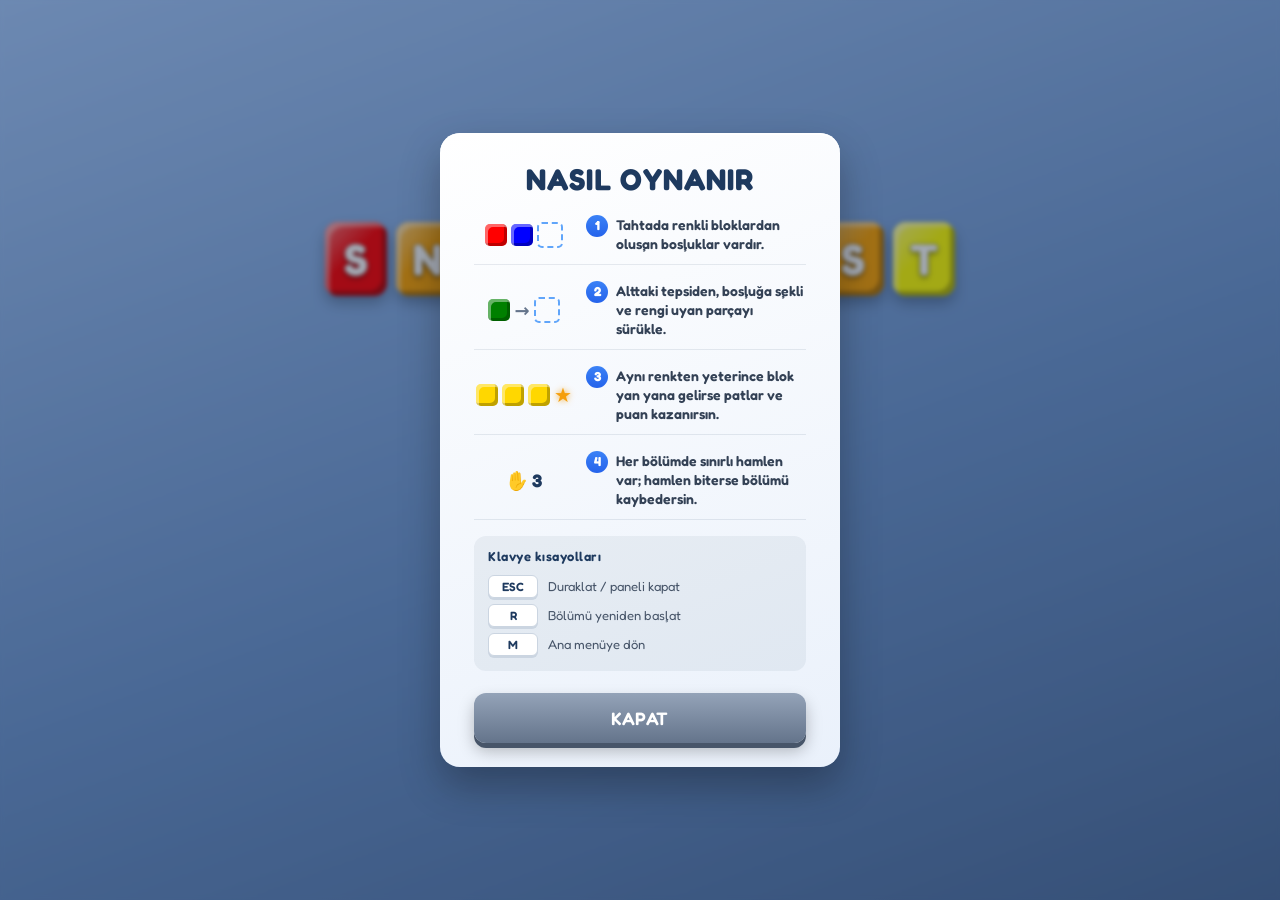
<file: index.html>
<!doctype html>
<html lang="en">
  <head>
    <meta charset="UTF-8" />
    <link rel="icon" type="image/svg+xml" href="data:image/svg+xml,%3Csvg%20xmlns='http://www.w3.org/2000/svg'%20viewBox='0%200%2032%2032'%3E%3Cdefs%3E%3ClinearGradient%20id='b'%20x1='0'%20y1='0'%20x2='0'%20y2='1'%3E%3Cstop%20offset='0'%20stop-color='%235a9bf6'/%3E%3Cstop%20offset='1'%20stop-color='%232563eb'/%3E%3C/linearGradient%3E%3C/defs%3E%3Crect%20x='2'%20y='2'%20width='28'%20height='28'%20rx='8'%20fill='url(%23b)'/%3E%3Crect%20x='4'%20y='4'%20width='24'%20height='11'%20rx='5'%20fill='%23ffffff'%20opacity='0.18'/%3E%3Ctext%20x='16'%20y='22'%20font-family='Arial,Helvetica,sans-serif'%20font-size='14'%20font-weight='bold'%20fill='%23ffffff'%20text-anchor='middle'%3ESB%3C/text%3E%3C/svg%3E" />
    <link rel="preconnect" href="https://fonts.googleapis.com" />
    <link rel="preconnect" href="https://fonts.gstatic.com" crossorigin />
    <link href="https://fonts.googleapis.com/css2?family=Fredoka:wght@400;500;600;700&display=swap" rel="stylesheet" />
    <style>
/* Oyun fontu — tek yerden yonet. Degistirmek icin sadece burayi degistir. */
:root {
  --oyun-font: "Fredoka", system-ui, sans-serif;

  /* ---- OLCEK (responsive) — hersey buradan turer ---- */
  --kare-ara: 3px;                 /* kareler arasi bosluk */
  --tahta-pad: 14px;               /* tahta ic dolgusu */
  /* Kare boyutu: masaustunde 40px'te durur; dar/kisa ekranda kuculur.
     Tahta genisligi ~%92 ekran; yatayda yukseklige (52vh) gore de sinirlanir. */
  --kare-boyut: min(
    40px,
    calc((92vw - 2 * var(--tahta-pad) - 7 * var(--kare-ara)) / 8),
    calc((52vh - 2 * var(--tahta-pad) - 7 * var(--kare-ara)) / 8)
  );
  /* Tahtanin ic genisligi (8 kare + 7 bosluk) — cubuklar bununla eslesir */
  --tahta-ic: calc(8 * var(--kare-boyut) + 7 * var(--kare-ara));

  /* Tepsideki parca mini-kareleri: masaustunde tahtayla ayni (40px);
     dar ekranda kuculur ki 3 slot tepsiye sigsin (tasmaz). */
  --tepsi-kare: min(40px, 5.8vw);
}

body {
  display: flex;
  flex-direction: column;
  justify-content: center;
  align-items: center;
  gap: 24px;
  min-height: 100vh;
  min-height: 100dvh;
  margin: 0;
  font-family: var(--oyun-font);
  background: var(--sayfa-bg, #6f9fd8);
  transition: background 0.6s ease;
  /* Dokunmatik: cift-dokunus zoom yok, sayfa kaymasi/asilma yok */
  touch-action: manipulation;
  overscroll-behavior: none;
  -webkit-tap-highlight-color: transparent;
}

.tahta {
  display: grid;
  grid-template-columns: repeat(8, var(--kare-boyut));
  gap: var(--kare-ara);
  padding: var(--tahta-pad);
  border-radius: 18px;
  background: var(--tahta-bg, #456891);
  box-shadow:
    inset 0 3px 10px rgba(0, 0, 0, 0.4),
    inset 0 -1px 2px rgba(255, 255, 255, 0.1);
  transition: background 0.6s ease;
  touch-action: none;   /* surukleme sirasinda sayfa kaymasin */
}

.kare {
  position: relative;
  height: var(--kare-boyut);
  background: #dddddd;
  color: #dddddd;
  border-radius: 7px;
  transition: transform 0.15s, box-shadow 0.15s;
}

.kare::after {
  content: "";
  position: absolute;
  inset: 0;
  border-radius: 7px;
  background: linear-gradient(135deg, rgba(255, 255, 255, 0.45), rgba(255, 255, 255, 0) 45%);
  box-shadow:
    inset 4px 4px 0 rgba(255, 255, 255, 0.4),
    inset -4px -4px 0 rgba(0, 0, 0, 0.28);
  pointer-events: none;
}

.kare[data-durum="bos"]::after,
.kare[data-durum="temiz"]::after {
  display: none;
}

.kare:hover {
  transform: scale(1.04);
  box-shadow: 0 0 16px 3px currentColor;
}

.kare[data-durum="temiz"]:hover {
  transform: none;
  box-shadow: none;
}

.kare[data-durum="bos"]:hover {
  transform: none;
  box-shadow: inset 0 0 0 2px #60a5fa;
}

.patla {
  animation: patla 0.9s ease forwards;
  z-index: 2;
}

@keyframes patla {
  0% {
    transform: scale(1);
    box-shadow: 0 0 0px 0px currentColor;
  }
  25% {
    transform: scale(1.12);
    box-shadow: 0 0 22px 6px currentColor;
  }
  60% {
    transform: scale(1.12);
    box-shadow: 0 0 26px 8px currentColor;
  }
  100% {
    transform: scale(0);
    opacity: 0;
    box-shadow: 0 0 30px 10px currentColor;
  }
}

.tepsi {
  display: flex;
  flex-wrap: wrap;
  gap: 14px 18px;
  align-items: center;
  justify-content: center;
  min-height: calc(4 * var(--tepsi-kare) + 3 * var(--kare-ara) + 8px);
  width: min(640px, 94vw);
  max-width: 94vw;
  box-sizing: border-box;
  padding: 14px 20px;
  background: #5b83b5;
  border-radius: 14px;
  box-shadow:
    inset 0 2px 5px rgba(0, 0, 0, 0.2),
    0 3px 8px rgba(0, 0, 0, 0.12);
  touch-action: none;
}

.yuva {
  flex: none;
  display: flex;
  align-items: center;
  justify-content: center;
}

.parca {
  display: grid;
  cursor: grab;
  touch-action: none;
  user-select: none;
}

.parca.suruklerken {
  position: fixed;
  z-index: 999;
  pointer-events: none;
  cursor: grabbing;
  filter: drop-shadow(0 6px 10px rgba(0, 0, 0, 0.35));
}

.parca.yapisti {
  filter: drop-shadow(0 0 12px rgba(255, 255, 255, 0.95)) drop-shadow(0 4px 8px rgba(0, 0, 0, 0.3));
  transition: left 0.08s ease-out, top 0.08s ease-out;
}

.kare.hedefte {
  outline: 3px solid rgba(255, 255, 255, 0.95);
  outline-offset: -2px;
  animation: hedefNabiz 0.7s ease-in-out infinite alternate;
}

@keyframes hedefNabiz {
  from { outline-color: rgba(255, 255, 255, 0.45); }
  to   { outline-color: rgba(255, 255, 255, 1); }
}

.mini {
  position: relative;
  border-radius: 6px;
}

.mini::after {
  content: "";
  position: absolute;
  inset: 0;
  border-radius: 6px;
  background: linear-gradient(135deg, rgba(255, 255, 255, 0.45), rgba(255, 255, 255, 0) 45%);
  box-shadow:
    inset 4px 4px 0 rgba(255, 255, 255, 0.4),
    inset -4px -4px 0 rgba(0, 0, 0, 0.28);
  pointer-events: none;
}

.reset {
  width: 48px;
  height: 48px;
  font-size: 22px;
  border: none;
  border-radius: 50%;
  background: #9ca3af;
  color: white;
  cursor: pointer;
  display: flex;
  align-items: center;
  justify-content: center;
}

.reset:hover {
  background: #6b7280;
}

.dugme-satir {
  display: flex;
  gap: 14px;
  align-items: center;
  justify-content: center;
}

.skor {
  font-family: var(--oyun-font);
  font-size: 48px;
  font-weight: 700;
  color: #ffffff;
  letter-spacing: 2px;
  text-shadow:
    0 0 18px rgba(255, 255, 255, 0.55),
    0 3px 0 rgba(0, 0, 0, 0.25),
    0 6px 14px rgba(0, 0, 0, 0.4);
}

.skor.artti {
  animation: skorZipla 0.4s ease;
}

@keyframes skorZipla {
  0%   { transform: scale(1); }
  45%  { transform: scale(1.35); }
  100% { transform: scale(1); }
}

.puan-pop {
  position: fixed;
  z-index: 1000;
  pointer-events: none;
  font-family: var(--oyun-font);
  font-size: 38px;
  font-weight: 700;
  letter-spacing: 0.5px;
  -webkit-text-stroke: 2px rgba(0, 0, 0, 0.9);
  paint-order: stroke fill;
  text-shadow:
    0 0 8px rgba(0, 0, 0, 0.5),
    0 0 18px currentColor;
  animation: puanCik 2.2s ease-out forwards;
}

@keyframes puanCik {
  0% {
    opacity: 0;
    transform: translate(-50%, -50%) scale(0.6);
  }
  12% {
    opacity: 1;
    transform: translate(-50%, -60%) scale(1.15);
  }
  22% {
    opacity: 1;
    transform: translate(-50%, -65%) scale(1);
  }
  70% {
    opacity: 1;
    transform: translate(-50%, -95%) scale(1);
  }
  100% {
    opacity: 0;
    transform: translate(-50%, -150%) scale(0.95);
  }
}

.kaplama {
  position: fixed;
  inset: 0;
  z-index: 2000;
  display: flex;
  align-items: center;
  justify-content: center;
  background: rgba(15, 30, 55, 0);
  backdrop-filter: blur(0px);
  opacity: 0;
  pointer-events: none;
  transition: opacity 0.35s ease, background 0.35s ease, backdrop-filter 0.35s ease;
}

.kaplama.acik {
  opacity: 1;
  pointer-events: auto;
  background: rgba(15, 30, 55, 0.38);
  backdrop-filter: blur(2px);
}

.panel {
  font-family: var(--oyun-font);
  width: min(340px, 92vw);
  box-sizing: border-box;
  padding: 28px 34px 24px;
  border-radius: 20px;
  background: linear-gradient(160deg, #ffffff, #eaf1fb);
  box-shadow:
    0 18px 40px rgba(0, 0, 0, 0.3),
    inset 0 2px 0 rgba(255, 255, 255, 0.9);
  transform: scale(0.75) translateY(20px);
  opacity: 0;
  transition: transform 0.4s cubic-bezier(0.2, 1.3, 0.4, 1), opacity 0.3s ease;
  text-align: center;
}

.kaplama.acik .panel {
  transform: scale(1) translateY(0);
  opacity: 1;
}

.panel-baslik {
  font-size: 30px;
  font-weight: 700;
  color: #1e3a5f;
  letter-spacing: 1px;
  margin-bottom: 4px;
}

.panel-alt {
  font-size: 15px;
  font-weight: 600;
  color: #64748b;
  margin-bottom: 20px;
}

.zorluk-rozet {
  display: inline-block;
  padding: 2px 9px;
  margin-left: 5px;
  border-radius: 999px;
  background: rgba(37, 99, 235, 0.14);
  color: #2563eb;
  font-size: 12px;
  font-weight: 600;
  letter-spacing: 0.5px;
  vertical-align: middle;
}

.panel.kayip .zorluk-rozet {
  background: rgba(220, 38, 38, 0.14);
  color: #dc2626;
}

.stat-satir {
  display: flex;
  justify-content: space-between;
  align-items: center;
  gap: 30px;
  padding: 10px 4px;
  border-bottom: 1px solid rgba(30, 58, 95, 0.1);
  font-size: 16px;
  color: #334155;
}

.stat-satir span:last-child {
  font-weight: 700;
  color: #1e3a5f;
}

.stat-satir.toplam {
  border-bottom: none;
  font-size: 20px;
  padding-top: 14px;
}

.stat-satir.toplam span:last-child {
  font-size: 26px;
  color: #2563eb;
}

.devam-btn {
  margin-top: 22px;
  width: 100%;
  padding: 14px 0;
  font-family: inherit;
  font-size: 18px;
  font-weight: 600;
  letter-spacing: 0.5px;
  color: #ffffff;
  border: none;
  border-radius: 12px;
  background: linear-gradient(180deg, #3b82f6, #2563eb);
  box-shadow: 0 5px 0 #1d4ed8, 0 8px 16px rgba(0, 0, 0, 0.25);
  cursor: pointer;
  transition: transform 0.12s ease, box-shadow 0.12s ease;
}

.devam-btn:hover {
  background: linear-gradient(180deg, #4c8ef7, #2f6fe0);
}

.devam-btn:active {
  transform: translateY(4px);
  box-shadow: 0 1px 0 #1d4ed8, 0 3px 8px rgba(0, 0, 0, 0.25);
}
.ust-bar {
  order: -1;
  position: relative;
  display: flex;
  align-items: center;
  justify-content: center;
  width: min(640px, 94vw);
  max-width: 94vw;
  font-family: var(--oyun-font);
}
.hamle {
  position: absolute;
  right: 0;
  top: -6px;
  display: flex;
  align-items: baseline;
  gap: 6px;
  padding: 5px 12px;
  border-radius: 10px;
  background: rgba(255, 255, 255, 0.8);
  box-shadow: 0 2px 6px rgba(0, 0, 0, 0.15);
}

.hamle-etiket {
  font-size: 11px;
  font-weight: 600;
  letter-spacing: 0.5px;
  color: #64748b;
}
.hamle-sayi {
  font-size: 22px;
  font-weight: 700;
  color: #1e3a5f;
  line-height: 1;
}
.hamle.az .hamle-sayi {
  color: #dc2626;
}

.hamle.azaldi {
  animation: hamleSars 0.3s ease;
}
@keyframes hamleSars {
  0%   { transform: translateX(0) scale(1); }
  30%  { transform: translateX(-3px) scale(1.08); }
  60%  { transform: translateX(3px) scale(1.08); }
  100% { transform: translateX(0) scale(1); }
}

.bolum-gosterge {
  position: absolute;
  left: 0;
  top: -6px;
  display: flex;
  align-items: baseline;
  gap: 6px;
  padding: 5px 12px;
  border-radius: 10px;
  background: rgba(255, 255, 255, 0.8);
  box-shadow: 0 2px 6px rgba(0, 0, 0, 0.15);
}
.bolum-etiket {
  font-size: 11px;
  font-weight: 600;
  letter-spacing: 0.5px;
  color: #64748b;
}
.bolum-sayi {
  font-size: 22px;
  font-weight: 700;
  color: #1e3a5f;
  line-height: 1;
}
.bolum-gosterge.zipla {
  animation: bolumZipla 0.3s ease;
}
@keyframes bolumZipla {
  0%   { transform: scale(1); }
  40%  { transform: scale(1.12); }
  100% { transform: scale(1); }
}
.combo-cubuk {
  flex: none;
  width: var(--tahta-ic);
  height: 8px;
  margin-bottom: -16px;
  border-radius: 999px;
  overflow: hidden;
  background: rgba(15, 30, 55, 0.18);
  box-shadow: inset 0 1px 2px rgba(0, 0, 0, 0.25);
  opacity: 0;
  transition: opacity 0.3s ease, box-shadow 0.2s ease;
}

.combo-cubuk.acik {
  opacity: 1;
  box-shadow:
    inset 0 1px 2px rgba(0, 0, 0, 0.25),
    0 0 calc(var(--parlak, 0) * 5px) rgba(255, 255, 255, 0.9);
}

.combo-dolgu {
  width: 100%;
  height: 100%;
  border-radius: 999px;
  background: #22c55e;
  transform: scaleX(0);
  transform-origin: left center;
  filter: brightness(calc(1 + var(--parlak, 0) * 0.09));
}

.combo-dolgu.akiyor {
  animation: comboAkis 2s linear forwards;
}

@keyframes comboAkis {
  0%   { transform: scaleX(1); background: #22c55e; }
  50%  { background: #facc15; }
  100% { transform: scaleX(0); background: #ef4444; }
}

.combo-yazi {
  position: fixed;
  left: 50%;
  top: 42%;
  z-index: 1500;
  pointer-events: none;
  font-family: var(--oyun-font);
  font-weight: 700;
  letter-spacing: 2px;
  white-space: nowrap;
  paint-order: stroke fill;
  animation: comboCik 1.5s cubic-bezier(0.2, 1.2, 0.4, 1) forwards;
}

@keyframes comboCik {
  0% {
    opacity: 0;
    transform: translate(-50%, -50%) scale(0.3) rotate(-14deg);
  }
  18% {
    opacity: 1;
    transform: translate(-50%, -50%) scale(1.3) rotate(7deg);
  }
  32% {
    opacity: 1;
    transform: translate(-50%, -52%) scale(0.96) rotate(-4deg);
  }
  46% {
    opacity: 1;
    transform: translate(-50%, -55%) scale(1.08) rotate(2deg);
  }
  62% {
    opacity: 1;
    transform: translate(-50%, -62%) scale(1) rotate(0deg);
  }
  100% {
    opacity: 0;
    transform: translate(-50%, -115%) scale(0.9) rotate(0deg);
  }
}

.panel.kayip .panel-baslik {
  color: #b91c1c;
}

.panel.kayip .devam-btn {
  background: linear-gradient(180deg, #ef4444, #dc2626);
  box-shadow: 0 5px 0 #991b1b, 0 8px 16px rgba(0, 0, 0, 0.25);
}

.panel.kayip .devam-btn:hover {
  background: linear-gradient(180deg, #f15b5b, #e03434);
}

.panel.kayip .devam-btn:active {
  box-shadow: 0 1px 0 #991b1b, 0 3px 8px rgba(0, 0, 0, 0.25);
}

.giris {
  position: fixed;
  inset: 0;
  z-index: 3000;
  display: flex;
  flex-direction: column;
  align-items: center;
  justify-content: center;
  gap: 34px;
  background: linear-gradient(160deg, #a7cbfd 0%, #6f97cf 55%, #4f6f9e 100%);
  transition: opacity 0.55s ease, visibility 0.55s ease;
}

.giris.kapali {
  opacity: 0;
  visibility: hidden;
  pointer-events: none;
}

.giris-baslik {
  display: flex;
  gap: 9px;
  max-width: 96vw;
  flex-wrap: wrap;
  justify-content: center;
}

.giris-harf {
  position: relative;
  width: 62px;
  height: 74px;
  border-radius: 13px;
  font-family: var(--oyun-font);
  font-size: 44px;
  font-weight: 700;
  color: #ffffff;
  display: flex;
  align-items: center;
  justify-content: center;
  -webkit-text-stroke: 2px rgba(0, 0, 0, 0.4);
  paint-order: stroke fill;
  text-shadow: 0 3px 5px rgba(0, 0, 0, 0.35);
  box-shadow: 0 7px 14px rgba(0, 0, 0, 0.28);
  animation: harfZipla 0.55s cubic-bezier(0.2, 1.3, 0.4, 1) backwards;
}

.giris-harf::after {
  content: "";
  position: absolute;
  inset: 0;
  border-radius: 13px;
  background: linear-gradient(135deg, rgba(255, 255, 255, 0.45), rgba(255, 255, 255, 0) 45%);
  box-shadow:
    inset 5px 5px 0 rgba(255, 255, 255, 0.4),
    inset -5px -5px 0 rgba(0, 0, 0, 0.28);
  pointer-events: none;
}

@keyframes harfZipla {
  0% {
    opacity: 0;
    transform: translateY(-44px) scale(0.55) rotate(-8deg);
  }
  60% {
    opacity: 1;
    transform: translateY(7px) scale(1.06) rotate(3deg);
  }
  100% {
    opacity: 1;
    transform: translateY(0) scale(1) rotate(0deg);
  }
}

.giris-btn {
  width: auto;
  min-width: 240px;
  padding: 16px 46px;
  margin-top: 4px;
  font-size: 20px;
}

.giris {
  gap: 22px;
}

.giris-menu {
  display: flex;
  flex-direction: column;
  gap: 10px;
  align-items: center;
}

.mini-btn {
  margin-top: 0;
  width: auto;
  min-width: 240px;
  padding: 11px 30px;
  font-size: 15px;
  background: rgba(255, 255, 255, 0.16);
  box-shadow: 0 3px 0 rgba(0, 0, 0, 0.18), 0 5px 12px rgba(0, 0, 0, 0.18);
}

.mini-btn:hover {
  background: rgba(255, 255, 255, 0.28);
}

.mini-btn:active {
  transform: translateY(3px);
  box-shadow: 0 1px 0 rgba(0, 0, 0, 0.18), 0 2px 6px rgba(0, 0, 0, 0.18);
}

.giris-bolum {
  margin-top: -4px;
  font-family: var(--oyun-font);
  font-size: 13px;
  font-weight: 600;
  letter-spacing: 1px;
  color: #ffffff;
  opacity: 0.65;
  text-shadow: 0 1px 2px rgba(0, 0, 0, 0.25);
}

.giris-skor {
  font-family: var(--oyun-font);
  font-size: 14px;
  font-weight: 600;
  letter-spacing: 1.5px;
  color: #ffffff;
  opacity: 0.9;
  text-shadow: 0 1px 3px rgba(0, 0, 0, 0.3);
}

/* ====================================================================
   MODAL PANELLER (ayarlar / nasil oynanir / istatistik / duraklat)
   ==================================================================== */
.kaplama.modal-ust {
  z-index: 3500;
}

.modal-panel {
  max-height: 88vh;
  overflow-y: auto;
  width: min(400px, 92vw);
}

/* Ayarlar */
.ayar-liste {
  display: flex;
  flex-direction: column;
  gap: 4px;
  margin-top: 6px;
  text-align: left;
}

.ayar-satir {
  display: flex;
  justify-content: space-between;
  align-items: center;
  gap: 16px;
  padding: 11px 2px;
  border-bottom: 1px solid rgba(30, 58, 95, 0.1);
  font-size: 15px;
  font-weight: 600;
  color: #334155;
}

.secim-grup {
  display: flex;
  gap: 5px;
  flex-shrink: 0;
}

.secim-grup button {
  font-family: inherit;
  font-size: 13px;
  font-weight: 600;
  padding: 6px 11px;
  border: none;
  border-radius: 8px;
  background: rgba(30, 58, 95, 0.1);
  color: #475569;
  cursor: pointer;
  transition: background 0.15s, color 0.15s;
}

.secim-grup button:hover {
  background: rgba(30, 58, 95, 0.18);
}

.secim-grup button.secili {
  background: linear-gradient(180deg, #3b82f6, #2563eb);
  color: #ffffff;
}

.toggle-btn {
  font-family: inherit;
  font-size: 13px;
  font-weight: 600;
  min-width: 74px;
  padding: 7px 12px;
  border: none;
  border-radius: 999px;
  background: #cbd5e1;
  color: #475569;
  cursor: pointer;
  flex-shrink: 0;
  transition: background 0.15s, color 0.15s;
}

.toggle-btn.acik {
  background: linear-gradient(180deg, #22c55e, #16a34a);
  color: #ffffff;
}

.ses-kontrol {
  display: flex;
  align-items: center;
  gap: 10px;
  flex-shrink: 0;
}

.ses-kontrol input[type="range"] {
  width: 110px;
  accent-color: #2563eb;
  cursor: pointer;
}

.ses-deger {
  min-width: 30px;
  text-align: right;
  font-weight: 700;
  color: #1e3a5f;
}

.tehlike-btn {
  background: linear-gradient(180deg, #ef4444, #dc2626);
  box-shadow: 0 5px 0 #991b1b, 0 8px 16px rgba(0, 0, 0, 0.25);
}

.tehlike-btn:hover {
  background: linear-gradient(180deg, #f15b5b, #e03434);
}

.tehlike-btn:active {
  box-shadow: 0 1px 0 #991b1b, 0 3px 8px rgba(0, 0, 0, 0.25);
}

.tehlike-btn.onayli {
  animation: onayNabiz 0.7s ease-in-out infinite alternate;
}

@keyframes onayNabiz {
  from { filter: brightness(1); }
  to   { filter: brightness(1.25); }
}

.kapat-btn {
  background: linear-gradient(180deg, #94a3b8, #64748b);
  box-shadow: 0 5px 0 #475569, 0 8px 16px rgba(0, 0, 0, 0.25);
}

.kapat-btn:hover {
  background: linear-gradient(180deg, #a3b0c0, #74829a);
}

.kapat-btn:active {
  box-shadow: 0 1px 0 #475569, 0 3px 8px rgba(0, 0, 0, 0.25);
}

.devam-btn.ikincil {
  background: rgba(37, 99, 235, 0.12);
  color: #1e3a5f;
  box-shadow: none;
  margin-top: 12px;
}

.devam-btn.ikincil:hover {
  background: rgba(37, 99, 235, 0.2);
}

.devam-btn.ikincil:active {
  transform: translateY(2px);
  box-shadow: none;
}

/* Nasil oynanir */
.nasil-adimlar {
  display: flex;
  flex-direction: column;
  gap: 6px;
  margin-top: 8px;
  text-align: left;
}

.nasil-adim {
  display: flex;
  align-items: center;
  gap: 14px;
  padding: 10px 2px;
  border-bottom: 1px solid rgba(30, 58, 95, 0.1);
}

.nasil-gorsel {
  display: flex;
  align-items: center;
  gap: 4px;
  flex-shrink: 0;
  width: 96px;
  justify-content: center;
}

.nb {
  width: 22px;
  height: 22px;
  border-radius: 5px;
  box-shadow:
    inset 3px 3px 0 rgba(255, 255, 255, 0.4),
    inset -3px -3px 0 rgba(0, 0, 0, 0.25);
}

.nb.bos {
  background: transparent;
  box-shadow: none;
  border: 2px dashed #60a5fa;
}

.nasil-ok {
  font-size: 18px;
  font-weight: 700;
  color: #64748b;
}

.nasil-patla {
  font-size: 20px;
  color: #f59e0b;
  text-shadow: 0 0 6px rgba(245, 158, 11, 0.8);
}

.nasil-hamle {
  font-size: 18px;
  font-weight: 700;
  color: #1e3a5f;
}

.nasil-metin {
  display: flex;
  align-items: baseline;
  gap: 8px;
  font-size: 14px;
  font-weight: 600;
  color: #334155;
  line-height: 1.35;
}

.nasil-no {
  flex-shrink: 0;
  width: 22px;
  height: 22px;
  border-radius: 50%;
  background: linear-gradient(180deg, #3b82f6, #2563eb);
  color: #fff;
  font-size: 13px;
  font-weight: 700;
  display: inline-flex;
  align-items: center;
  justify-content: center;
}

.kisayol-kutu {
  margin-top: 16px;
  padding: 12px 14px;
  border-radius: 12px;
  background: rgba(30, 58, 95, 0.06);
  text-align: left;
}

.kisayol-baslik {
  font-size: 13px;
  font-weight: 600;
  color: #1e3a5f;
  margin-bottom: 8px;
  letter-spacing: 0.5px;
}

.kisayol-satir {
  display: flex;
  align-items: center;
  gap: 10px;
  font-size: 13px;
  color: #475569;
  padding: 3px 0;
}

.kisayol-satir kbd {
  flex-shrink: 0;
  min-width: 34px;
  text-align: center;
  padding: 3px 7px;
  border-radius: 6px;
  background: #ffffff;
  border: 1px solid #cbd5e1;
  box-shadow: 0 2px 0 #cbd5e1;
  font-family: var(--oyun-font);
  font-size: 12px;
  font-weight: 600;
  color: #1e3a5f;
}

/* Yeni rekor efekti */
.rekor-pop {
  position: fixed;
  left: 50%;
  top: 30%;
  z-index: 1600;
  pointer-events: none;
  font-family: var(--oyun-font);
  font-size: 46px;
  font-weight: 700;
  letter-spacing: 1px;
  white-space: nowrap;
  color: #fde047;
  -webkit-text-stroke: 2px rgba(120, 53, 15, 0.9);
  paint-order: stroke fill;
  text-shadow: 0 0 10px #fbbf24, 0 0 22px #f59e0b, 0 4px 10px rgba(0, 0, 0, 0.45);
  animation: rekorCik 1.8s cubic-bezier(0.2, 1.2, 0.4, 1) forwards;
}

@keyframes rekorCik {
  0%   { opacity: 0; transform: translate(-50%, -50%) scale(0.4) rotate(-10deg); }
  16%  { opacity: 1; transform: translate(-50%, -50%) scale(1.25) rotate(5deg); }
  30%  { opacity: 1; transform: translate(-50%, -52%) scale(1) rotate(0deg); }
  70%  { opacity: 1; transform: translate(-50%, -60%) scale(1.02); }
  100% { opacity: 0; transform: translate(-50%, -110%) scale(0.95); }
}

/* Ekran sarsintisi */
body.sarsil {
  animation: ekranSars 0.28s ease;
}

@keyframes ekranSars {
  0%, 100% { transform: translate(0, 0); }
  20%  { transform: translate(-4px, 2px); }
  40%  { transform: translate(4px, -3px); }
  60%  { transform: translate(-3px, 2px); }
  80%  { transform: translate(3px, -1px); }
}

/* ====================================================================
   RENK KORLUGU SEMBOLLERI
   ==================================================================== */
body.renk-korlugu .kare[data-durum="dolu"]::before {
  content: attr(data-sembol);
  position: absolute;
  inset: 0;
  display: flex;
  align-items: center;
  justify-content: center;
  font-size: 22px;
  line-height: 1;
  color: rgba(255, 255, 255, 0.95);
  text-shadow: 0 1px 2px rgba(0, 0, 0, 0.8);
  z-index: 3;
  pointer-events: none;
}

body.renk-korlugu .mini::before {
  content: attr(data-sembol);
  position: absolute;
  inset: 0;
  display: flex;
  align-items: center;
  justify-content: center;
  font-size: 16px;
  line-height: 1;
  color: rgba(255, 255, 255, 0.95);
  text-shadow: 0 1px 1px rgba(0, 0, 0, 0.75);
  z-index: 3;
  pointer-events: none;
}

/* ====================================================================
   MOD SISTEMI
   ==================================================================== */

/* Menu: MODLAR butonu (vurgulu) + seri gostergesi */
.modlar-ac-btn {
  background: linear-gradient(180deg, #8b5cf6, #7c3aed);
  box-shadow: 0 3px 0 #6d28d9, 0 5px 12px rgba(0, 0, 0, 0.2);
  color: #fff;
}
.modlar-ac-btn:hover { background: linear-gradient(180deg, #9b6cf9, #8b3ef0); }
.modlar-ac-btn:active { box-shadow: 0 1px 0 #6d28d9, 0 2px 6px rgba(0, 0, 0, 0.2); }

.giris-seri {
  font-family: var(--oyun-font);
  font-size: 13px;
  font-weight: 600;
  color: #fff;
  opacity: 0.85;
  text-shadow: 0 1px 2px rgba(0, 0, 0, 0.25);
}

/* Mod secme ekrani */
.modlar-ekran {
  position: fixed;
  inset: 0;
  z-index: 3200;
  display: flex;
  flex-direction: column;
  align-items: center;
  justify-content: center;
  gap: 26px;
  background: linear-gradient(160deg, #a7cbfd 0%, #6f97cf 55%, #4f6f9e 100%);
  transition: opacity 0.4s ease, visibility 0.4s ease;
}
.modlar-ekran.kapali { opacity: 0; visibility: hidden; pointer-events: none; }

.modlar-baslik {
  font-family: var(--oyun-font);
  font-size: 38px;
  font-weight: 700;
  color: #fff;
  letter-spacing: 2px;
  text-shadow: 0 3px 6px rgba(0, 0, 0, 0.35);
}

.mod-izgara {
  display: flex;
  flex-wrap: wrap;
  gap: 18px;
  max-width: min(360px, 92vw);
  justify-content: center;
}

.mod-kart {
  position: relative;
  width: clamp(120px, 40vw, 150px);
  aspect-ratio: 1;
  border-radius: 20px;
  background: linear-gradient(160deg, var(--tema, #3b82f6), var(--tema2, #2563eb));
  box-shadow:
    inset 4px 4px 0 rgba(255, 255, 255, 0.28),
    inset -5px -5px 0 rgba(0, 0, 0, 0.28),
    0 8px 18px rgba(0, 0, 0, 0.3);
  display: flex;
  flex-direction: column;
  align-items: center;
  justify-content: center;
  gap: 6px;
  cursor: pointer;
  color: #fff;
  transition: transform 0.15s ease, box-shadow 0.15s ease;
}
.mod-kart::after {
  content: "";
  position: absolute;
  inset: 0;
  border-radius: 20px;
  background: linear-gradient(135deg, rgba(255, 255, 255, 0.4), rgba(255, 255, 255, 0) 45%);
  pointer-events: none;
}
.mod-kart.tema-klasik   { --tema: #3b82f6; --tema2: #2563eb; }
.mod-kart.tema-ters     { --tema: #a855f7; --tema2: #7c3aed; }
.mod-kart.tema-speedrun { --tema: #f97316; --tema2: #ea580c; }
.mod-kart.tema-gunluk   { --tema: #22c55e; --tema2: #16a34a; }

.mod-kart:hover {
  transform: scale(1.06);
  box-shadow:
    inset 4px 4px 0 rgba(255, 255, 255, 0.28),
    inset -5px -5px 0 rgba(0, 0, 0, 0.28),
    0 0 22px 4px var(--tema),
    0 10px 22px rgba(0, 0, 0, 0.35);
}
.mod-kart.basildi { animation: kartBasil 0.2s ease; }
@keyframes kartBasil {
  0%   { transform: scale(1.06); }
  40%  { transform: scale(0.93); }
  100% { transform: scale(1.06); }
}

.mod-kart-gorsel {
  position: relative;
  z-index: 1;
  height: 56px;
  display: flex;
  align-items: center;
  justify-content: center;
}
.kv-sembol { font-size: 46px; filter: drop-shadow(0 2px 3px rgba(0, 0, 0, 0.4)); }
.kv-grid {
  display: grid;
  grid-template-columns: repeat(3, 15px);
  grid-auto-rows: 15px;
  gap: 3px;
}
.kv-grid i {
  border-radius: 4px;
  box-shadow:
    inset 2px 2px 0 rgba(255, 255, 255, 0.4),
    inset -2px -2px 0 rgba(0, 0, 0, 0.28);
}
.kv-grid i.bos {
  background: rgba(0, 0, 0, 0.2);
  box-shadow: inset 0 0 0 1px rgba(255, 255, 255, 0.22);
}
.mod-kart-ad {
  position: relative;
  z-index: 1;
  font-size: 16px;
  font-weight: 700;
  letter-spacing: 0.5px;
  text-shadow: 0 1px 2px rgba(0, 0, 0, 0.4);
}
.mod-kart-ac {
  position: relative;
  z-index: 1;
  font-size: 10px;
  font-weight: 600;
  opacity: 0.92;
  text-align: center;
  padding: 0 10px;
  line-height: 1.3;
}
.mod-kart .mod-kilit { display: none; }
.mod-kart.kilitli { filter: grayscale(0.7) brightness(0.72); cursor: default; }
.mod-kart.kilitli:hover {
  transform: none;
  box-shadow:
    inset 4px 4px 0 rgba(255, 255, 255, 0.28),
    inset -5px -5px 0 rgba(0, 0, 0, 0.28),
    0 8px 18px rgba(0, 0, 0, 0.3);
}
.mod-kart.kilitli .mod-kilit {
  display: block;
  position: absolute;
  z-index: 2;
  font-size: 40px;
  top: 50%;
  left: 50%;
  transform: translate(-50%, -50%);
  filter: drop-shadow(0 2px 3px rgba(0, 0, 0, 0.5));
}

.geri-btn { min-width: 160px; }

/* Speedrun: sure gostergesi ve cubugu */
.sure-gosterge {
  position: absolute;
  right: 0;
  top: -6px;
  display: flex;
  align-items: baseline;
  gap: 6px;
  padding: 5px 12px;
  border-radius: 10px;
  background: rgba(255, 255, 255, 0.8);
  box-shadow: 0 2px 6px rgba(0, 0, 0, 0.15);
}
.sure-etiket { font-size: 11px; font-weight: 600; letter-spacing: 0.5px; color: #64748b; }
.sure-deger {
  font-size: 22px;
  font-weight: 700;
  color: #1e3a5f;
  line-height: 1;
  min-width: 46px;
  text-align: right;
}
.sure-gosterge.uyari .sure-deger { color: #dc2626; }
.sure-gosterge.uyari { animation: sureNabiz 0.8s ease-in-out infinite; }
@keyframes sureNabiz {
  0%, 100% { transform: scale(1); }
  50%      { transform: scale(1.09); }
}

.sure-cubuk {
  flex: none;
  width: var(--tahta-ic);
  height: 6px;
  margin-bottom: -14px;
  border-radius: 999px;
  overflow: hidden;
  background: rgba(15, 30, 55, 0.18);
  box-shadow: inset 0 1px 2px rgba(0, 0, 0, 0.25);
}
.sure-dolgu {
  height: 100%;
  width: 100%;
  border-radius: 999px;
  background: linear-gradient(90deg, #22c55e, #4ade80);
  transition: width 0.12s linear;
}
.sure-cubuk.uyari .sure-dolgu { background: linear-gradient(90deg, #ef4444, #f87171); }

/* Gunluk: seri gostergesi */
.seri-gosterge {
  position: absolute;
  left: 0;
  top: -6px;
  display: flex;
  align-items: center;
  gap: 5px;
  padding: 5px 12px;
  border-radius: 10px;
  background: rgba(255, 255, 255, 0.8);
  box-shadow: 0 2px 6px rgba(0, 0, 0, 0.15);
}
.seri-alev { font-size: 18px; }
.seri-sayi { font-size: 22px; font-weight: 700; color: #ea580c; line-height: 1; }

/* Sonuc ekrani (seri / geri sayim) */
.son-ust { text-align: center; }
.seri-buyuk { display: flex; align-items: center; justify-content: center; gap: 8px; margin: 4px 0 2px; }
.seri-buyuk .seri-alev { font-size: 40px; }
.seri-sayi-b { font-size: 48px; font-weight: 700; color: #ea580c; text-shadow: 0 2px 4px rgba(0, 0, 0, 0.2); }
.seri-etiket { font-size: 14px; font-weight: 700; color: #16a34a; letter-spacing: 0.5px; margin-bottom: 8px; }
.son-geri { font-size: 13px; font-weight: 600; color: #64748b; margin-top: 12px; }

.seri-kutlama {
  color: #f97316;
  -webkit-text-stroke: 2px rgba(120, 53, 15, 0.85);
  text-shadow: 0 0 10px #fb923c, 0 0 22px #f97316, 0 4px 10px rgba(0, 0, 0, 0.4);
}

/* Ters mod: sabit tepsi slotlari (3 adet, boyut degismez) */
.ters-slot {
  flex: none;
  /* 4 kareye kadar parca sigar; tepsi olcegiyle birlikte kuculur */
  width: calc(4 * var(--tepsi-kare) + 3 * var(--kare-ara) + 6px);
  height: calc(4 * var(--tepsi-kare) + 3 * var(--kare-ara) + 6px);
  display: flex;
  align-items: center;
  justify-content: center;
}

/* Ters mod: bos tahta ve yerlestirme onizlemesi */
body.mod-ters .kare[data-durum="temiz"] { background: rgba(255, 255, 255, 0.06) !important; }
body.mod-ters .kare.onizleme {
  box-shadow: inset 0 0 0 3px var(--onz, #fff);
  background: rgba(255, 255, 255, 0.16) !important;
}
body.mod-ters .kare.onizleme-hata {
  box-shadow: inset 0 0 0 3px #ef4444;
  background: rgba(239, 68, 68, 0.22) !important;
}
/* Tamamlanacak satir/sutun vurgusu (temizlenecegini goster) */
body.mod-ters .kare.cizgi-vurgu {
  box-shadow: 0 0 12px 2px rgba(253, 224, 71, 0.9), inset 0 0 0 2px rgba(253, 224, 71, 0.85);
  z-index: 2;
}

/* ====================================================================
   RESPONSIVE / MOBIL
   ==================================================================== */
body {
  overflow-x: hidden;
}

/* Dokunmatik hedefler: parmakla rahat basma */
.parca,
.mini,
.mod-kart {
  -webkit-user-select: none;
  user-select: none;
}

@media (max-width: 560px) {
  :root {
    --kare-ara: 2px;
    --tahta-pad: 8px;
    /* Tepsi parcalari mobilde tahta ve ekranla birlikte olceklenir. */
    --tepsi-kare: min(28px, 6.4vw, var(--kare-boyut));
  }

  body {
    width: 100%;
    min-height: 100svh;
    box-sizing: border-box;
    justify-content: flex-start;
    gap: clamp(6px, 1.3dvh, 10px);
    padding:
      max(6px, env(safe-area-inset-top))
      max(6px, env(safe-area-inset-right))
      max(6px, env(safe-area-inset-bottom))
      max(6px, env(safe-area-inset-left));
    overflow-y: auto;
  }

  /* Ust bar: skor + gostergeler kucuk ekranda kuculur */
  .skor { font-size: clamp(24px, 8vw, 40px); letter-spacing: 1px; }
  .hamle-sayi, .bolum-sayi, .sure-deger { font-size: 18px; }
  .seri-sayi { font-size: 18px; }
  .hamle, .bolum-gosterge, .sure-gosterge, .seri-gosterge { padding: 4px 8px; }
  .hamle-etiket, .bolum-etiket, .sure-etiket { font-size: 10px; }

  .ust-bar,
  .tepsi {
    width: min(100%, 640px);
    max-width: 100%;
  }

  /* Bos alan varsa oyun dikeyde ortalanir; tasma varsa ustten baslar ve
     tum kontroller kaydirilarak erisilebilir kalir. */
  .ust-bar { margin-top: auto; }
  .dugme-satir { margin-bottom: auto; }

  .tepsi {
    flex-wrap: nowrap;
    justify-content: flex-start;
    align-items: center;
    gap: 8px 10px;
    padding: 9px 10px;
    min-height: calc(4 * var(--tepsi-kare) + 3 * var(--kare-ara) + 18px);
    overflow-x: auto;
    overflow-y: hidden;
    overscroll-behavior-inline: contain;
    scroll-behavior: smooth;
    scrollbar-width: none;
    touch-action: pan-x;
    -webkit-overflow-scrolling: touch;
  }

  .tepsi::-webkit-scrollbar { display: none; }
  .tepsi .yuva { flex: 0 0 auto; }

  .reset {
    width: 44px;
    height: 44px;
    font-size: 20px;
  }

  .dugme-satir { gap: 12px; }

  /* Puan/combo yazilari kucuk ekranda tasmasin */
  .puan-pop { font-size: 28px; }

  /* Paneller */
  .panel { padding: 22px 20px 18px; }
  .modal-panel { padding: 20px 16px; }
  .panel-baslik { font-size: 24px; }
  .ayar-satir { font-size: 14px; gap: 10px; }
  .ses-kontrol input[type="range"] { width: 84px; }

  /* Dokunmatik buton yuksekligi (>= 44px) */
  .devam-btn, .mini-btn { min-height: 46px; }
  .secim-grup button, .toggle-btn { min-height: 40px; }

  /* Giris ekrani */
  .giris { gap: 16px; }
  .giris-baslik { gap: 5px; }
  .giris-harf { width: 40px; height: 50px; font-size: 30px; border-radius: 10px; }
  .giris-btn { min-width: 200px; }
  .mini-btn { min-width: 200px; }

  /* Modlar ekrani */
  .modlar-ekran { gap: 18px; }
  .modlar-baslik { font-size: 30px; }
}

/* Cok dar ekran: menu butonlari daralsin */
@media (max-width: 360px) {
  .giris-btn, .mini-btn, .modlar-ac-btn { min-width: 170px; }
  .giris-harf { width: 36px; height: 45px; font-size: 27px; }
  .tepsi { gap: 6px 8px; padding-inline: 8px; }
}

/* Yatay (landscape) telefon: dikeyde sikismasin, tahta yukseklige gore olceklenir */
@media (orientation: landscape) and (max-height: 520px) {
  html { overflow: hidden; }

  :root {
    --kare-ara: 2px;
    --tahta-pad: 7px;
    --kare-boyut: min(
      32px,
      calc((58dvh - 2 * var(--tahta-pad) - 7 * var(--kare-ara)) / 8),
      calc((48vw - 2 * var(--tahta-pad) - 7 * var(--kare-ara)) / 8)
    );
    --tahta-ic: calc(8 * var(--kare-boyut) + 7 * var(--kare-ara));
    --tepsi-kare: min(17px, 3.5dvh, var(--kare-boyut));
  }

  body {
    justify-content: flex-start;
    gap: 4px;
    height: 100dvh;
    min-height: 0;
    box-sizing: border-box;
    padding:
      max(3px, env(safe-area-inset-top))
      max(6px, env(safe-area-inset-right))
      max(3px, env(safe-area-inset-bottom))
      max(6px, env(safe-area-inset-left));
    overflow-y: hidden;
  }

  .ust-bar,
  .tepsi {
    width: min(76vw, 640px);
    max-width: 76vw;
  }

  .tepsi {
    min-height: 0;
    height: calc(4 * var(--tepsi-kare) + 3 * var(--kare-ara) + 10px);
    padding: 5px 8px;
    gap: 4px 8px;
  }

  .reset {
    width: 38px;
    height: 38px;
    font-size: 18px;
  }

  .dugme-satir { gap: 9px; }
  .skor { font-size: clamp(22px, 6vh, 40px); }
  .hamle, .bolum-gosterge, .sure-gosterge, .seri-gosterge {
    top: -3px;
    padding: 3px 8px;
  }
  .hamle-sayi, .bolum-sayi, .sure-deger, .seri-sayi { font-size: 16px; }
  .hamle-etiket, .bolum-etiket, .sure-etiket { font-size: 9px; }
  .combo-cubuk, .sure-cubuk { margin-bottom: -2px; }
  .giris { gap: 10px; }
  .giris-baslik { gap: 4px; }
  .giris-harf { width: 34px; height: 42px; font-size: 26px; }
  .giris-menu {
    display: grid;
    grid-template-columns: repeat(2, minmax(150px, 1fr));
    gap: 7px 10px;
  }
  .giris-btn, .mini-btn {
    min-width: 0;
    width: min(220px, 34vw);
    min-height: 38px;
    padding-block: 7px;
  }
  .giris-bolum, .giris-skor { margin: 0; }
  .modlar-ekran { gap: 12px; }
  .modlar-baslik { font-size: 26px; }
  .mod-izgara {
    flex-wrap: nowrap;
    max-width: 94vw;
    gap: 10px;
  }
  .mod-kart { width: min(22vw, 112px); }
}

    </style>
    <meta name="viewport" content="width=device-width, initial-scale=1.0, maximum-scale=1.0, user-scalable=no, viewport-fit=cover" />
    <title>SnapBurst</title>
  </head>
  <body>
    <div class="tahta">
      <div class="kare"></div>
      <div class="kare"></div>
      <div class="kare"></div>
      <div class="kare"></div>
      <div class="kare"></div>
      <div class="kare"></div>
      <div class="kare"></div>
      <div class="kare"></div>
      <div class="kare"></div>
      <div class="kare"></div>
      <div class="kare"></div>
      <div class="kare"></div>
      <div class="kare"></div>
      <div class="kare"></div>
      <div class="kare"></div>
      <div class="kare"></div>
      <div class="kare"></div>
      <div class="kare"></div>
      <div class="kare"></div>
      <div class="kare"></div>
      <div class="kare"></div>
      <div class="kare"></div>
      <div class="kare"></div>
      <div class="kare"></div>
      <div class="kare"></div>
      <div class="kare"></div>
      <div class="kare"></div>
      <div class="kare"></div>
      <div class="kare"></div>
      <div class="kare"></div>
      <div class="kare"></div>
      <div class="kare"></div>
      <div class="kare"></div>
      <div class="kare"></div>
      <div class="kare"></div>
      <div class="kare"></div>
      <div class="kare"></div>
      <div class="kare"></div>
      <div class="kare"></div>
      <div class="kare"></div>
      <div class="kare"></div>
      <div class="kare"></div>
      <div class="kare"></div>
      <div class="kare"></div>
      <div class="kare"></div>
      <div class="kare"></div>
      <div class="kare"></div>
      <div class="kare"></div>
      <div class="kare"></div>
      <div class="kare"></div>
      <div class="kare"></div>
      <div class="kare"></div>
      <div class="kare"></div>
      <div class="kare"></div>
      <div class="kare"></div>
      <div class="kare"></div>
      <div class="kare"></div>
      <div class="kare"></div>
      <div class="kare"></div>
      <div class="kare"></div>
      <div class="kare"></div>
      <div class="kare"></div>
      <div class="kare"></div>
      <div class="kare"></div>
    </div>
    <script>
const kareler = document.querySelectorAll(".kare");
const kareDizi = Array.from(kareler);
const renkler = ["red", "orange", "yellow", "green", "blue", "purple"];

const puanlar = {
  red: 2000,
  purple: 1200,
  blue: 800,
  green: 600,
  orange: 400,
  yellow: 200,
};

const HAMLE_BONUS = 1000;
const MINI = 40;
const MINI_ARA = 3;
const MIKNATIS_MESAFE = 42;

// ======================================================================
//  VARSAYILAN AYARLAR  —  buradan kolayca degistirilebilir
// ======================================================================
const VARSAYILAN = {
  dil: "tr",              // tr | en | es
  ses: 70,                // 0-100
  sesAcik: true,
  animHiz: "normal",      // yavas | normal | hizli
  sarsinti: true,
  renkKorlugu: false,
  bolum: 1,            // Klasik: kalinan bolum
  enYuksek: 0,         // Klasik: en yuksek skor
  nasilGosterildi: false,
  tersEnYuksek: 0,     // Ters mod: en yuksek skor
  speedEnBolum: 0,     // Speedrun: ulasilan en yuksek bolum
  gunluk: { seri: 0, enUzunSeri: 0, toplam: 0, sonTarih: null },  // Gunluk mod
  ist: {
    tamamlananBolum: 0,
    toplamBlok: 0,
    toplamPuan: 0,
    enYuksekCombo: 1,
    oyunSayisi: 0,
  },
};

// Animasyon temel sureleri (Normal). Hiz carpani bunlari olcekler.
const PATLA_SURE = 900;   // patlama animasyonu (ms)
const ADIM_SURE = 70;     // patlama dalga gecikmesi (ms)
const POP_SURE = 2200;    // puan yazisi ekranda kalma (ms)

// Renk korlugu sembolleri
const renkSembol = {
  red: "●",     // daire
  blue: "▲",    // ucgen
  green: "■",   // kare
  yellow: "★",  // yildiz
  purple: "✚",  // arti
  orange: "◆",  // baklava
};

// ======================================================================
//  DILLER  —  yeni dil eklemek icin buraya yeni bir blok ekle
// ======================================================================
const DILLER = {
  tr: {
    basla: "BAŞLA", ayarlar: "AYARLAR", nasilOynanir: "NASIL OYNANIR", istatistikler: "İSTATİSTİKLER",
    bolumKelime: "Bölüm", enYuksekSkor: "En yüksek", bolumEtiket: "BÖLÜM", hamleEtiket: "HAMLE",
    ipuc_yenile: "Yeniden başlat", ipuc_anamenu: "Ana menü", ipuc_ayarlar: "Ayarlar",
    bolumTamam: "BÖLÜM TAMAM", basarisiz: "BAŞARISIZ", sonrakiBolum: "SONRAKİ BÖLÜM", tekrarDene: "TEKRAR DENE",
    hamlenBitti: "hamlen bitti",
    st_blok: "Patlattığın blok", st_bonus: "Kalan hamle bonusu", st_bolumPuan: "Bölüm puanı",
    st_toplam: "Toplam puan", st_enYuksek: "En yüksek skor",
    zor_kolay: "Kolay", zor_orta: "Orta", zor_zor: "Zor", zor_cokzor: "Çok Zor",
    ayarlarBaslik: "AYARLAR", ayar_dil: "Dil", ayar_ses: "Ses seviyesi", ayar_sesAcik: "Ses",
    ayar_anim: "Animasyon hızı", anim_yavas: "Yavaş", anim_normal: "Normal", anim_hizli: "Hızlı",
    ayar_sarsinti: "Ekran sarsıntısı", ayar_renkKor: "Renk körlüğü modu", ayar_sifirla: "İlerlemeyi sıfırla",
    sifirlaOnay: "Emin misin? (tekrar bas)", kapat: "KAPAT", acikDurum: "Açık", kapaliDurum: "Kapalı",
    nasilBaslik: "NASIL OYNANIR",
    nasil1: "Tahtada renkli bloklardan oluşan boşluklar vardır.",
    nasil2: "Alttaki tepsiden, boşluğa şekli ve rengi uyan parçayı sürükle.",
    nasil3: "Aynı renkten yeterince blok yan yana gelirse patlar ve puan kazanırsın.",
    nasil4: "Her bölümde sınırlı hamlen var; hamlen biterse bölümü kaybedersin.",
    kisayollar: "Klavye kısayolları", ks_esc: "Duraklat / paneli kapat",
    ks_r: "Bölümü yeniden başlat", ks_m: "Ana menüye dön", ileri: "İleri", geri: "Geri",
    istBaslik: "İSTATİSTİKLER", ist_bolum: "Tamamlanan bölüm", ist_blok: "Toplam patlatılan blok",
    ist_puan: "Toplam kazanılan puan", ist_combo: "En yüksek combo", ist_oyun: "Oynanan oyun sayısı",
    duraklatildi: "DURAKLATILDI", devamEt: "DEVAM ET", anaMenu: "ANA MENÜ",
    yeniRekor: "YENİ REKOR!",
    modlar: "MODLAR", geriBtn: "GERİ",
    mod_klasik: "KLASİK", mod_klasik_ac: "Bölüm bölüm ilerle",
    mod_ters: "TERS MOD", mod_ters_ac: "Tahta boş, sen doldur",
    mod_speedrun: "SPEEDRUN", mod_speedrun_ac: "Süreye karşı yarış",
    mod_gunluk: "GÜNLÜK", mod_gunluk_ac: "Her gün yeni bulmaca",
    oyunBitti: "OYUN BİTTİ", sr_sure: "SÜRE",
    st_devreden: "Devreden süre", sr_toplamSure: "Toplam süre",
    sr_ulasilanBolum: "Ulaşılan bölüm", sr_enIyiBolum: "En iyi bölüm",
    gunluk_seri: "Seri", gunluk_enUzun: "En uzun seri", gunluk_toplam: "Tamamlanan bulmaca",
    gunluk_tarih: "Tarih", gunluk_hamleKullanilan: "Kullanılan hamle",
    gunluk_yarin: "Yarınki bulmacaya", gunluk_bugunBitti: "BUGÜNLÜK TAMAM",
    gunluk_seriArtti: "SERİ SÜRÜYOR!", gunluk_seriBasladi: "SERİ BAŞLADI!",
    gunluk_seriKirildi: "Yeni bir seri başlıyor", tekrar: "TEKRAR", menuSeri: "Seri",
    ters_cizgi: "Temizlenen çizgi",
  },
  en: {
    basla: "START", ayarlar: "SETTINGS", nasilOynanir: "HOW TO PLAY", istatistikler: "STATISTICS",
    bolumKelime: "Level", enYuksekSkor: "Best", bolumEtiket: "LEVEL", hamleEtiket: "MOVES",
    ipuc_yenile: "Restart", ipuc_anamenu: "Main menu", ipuc_ayarlar: "Settings",
    bolumTamam: "LEVEL COMPLETE", basarisiz: "FAILED", sonrakiBolum: "NEXT LEVEL", tekrarDene: "TRY AGAIN",
    hamlenBitti: "out of moves",
    st_blok: "Blocks cleared", st_bonus: "Move bonus", st_bolumPuan: "Level score",
    st_toplam: "Total score", st_enYuksek: "Best score",
    zor_kolay: "Easy", zor_orta: "Medium", zor_zor: "Hard", zor_cokzor: "Very Hard",
    ayarlarBaslik: "SETTINGS", ayar_dil: "Language", ayar_ses: "Volume", ayar_sesAcik: "Sound",
    ayar_anim: "Animation speed", anim_yavas: "Slow", anim_normal: "Normal", anim_hizli: "Fast",
    ayar_sarsinti: "Screen shake", ayar_renkKor: "Colorblind mode", ayar_sifirla: "Reset progress",
    sifirlaOnay: "Are you sure? (tap again)", kapat: "CLOSE", acikDurum: "On", kapaliDurum: "Off",
    nasilBaslik: "HOW TO PLAY",
    nasil1: "The board has gaps made of colored blocks.",
    nasil2: "Drag the piece whose shape and color fit the gap from the tray below.",
    nasil3: "When enough same-color blocks line up, they burst and you score.",
    nasil4: "Each level has limited moves; run out and you lose the level.",
    kisayollar: "Keyboard shortcuts", ks_esc: "Pause / close panel",
    ks_r: "Restart level", ks_m: "Back to main menu", ileri: "Next", geri: "Back",
    istBaslik: "STATISTICS", ist_bolum: "Levels completed", ist_blok: "Total blocks cleared",
    ist_puan: "Total score earned", ist_combo: "Best combo", ist_oyun: "Games played",
    duraklatildi: "PAUSED", devamEt: "RESUME", anaMenu: "MAIN MENU",
    yeniRekor: "NEW RECORD!",
    modlar: "MODES", geriBtn: "BACK",
    mod_klasik: "CLASSIC", mod_klasik_ac: "Progress level by level",
    mod_ters: "REVERSE", mod_ters_ac: "Empty board, you fill it",
    mod_speedrun: "SPEEDRUN", mod_speedrun_ac: "Race against time",
    mod_gunluk: "DAILY", mod_gunluk_ac: "A new puzzle every day",
    oyunBitti: "GAME OVER", sr_sure: "TIME",
    st_devreden: "Carried time", sr_toplamSure: "Total time",
    sr_ulasilanBolum: "Level reached", sr_enIyiBolum: "Best level",
    gunluk_seri: "Streak", gunluk_enUzun: "Longest streak", gunluk_toplam: "Puzzles solved",
    gunluk_tarih: "Date", gunluk_hamleKullanilan: "Moves used",
    gunluk_yarin: "Next puzzle in", gunluk_bugunBitti: "DONE FOR TODAY",
    gunluk_seriArtti: "STREAK GOES ON!", gunluk_seriBasladi: "STREAK STARTED!",
    gunluk_seriKirildi: "A new streak begins", tekrar: "RETRY", menuSeri: "Streak",
    ters_cizgi: "Lines cleared",
  },
  es: {
    basla: "EMPEZAR", ayarlar: "AJUSTES", nasilOynanir: "CÓMO JUGAR", istatistikler: "ESTADÍSTICAS",
    bolumKelime: "Nivel", enYuksekSkor: "Mejor", bolumEtiket: "NIVEL", hamleEtiket: "JUGADAS",
    ipuc_yenile: "Reiniciar", ipuc_anamenu: "Menú principal", ipuc_ayarlar: "Ajustes",
    bolumTamam: "NIVEL COMPLETADO", basarisiz: "FALLASTE", sonrakiBolum: "SIGUIENTE NIVEL", tekrarDene: "REINTENTAR",
    hamlenBitti: "sin movimientos",
    st_blok: "Bloques reventados", st_bonus: "Bono de movimientos", st_bolumPuan: "Puntos del nivel",
    st_toplam: "Puntos totales", st_enYuksek: "Mejor puntuación",
    zor_kolay: "Fácil", zor_orta: "Medio", zor_zor: "Difícil", zor_cokzor: "Muy Difícil",
    ayarlarBaslik: "AJUSTES", ayar_dil: "Idioma", ayar_ses: "Volumen", ayar_sesAcik: "Sonido",
    ayar_anim: "Velocidad de animación", anim_yavas: "Lento", anim_normal: "Normal", anim_hizli: "Rápido",
    ayar_sarsinti: "Vibración de pantalla", ayar_renkKor: "Modo daltónico", ayar_sifirla: "Reiniciar progreso",
    sifirlaOnay: "¿Seguro? (pulsa otra vez)", kapat: "CERRAR", acikDurum: "Sí", kapaliDurum: "No",
    nasilBaslik: "CÓMO JUGAR",
    nasil1: "El tablero tiene huecos formados por bloques de colores.",
    nasil2: "Arrastra desde la bandeja la pieza cuya forma y color encajen en el hueco.",
    nasil3: "Cuando bastantes bloques del mismo color se juntan, estallan y ganas puntos.",
    nasil4: "Cada nivel tiene movimientos limitados; si se acaban, pierdes el nivel.",
    kisayollar: "Atajos de teclado", ks_esc: "Pausar / cerrar panel",
    ks_r: "Reiniciar nivel", ks_m: "Volver al menú", ileri: "Siguiente", geri: "Atrás",
    istBaslik: "ESTADÍSTICAS", ist_bolum: "Niveles completados", ist_blok: "Bloques reventados",
    ist_puan: "Puntos totales ganados", ist_combo: "Mejor combo", ist_oyun: "Partidas jugadas",
    duraklatildi: "EN PAUSA", devamEt: "CONTINUAR", anaMenu: "MENÚ PRINCIPAL",
    yeniRekor: "¡NUEVO RÉCORD!",
    modlar: "MODOS", geriBtn: "ATRÁS",
    mod_klasik: "CLÁSICO", mod_klasik_ac: "Avanza nivel a nivel",
    mod_ters: "MODO INVERSO", mod_ters_ac: "Tablero vacío, tú lo llenas",
    mod_speedrun: "SPEEDRUN", mod_speedrun_ac: "Corre contra el tiempo",
    mod_gunluk: "DIARIO", mod_gunluk_ac: "Un puzzle nuevo cada día",
    oyunBitti: "FIN DEL JUEGO", sr_sure: "TIEMPO",
    st_devreden: "Tiempo acumulado", sr_toplamSure: "Tiempo total",
    sr_ulasilanBolum: "Nivel alcanzado", sr_enIyiBolum: "Mejor nivel",
    gunluk_seri: "Racha", gunluk_enUzun: "Mejor racha", gunluk_toplam: "Puzzles resueltos",
    gunluk_tarih: "Fecha", gunluk_hamleKullanilan: "Jugadas usadas",
    gunluk_yarin: "Próximo puzzle en", gunluk_bugunBitti: "HECHO POR HOY",
    gunluk_seriArtti: "¡RACHA CONTINÚA!", gunluk_seriBasladi: "¡RACHA INICIADA!",
    gunluk_seriKirildi: "Empieza una nueva racha", tekrar: "REINTENTAR", menuSeri: "Racha",
    ters_cizgi: "Líneas eliminadas",
  },
};

const KAYIT_ANAHTAR = "snapburst_v2";
const yereller = { tr: "tr-TR", en: "en-US", es: "es-ES" };

function derinKopya(o) {
  return JSON.parse(JSON.stringify(o));
}

function birlestir(temel, gelen) {
  const sonuc = derinKopya(temel);
  if (gelen && typeof gelen === "object") {
    Object.keys(gelen).forEach(function (k) {
      if (!(k in sonuc)) return;
      const t = sonuc[k], g = gelen[k];
      // Ic ice sade nesneleri (ist, gunluk) alan alan birlestir
      if (t && typeof t === "object" && !Array.isArray(t) &&
          g && typeof g === "object" && !Array.isArray(g)) {
        Object.assign(sonuc[k], g);
      } else {
        sonuc[k] = g;
      }
    });
  }
  return sonuc;
}

function veriYukle() {
  try {
    const ham = localStorage.getItem(KAYIT_ANAHTAR);
    if (!ham) return derinKopya(VARSAYILAN);
    return birlestir(VARSAYILAN, JSON.parse(ham));
  } catch (e) {
    return derinKopya(VARSAYILAN);
  }
}

function veriKaydet() {
  try {
    localStorage.setItem(KAYIT_ANAHTAR, JSON.stringify(veri));
  } catch (e) {}
}

let veri = veriYukle();

function metin(anahtar) {
  const d = DILLER[veri.dil] || DILLER.tr;
  if (d[anahtar] != null) return d[anahtar];
  if (DILLER.tr[anahtar] != null) return DILLER.tr[anahtar];
  return anahtar;
}

function sayiBicim(n) {
  return Number(n).toLocaleString(yereller[veri.dil] || "tr-TR");
}

// ======================================================================
//  SES SISTEMI  —  Web Audio API ile sentezlenir (ses dosyasi kullanmaz)
//  --------------------------------------------------------------------
//  Ince ayar: her sesin frekans / sure / seviye degerlerini buradan
//  degistirebilirsin. seviye 0-1 arasi; genel seviye "anaSeviye" ve
//  ayarlar menusundeki ses seviyesi ile carpilir.
// ======================================================================
const SES_AYAR = {
  anaSeviye: 0.5,   // tum seslerin ust sinir carpani (veri.ses ile carpilir)
  filtreHz: 3600,   // yumusaklik icin alcak-gecirgen suzgec kesimi (Hz)

  // Parca bosluga oturunca: kisa, tok, yumusak tik/pop
  koy:    { frekans: 340, bitis: 185, sure: 0.11, seviye: 0.60, dalga: "triangle" },
  // Yanlis yere birakinca: cok kisa, alcak, nazik "olmadi"
  olmadi: { frekans: 200, bitis: 150, sure: 0.13, seviye: 0.42, dalga: "sine" },
  // Blok patlayinca: yumusak dolgun "puf"; combo ile perdesi yukselir
  patla:  { frekans: 190, sure: 0.26, seviye: 0.50, perdeAdim: 55, pufHz: 640, pufAdim: 90 },
  // Combo x2+: patlamanin ustune binen kisa parlak ding; combo ile tizlesir
  combo:  { frekans: 880, sure: 0.20, seviye: 0.34, perdeAdim: 120 },
  // Butona basinca: cok kisa, notr tik
  tik:    { frekans: 420, sure: 0.045, seviye: 0.30, dalga: "sine" },
  // Bolum tamamlaninca: kisa, nese li, yukselen jingle
  kazan:  { notalar: [523, 659, 784, 1046], notaSure: 0.13, aralik: 0.09, seviye: 0.42, dalga: "triangle" },
  // Yeni bolume gecerken: kisa, "ileri" hissi veren yukselen gecis
  bolum:  { frekans: 300, bitis: 660, sure: 0.26, seviye: 0.40, dalga: "sine" },
  // Bolum kaybedilince: alcalan, kisa, yumusak
  kayip:  { notalar: [392, 311, 233], notaSure: 0.16, aralik: 0.10, seviye: 0.40, dalga: "sine" },
};

let sesCtx = null;
let sesFiltre = null;
let sesSeviyesi = veri.sesAcik ? veri.ses : 0;

function sesSeviyesiGuncelle() {
  sesSeviyesi = veri.sesAcik ? veri.ses : 0;
}

function sesBaglamHazir() {
  if (sesCtx) return true;
  const AC = window.AudioContext || window.webkitAudioContext;
  if (!AC) return false;
  sesCtx = new AC();
  sesFiltre = sesCtx.createBiquadFilter();
  sesFiltre.type = "lowpass";
  sesFiltre.frequency.value = SES_AYAR.filtreHz;
  sesFiltre.Q.value = 0.4;
  sesFiltre.connect(sesCtx.destination);
  return true;
}

// Ilk kullanici etkilesiminde audio context uyandirilir (tarayici kurali).
function sesUyandir() {
  if (!sesBaglamHazir()) return;
  if (sesCtx.state === "suspended") sesCtx.resume();
}
document.addEventListener("pointerdown", sesUyandir);
document.addEventListener("keydown", sesUyandir);

// Yumusak zarfli tek ton (tiklama/pop onlemek icin ustel rampa).
function sesNota(baslaT, frekans, sure, tepe, dalga, kayFrekans) {
  const osc = sesCtx.createOscillator();
  const g = sesCtx.createGain();
  osc.type = dalga || "sine";
  osc.frequency.setValueAtTime(frekans, baslaT);
  if (kayFrekans) osc.frequency.exponentialRampToValueAtTime(Math.max(1, kayFrekans), baslaT + sure);
  const zirve = Math.max(0.0002, tepe);
  g.gain.setValueAtTime(0.0001, baslaT);
  g.gain.exponentialRampToValueAtTime(zirve, baslaT + Math.min(0.012, sure * 0.3));
  g.gain.exponentialRampToValueAtTime(0.0001, baslaT + sure);
  osc.connect(g);
  g.connect(sesFiltre);
  osc.start(baslaT);
  osc.stop(baslaT + sure + 0.03);
}

// Yumusak "puf": kisa, alcak-gecirgen suzulmus, sonumlenen gurultu.
function sesPuf(baslaT, sure, tepe, kesimHz) {
  const n = Math.max(1, Math.floor(sesCtx.sampleRate * sure));
  const buf = sesCtx.createBuffer(1, n, sesCtx.sampleRate);
  const d = buf.getChannelData(0);
  for (let i = 0; i < n; i++) d[i] = (Math.random() * 2 - 1) * (1 - i / n);
  const src = sesCtx.createBufferSource();
  src.buffer = buf;
  const lp = sesCtx.createBiquadFilter();
  lp.type = "lowpass";
  lp.frequency.value = kesimHz;
  lp.Q.value = 0.5;
  const g = sesCtx.createGain();
  g.gain.setValueAtTime(0.0001, baslaT);
  g.gain.exponentialRampToValueAtTime(Math.max(0.0002, tepe), baslaT + 0.01);
  g.gain.exponentialRampToValueAtTime(0.0001, baslaT + sure);
  src.connect(lp);
  lp.connect(g);
  g.connect(sesFiltre);
  src.start(baslaT);
  src.stop(baslaT + sure + 0.02);
}

// Tek cagri noktasi. carpan = combo carpani (perde icin, varsayilan 1).
function sesCal(isim, carpan) {
  if (!veri.sesAcik || veri.ses <= 0) return;
  if (!sesBaglamHazir()) return;
  if (sesCtx.state === "suspended") sesCtx.resume();

  const A = SES_AYAR;
  const g0 = (veri.ses / 100) * A.anaSeviye;   // genel seviye carpani
  const t = sesCtx.currentTime + 0.001;
  const k = carpan || 1;

  if (isim === "koy") {
    sesNota(t, A.koy.frekans, A.koy.sure, g0 * A.koy.seviye, A.koy.dalga, A.koy.bitis);
  } else if (isim === "olmadi") {
    sesNota(t, A.olmadi.frekans, A.olmadi.sure, g0 * A.olmadi.seviye, A.olmadi.dalga, A.olmadi.bitis);
  } else if (isim === "patla") {
    const f = A.patla.frekans + (k - 1) * A.patla.perdeAdim;
    sesNota(t, f, A.patla.sure, g0 * A.patla.seviye, "sine", f * 0.6);
    sesPuf(t, A.patla.sure * 0.7, g0 * A.patla.seviye * 0.5, A.patla.pufHz + (k - 1) * A.patla.pufAdim);
  } else if (isim === "combo") {
    const f = A.combo.frekans + (k - 2) * A.combo.perdeAdim;
    sesNota(t, f, A.combo.sure, g0 * A.combo.seviye, "sine");
    sesNota(t + 0.04, f * 1.5, A.combo.sure * 0.8, g0 * A.combo.seviye * 0.7, "sine");
  } else if (isim === "tik") {
    sesNota(t, A.tik.frekans, A.tik.sure, g0 * A.tik.seviye, A.tik.dalga);
  } else if (isim === "kazan") {
    A.kazan.notalar.forEach(function (f, i) {
      sesNota(t + i * A.kazan.aralik, f, A.kazan.notaSure, g0 * A.kazan.seviye, A.kazan.dalga);
    });
  } else if (isim === "bolum") {
    sesNota(t, A.bolum.frekans, A.bolum.sure, g0 * A.bolum.seviye, A.bolum.dalga, A.bolum.bitis);
  } else if (isim === "kayip") {
    A.kayip.notalar.forEach(function (f, i) {
      sesNota(t + i * A.kayip.aralik, f, A.kayip.notaSure, g0 * A.kayip.seviye, A.kayip.dalga);
    });
  }
}

function animCarpan() {
  if (veri.animHiz === "hizli") return 0.5;
  if (veri.animHiz === "yavas") return 1.5;
  return 1;
}

const bolumRenkleri = [
  { sayfa: "#6f9fd8", tahta: "#456891" },
  { sayfa: "#8a76b8", tahta: "#5b4c80" },
  { sayfa: "#5fa3a0", tahta: "#3c6f6c" },
  { sayfa: "#7480c4", tahta: "#4c5588" },
  { sayfa: "#b07487", tahta: "#7d4859" },
  { sayfa: "#6faa78", tahta: "#487a51" },
];

function arkaPlanGuncelle() {
  const secim = bolumRenkleri[(bolum - 1) % bolumRenkleri.length];
  document.documentElement.style.setProperty("--sayfa-bg", secim.sayfa);
  document.documentElement.style.setProperty("--tahta-bg", secim.tahta);
}

// ======================================================================
//  ZORLUK AYARLARI  —  dengeyi buradan elle ayarlayabilirsin
//  Kademe tablolarinda: bolum <= "bolum" olan İLK satir secilir.
// ======================================================================
const ZORLUK = {
  // 1) Kullanilan renk sayisi
  renk: [
    { bolum: 2, deger: 3 },          // bolum 1-2
    { bolum: 5, deger: 4 },          // bolum 3-5
    { bolum: 9, deger: 5 },          // bolum 6-9
    { bolum: Infinity, deger: 6 },   // bolum 10+
  ],

  // 2) Bosluk sayisi: bolum 1'de "baslangic", her bolum "artis", "max"ta durur
  bosluk: { baslangic: 4, artis: 1, max: 14 },

  // 4) Fazladan hamle hakki
  ekstraHamle: [
    { bolum: 3, deger: 3 },          // bolum 1-3
    { bolum: 7, deger: 2 },          // bolum 4-7
    { bolum: Infinity, deger: 1 },   // bolum 8+
  ],

  // 5) Patlama esigi (kac ayni renk yan yana gelince patlar)
  esik: [
    { bolum: 4, deger: 3 },          // bolum 1-4
    { bolum: 11, deger: 4 },         // bolum 5-11
    { bolum: Infinity, deger: 5 },   // bolum 12+
  ],

  // 6) Combo penceresi (ms)
  comboSure: [
    { bolum: 4, deger: 2500 },       // bolum 1-4
    { bolum: 9, deger: 2000 },       // bolum 5-9
    { bolum: Infinity, deger: 1500 },// bolum 10+
  ],

  // 7) Puan carpani = puanTaban + bolum * puanEgim
  puanTaban: 1,
  puanEgim: 0.1,

  // 3) Sekil havuzu bu bolumlerden İTİBAREN genisler
  sekilOrtaBolum: 4,   // 4 kareli basit sekiller (I, kare) girer
  sekilZorBolum: 8,    // T / karmasik 4 kareli sekiller girer

  // EK) Panel zorluk etiketi (dil anahtari)
  etiket: [
    { bolum: 3, ad: "zor_kolay" },     // bolum 1-3
    { bolum: 7, ad: "zor_orta" },      // bolum 4-7
    { bolum: 11, ad: "zor_zor" },      // bolum 8-11
    { bolum: Infinity, ad: "zor_cokzor" }, // bolum 12+
  ],
};

// ======================================================================
//  MOD AYARLARI  —  her modun ince ayari buradan yapilir
// ======================================================================
const MOD_AYAR = {
  ters: {
    // Block Blast mantigi: renk/combo sisteminden bagimsiz, satir/sutun temizleme
    tepsiParca: 3,      // tepsideki sabit slot / parca sayisi
    tahtaBoyut: 8,      // NxN tahta
    blokPuan: 10,       // yerlestirilen her blok icin puan
    cizgiPuan: 800,     // temizlenen her cizgi (satir/sutun) icin puan
    renkSayisi: 6,      // gorsel renk cesitliligi (puana etkisi YOK)
    zorlukBolum: 5,     // sekil havuzu icin referans bolum
  },
  speedrun: {
    tabanSure: 6,       // her bolume taban saniye
    boslukCarpani: 1.6, // her bosluk basina eklenen saniye
    cimriEgim: 0.04,    // ilerledikce sure cimrilesir (bolum basina)
    enAzCimri: 0.5,     // cimrilik carpani bu degerin altina inmez
    enAzSure: 6,        // bir bolum en az bu kadar saniye alir
    uyariEsik: 10,      // altinda kirmizi + nabiz
  },
  gunluk: {
    zorlukBolum: 6,     // gunluk bulmacanin sabit zorluk seviyesi
  },
};

let mod = "klasik";     // "klasik" | "ters" | "speedrun" | "gunluk"

// Tohumlu rastgelelik (sadece gunluk modda kullanilir; aksi halde Math.random)
let rastgeleUretici = null;
function rastgele() {
  return rastgeleUretici ? rastgeleUretici() : Math.random();
}
function mulberry32(a) {
  return function () {
    a |= 0; a = (a + 0x6D2B79F5) | 0;
    let t = Math.imul(a ^ (a >>> 15), 1 | a);
    t = (t + Math.imul(t ^ (t >>> 7), 61 | t)) ^ t;
    return ((t ^ (t >>> 14)) >>> 0) / 4294967296;
  };
}
function tarihAnahtar(d) {
  return d.getFullYear() + "-" + (d.getMonth() + 1) + "-" + d.getDate();
}
function dunAnahtar() {
  const d = new Date();
  d.setDate(d.getDate() - 1);
  return tarihAnahtar(d);
}
function tarihTohum(d) {
  return d.getFullYear() * 10000 + (d.getMonth() + 1) * 100 + d.getDate();
}

// Kademeli sekil havuzlari
const sekilBasit = [                 // 2-3 kareli: duz cizgi ve basit L
  [[0,0],[0,1]],
  [[0,0],[1,0]],
  [[0,0],[0,1],[0,2]],
  [[0,0],[1,0],[2,0]],
  [[0,0],[0,1],[1,0]],
  [[0,0],[0,1],[1,1]],
  [[0,0],[1,0],[1,1]],
  [[0,1],[1,0],[1,1]],
];
const sekilOrta = [                  // 4 kareli duzenli: uzun cizgiler ve kare
  [[0,0],[0,1],[0,2],[0,3]],
  [[0,0],[1,0],[2,0],[3,0]],
  [[0,0],[0,1],[1,0],[1,1]],
];
const sekilZor = [                   // 4 kareli karmasik: T ve duzensiz formlar
  [[0,0],[0,1],[0,2],[1,1]],
  [[0,0],[1,0],[1,1],[1,2]],
  [[0,0],[0,1],[0,2],[1,0]],
  [[0,0],[1,0],[2,0],[2,1]],
];

function kademeSec(bolum, tablo) {
  for (const satir of tablo) {
    if (bolum <= satir.bolum) return satir;
  }
  return tablo[tablo.length - 1];
}

function bolumAyarlari(bolum) {
  let sekiller = sekilBasit.slice();
  if (bolum >= ZORLUK.sekilOrtaBolum) sekiller = sekiller.concat(sekilOrta);
  if (bolum >= ZORLUK.sekilZorBolum) sekiller = sekiller.concat(sekilZor);

  return {
    renkSayisi: kademeSec(bolum, ZORLUK.renk).deger,
    bosluk: Math.min(
      ZORLUK.bosluk.baslangic + (bolum - 1) * ZORLUK.bosluk.artis,
      ZORLUK.bosluk.max
    ),
    ekstraHamle: kademeSec(bolum, ZORLUK.ekstraHamle).deger,
    esik: kademeSec(bolum, ZORLUK.esik).deger,
    comboSure: kademeSec(bolum, ZORLUK.comboSure).deger,
    puanCarpani: ZORLUK.puanTaban + bolum * ZORLUK.puanEgim,
    sekiller: sekiller,
    zorluk: kademeSec(bolum, ZORLUK.etiket).ad,
  };
}

const ustBar = document.createElement("div");
ustBar.className = "ust-bar";
document.body.appendChild(ustBar);

const bolumKutu = document.createElement("div");
bolumKutu.className = "bolum-gosterge";
bolumKutu.innerHTML =
  '<div class="bolum-etiket" data-i18n="bolumEtiket">BÖLÜM</div>' +
  '<div class="bolum-sayi" id="bolumSayi">1</div>';
ustBar.appendChild(bolumKutu);

const bolumSayi = bolumKutu.querySelector("#bolumSayi");

const skorKutu = document.createElement("div");
skorKutu.className = "skor";
skorKutu.textContent = "0";
ustBar.appendChild(skorKutu);

const hamleKutu = document.createElement("div");
hamleKutu.className = "hamle";
hamleKutu.innerHTML =
  '<div class="hamle-etiket" data-i18n="hamleEtiket">HAMLE</div>' +
  '<div class="hamle-sayi" id="hamleSayi">0</div>';
ustBar.appendChild(hamleKutu);

const hamleSayi = hamleKutu.querySelector("#hamleSayi");

const tahta = document.querySelector(".tahta");

const comboCubuk = document.createElement("div");
comboCubuk.className = "combo-cubuk";
comboCubuk.innerHTML = '<div class="combo-dolgu" id="comboDolgu"></div>';
document.body.insertBefore(comboCubuk, tahta);

const comboDolgu = comboCubuk.querySelector("#comboDolgu");

const tepsi = document.createElement("div");
tepsi.className = "tepsi";
document.body.appendChild(tepsi);

const resetBtn = document.createElement("button");
resetBtn.className = "reset";
resetBtn.textContent = "\u21BB";
document.body.appendChild(resetBtn);

const kaplama = document.createElement("div");
kaplama.className = "kaplama";
kaplama.innerHTML =
  '<div class="panel" id="panel">' +
    '<div class="panel-baslik" id="panelBaslik">B\u00d6L\u00dcM TAMAM</div>' +
    '<div class="panel-alt" id="panelAlt"></div>' +
    '<div class="stat-satir"><span data-i18n="st_blok">Patlatt\u0131\u011f\u0131n blok</span><span id="statBlok">0</span></div>' +
    '<div class="stat-satir" id="statBonusSatir"><span data-i18n="st_bonus">Kalan hamle bonusu</span><span id="statBonus">0</span></div>' +
    '<div class="stat-satir"><span data-i18n="st_bolumPuan">B\u00f6l\u00fcm puan\u0131</span><span id="statBolum">0</span></div>' +
    '<div class="stat-satir" id="statEnYuksekSatir"><span data-i18n="st_enYuksek">En y\u00fcksek skor</span><span id="statEnYuksek">0</span></div>' +
    '<div class="stat-satir" id="statDevredenSatir" style="display:none"><span data-i18n="st_devreden">Devreden s\u00fcre</span><span id="statDevreden">0</span></div>' +
    '<div class="stat-satir toplam"><span data-i18n="st_toplam">Toplam puan</span><span id="statToplam">0</span></div>' +
    '<button class="devam-btn" id="devamBtn">SONRAK\u0130 B\u00d6L\u00dcM</button>' +
  '</div>';
document.body.appendChild(kaplama);

const panel = kaplama.querySelector("#panel");
const panelBaslik = kaplama.querySelector("#panelBaslik");
const panelAlt = kaplama.querySelector("#panelAlt");
const statBlok = kaplama.querySelector("#statBlok");
const statBonusSatir = kaplama.querySelector("#statBonusSatir");
const statBonus = kaplama.querySelector("#statBonus");
const statBolum = kaplama.querySelector("#statBolum");
const statEnYuksek = kaplama.querySelector("#statEnYuksek");
const statEnYuksekSatir = kaplama.querySelector("#statEnYuksekSatir");
const statDevredenSatir = kaplama.querySelector("#statDevredenSatir");
const statDevreden = kaplama.querySelector("#statDevreden");
const statToplam = kaplama.querySelector("#statToplam");
const devamBtn = kaplama.querySelector("#devamBtn");

function bolumKaydet() {
  veri.bolum = bolum;
  veriKaydet();
}

let skor = 0;
let bolum = veri.bolum;
let bolumPuan = 0;
let bolumBlok = 0;
let aktifAyar = bolumAyarlari(bolum);
let hamle = 0;
let baslangicHamle = 0;     // bolum basi hamle (kullanilan hamle hesabi icin)
let kayipMi = false;
let bitisBekliyor = false;
let comboCarpan = 1;
let comboZaman = null;
let suruklenen = null;
let ofsetX = 0;
let ofsetY = 0;
let miknatisAdaylar = [];
let miknatisHedef = null;

// Bosluk kimligi, eski modlardaki hedef renk ve kurulum rezervasyonlari
// DOM dataset'ine yazilmaz. Klasik mod yerlesim sirasinda bunlarin hicbirini
// kullanmaz; uygunlugu tahtanin o anki geometrisi ve komsu renklerinden bulur.
const boslukKimligi = new WeakMap();
const boslukHedefRengi = new WeakMap();
const hucreRezervasyonu = new WeakMap();

// Panel yonetimi ve duraklatma durumu
let acikPanel = null;       // "ayarlar" | "nasil" | "ist" | "duraklat" | null
let duraklatildiMi = false;
let oturumRekoru = veri.enYuksek;   // bu oturum baslarken kayitli rekor
let rekorEfektiCikti = false;

function oyunKilitli() {
  return duraklatildiMi || acikPanel !== null;
}

function menudeMi() {
  return !giris.classList.contains("kapali");
}

function oyunSonuMu() {
  return kaplama.classList.contains("acik") ||
    (typeof sonKaplama !== "undefined" && sonKaplama && sonKaplama.classList.contains("acik"));
}

function imzaCikar(koordinatlar) {
  let minR = Infinity;
  let minC = Infinity;
  koordinatlar.forEach(function (k) {
    if (k[0] < minR) minR = k[0];
    if (k[1] < minC) minC = k[1];
  });
  return koordinatlar
    .map(function (k) { return (k[0] - minR) + "," + (k[1] - minC); })
    .sort()
    .join("|");
}

function hamleGuncelle() {
  hamleSayi.textContent = String(hamle);
  if (hamle <= 2) {
    hamleKutu.classList.add("az");
  } else {
    hamleKutu.classList.remove("az");
  }
  hamleKutu.classList.remove("azaldi");
  void hamleKutu.offsetWidth;
  hamleKutu.classList.add("azaldi");
}

function bolumGoster(zipla) {
  bolumSayi.textContent = String(bolum);
  if (zipla) {
    bolumKutu.classList.remove("zipla");
    void bolumKutu.offsetWidth;
    bolumKutu.classList.add("zipla");
  }
}

function skorEkle(miktar) {
  skor += miktar;
  bolumPuan += miktar;
  if (miktar > 0) veri.ist.toplamPuan += miktar;
  skorKutu.textContent = sayiBicim(skor);
  skorKutu.classList.remove("artti");
  void skorKutu.offsetWidth;
  skorKutu.classList.add("artti");
  enYuksekYaz();
}

function enYuksekOku() {
  return veri.enYuksek;
}

function rekorEfekt() {
  // Oturum basindaki rekoru asinca bir kez "YENI REKOR" efekti
  if (oturumRekoru > 0 && !rekorEfektiCikti) {
    rekorEfektiCikti = true;
    yeniRekorEfekti();
  }
}

function enYuksekYaz() {
  // Skor rekoru sadece Klasik ve Ters modda tutulur (ayri kayitlar)
  if (mod === "klasik") {
    if (skor > veri.enYuksek) { veri.enYuksek = skor; veriKaydet(); rekorEfekt(); }
  } else if (mod === "ters") {
    if (skor > veri.tersEnYuksek) { veri.tersEnYuksek = skor; veriKaydet(); rekorEfekt(); }
  }
}

function puanPop(hucreler, miktar, renk) {
  let x = 0;
  let y = 0;
  hucreler.forEach(function (h) {
    const kutu = kareDizi[h].getBoundingClientRect();
    x += kutu.left + kutu.width / 2;
    y += kutu.top + kutu.height / 2;
  });
  x = x / hucreler.length;
  y = y / hucreler.length;

  const sure = POP_SURE * animCarpan();
  const pop = document.createElement("div");
  pop.className = "puan-pop";
  pop.textContent = "+" + sayiBicim(miktar);
  pop.style.left = x + "px";
  pop.style.top = y + "px";
  pop.style.color = renk;
  pop.style.animationDuration = sure + "ms";
  document.body.appendChild(pop);

  setTimeout(function () {
    pop.remove();
  }, sure);
}

function yeniRekorEfekti() {
  const el = document.createElement("div");
  el.className = "rekor-pop";
  el.textContent = metin("yeniRekor");
  document.body.appendChild(el);
  setTimeout(function () {
    el.remove();
  }, 1800);
}

function sarsIt() {
  if (!veri.sarsinti) return;
  document.body.classList.remove("sarsil");
  void document.body.offsetWidth;
  document.body.classList.add("sarsil");
}

function comboRenk(carpan) {
  if (carpan === 2) return "#3b82f6";
  if (carpan === 3) return "#a855f7";
  if (carpan === 4) return "#f97316";
  if (carpan === 5) return "#ef4444";
  return "#fbbf24";
}

function comboYaziGoster(carpan) {
  const renk = comboRenk(carpan);
  const guc = Math.min(carpan, 7);

  const yazi = document.createElement("div");
  yazi.className = "combo-yazi";
  yazi.textContent = "COMBO x" + carpan;
  yazi.style.color = renk;
  yazi.style.fontSize = Math.min(18 + guc * 6, 60) + "px";
  yazi.style.letterSpacing = (0.5 + guc * 0.25) + "px";
  yazi.style.setProperty("-webkit-text-stroke", Math.min(1 + guc * 0.25, 3) + "px rgba(0, 0, 0, 0.85)");
  yazi.style.textShadow =
    "0 0 " + (3 + guc * 3) + "px " + renk + ", " +
    "0 0 " + (8 + guc * 6) + "px " + renk + ", " +
    "0 3px 8px rgba(0, 0, 0, 0.45)";
  document.body.appendChild(yazi);

  setTimeout(function () {
    yazi.remove();
  }, 1500);
}

function comboCubukBaslat() {
  comboCubuk.style.setProperty("--parlak", String(comboCarpan - 1));
  comboCubuk.classList.add("acik");
  comboDolgu.classList.remove("akiyor");
  void comboDolgu.offsetWidth;
  comboDolgu.style.animationDuration = aktifAyar.comboSure + "ms";
  comboDolgu.classList.add("akiyor");
}

function comboSifirla() {
  if (comboZaman) clearTimeout(comboZaman);
  comboZaman = null;
  comboCarpan = 1;
  comboCubuk.classList.remove("acik");
  comboDolgu.classList.remove("akiyor");
}

function comboArttir() {
  if (comboZaman) {
    clearTimeout(comboZaman);
    comboCarpan++;
  } else {
    comboCarpan = 1;
  }

  comboZaman = setTimeout(comboSifirla, aktifAyar.comboSure);
  comboCubukBaslat();
  if (comboCarpan >= 2) {
    comboYaziGoster(comboCarpan);
    sarsIt();
  }

  if (comboCarpan > veri.ist.enYuksekCombo) veri.ist.enYuksekCombo = comboCarpan;

  return comboCarpan;
}

function komsular(index) {
  const satir = Math.floor(index / 8);
  const sutun = index % 8;
  const liste = [];
  if (satir > 0) liste.push(index - 8);
  if (satir < 7) liste.push(index + 8);
  if (sutun > 0) liste.push(index - 1);
  if (sutun < 7) liste.push(index + 1);
  return liste;
}

function sekilHucreleri(sekil, satir, sutun) {
  const hucreler = [];
  for (const kayma of sekil) {
    const r = satir + kayma[0];
    const c = sutun + kayma[1];
    if (r < 0 || r > 7 || c < 0 || c > 7) return null;
    hucreler.push(r * 8 + c);
  }
  return hucreler;
}

function ayniHucreler(a, b) {
  if (!a || !b || a.length !== b.length) return false;
  const siraliA = a.slice().sort(function (x, y) { return x - y; });
  const siraliB = b.slice().sort(function (x, y) { return x - y; });
  return siraliA.every(function (h, i) { return h === siraliB[i]; });
}

function boslukBilesenleri() {
  const gorulen = new Set();
  const bilesenler = [];

  kareDizi.forEach(function (kare, baslangic) {
    if (kare.dataset.durum !== "bos" || gorulen.has(baslangic)) return;

    const hucreler = [];
    const yigin = [baslangic];
    gorulen.add(baslangic);

    while (yigin.length > 0) {
      const h = yigin.pop();
      hucreler.push(h);
      komsular(h).forEach(function (komsu) {
        if (gorulen.has(komsu)) return;
        if (kareDizi[komsu].dataset.durum !== "bos") return;
        gorulen.add(komsu);
        yigin.push(komsu);
      });
    }

    bilesenler.push(hucreler);
  });

  return bilesenler;
}

function bosluktaKomsuRenkVar(hucreler, renk) {
  const bosluk = new Set(hucreler);
  return hucreler.some(function (h) {
    return komsular(h).some(function (komsu) {
      if (bosluk.has(komsu)) return false;
      const kare = kareDizi[komsu];
      return kare.dataset.durum === "dolu" && kare.dataset.renk === renk;
    });
  });
}

function klasikAdaylariTopla(imza, renk) {
  return boslukBilesenleri().filter(function (hucreler) {
    const koordinatlar = hucreler.map(function (h) {
      return [Math.floor(h / 8), h % 8];
    });
    return imzaCikar(koordinatlar) === imza &&
      bosluktaKomsuRenkVar(hucreler, renk);
  }).map(function (hucreler) {
    let minR = Infinity;
    let minC = Infinity;
    hucreler.forEach(function (h) {
      const r = Math.floor(h / 8);
      const c = h % 8;
      if (r < minR) minR = r;
      if (c < minC) minC = c;
    });
    // Parcanin grid kutusu, sekilde dolu bir kare olmasa bile
    // boslugun sol-ust sinirindan hizalanir.
    const bas = minR * 8 + minC;
    return { bas: bas, hucreler: hucreler };
  });
}

function klasikKurulumCozulebilir(parcalar) {
  const bosluklar = boslukBilesenleri();
  if (parcalar.length === 0 || bosluklar.length !== parcalar.length) return false;

  const eslesmeler = bosluklar.map(function () { return -1; });

  function parcaEsle(parcaIndex, ziyaret) {
    const parca = parcalar[parcaIndex];
    const imza = imzaCikar(parca.sekil);

    for (let boslukIndex = 0; boslukIndex < bosluklar.length; boslukIndex++) {
      if (ziyaret.has(boslukIndex)) continue;
      const hucreler = bosluklar[boslukIndex];
      const koordinatlar = hucreler.map(function (h) {
        return [Math.floor(h / 8), h % 8];
      });
      if (imzaCikar(koordinatlar) !== imza) continue;
      if (!bosluktaKomsuRenkVar(hucreler, parca.renk)) continue;

      ziyaret.add(boslukIndex);
      if (eslesmeler[boslukIndex] === -1 ||
          parcaEsle(eslesmeler[boslukIndex], ziyaret)) {
        eslesmeler[boslukIndex] = parcaIndex;
        return true;
      }
    }
    return false;
  }

  return parcalar.every(function (_, parcaIndex) {
    return parcaEsle(parcaIndex, new Set());
  });
}

function karistir(dizi) {
  const kopya = dizi.slice();
  for (let i = kopya.length - 1; i > 0; i--) {
    const j = Math.floor(rastgele() * (i + 1));
    const gecici = kopya[i];
    kopya[i] = kopya[j];
    kopya[j] = gecici;
  }
  return kopya;
}

function genisletmeAdaylari(hucreler, ihtiyac) {
  const bolge = new Set(hucreler);
  const secilen = [];
  let sinir = hucreler.slice();

  while (secilen.length < ihtiyac && sinir.length > 0) {
    const yeniSinir = [];
    const adaylar = [];

    sinir.forEach(function (h) {
      komsular(h).forEach(function (k) {
        if (bolge.has(k)) return;
        if (kareDizi[k].dataset.durum !== "dolu") return;
        if (hucreRezervasyonu.has(kareDizi[k])) return;
        if (adaylar.indexOf(k) === -1) adaylar.push(k);
      });
    });

    if (adaylar.length === 0) break;

    karistir(adaylar).forEach(function (k) {
      if (secilen.length >= ihtiyac) return;
      bolge.add(k);
      // (karistir rastgele() kullanir -> gunluk modda deterministik)
      secilen.push(k);
      yeniSinir.push(k);
    });

    sinir = yeniSinir;
  }

  if (secilen.length < ihtiyac) return null;

  const dokunanVar = secilen.some(function (k) {
    return komsular(k).some(function (n) { return hucreler.includes(n); });
  });
  if (!dokunanVar) return null;

  return secilen;
}

function korumali(h) {
  if (mod === "klasik") return false;
  const rez = hucreRezervasyonu.get(kareDizi[h]);
  if (!rez) return false;
  return kareDizi.some(function (k) {
    return k.dataset.durum === "bos" && boslukKimligi.get(k) === rez;
  });
}

function yeniOyun() {
  bolumPuan = 0;
  bolumBlok = 0;
  kayipMi = false;
  bitisBekliyor = false;
  comboSifirla();

  if (mod === "ters") { tersYeniOyun(); return; }

  arkaPlanGuncelle();

  // Gunluk mod: tarihe gore tohumlu, herkese ayni tahta
  rastgeleUretici = (mod === "gunluk") ? mulberry32(tarihTohum(new Date())) : null;

  aktifAyar = bolumAyarlari(bolum);
  bolumGoster(false);
  const aktifRenkler = renkler.slice(0, aktifAyar.renkSayisi);
  const sekiller = aktifAyar.sekiller;

  let parcalar = [];
  let eklenen = 0;
  let kurulumGecerli = false;
  let kurulumDenemesi = 0;

  do {
    kurulumDenemesi++;
    kareDizi.forEach(function (kare) {
      const renk = aktifRenkler[Math.floor(rastgele() * aktifRenkler.length)];
      kare.style.background = renk;
      kare.style.color = renk;
      kare.style.boxShadow = "";
      kare.style.transform = "";
      kare.style.opacity = "";
      kare.classList.remove("patla");
      kare.dataset.renk = renk;
      kare.dataset.sembol = renkSembol[renk] || "";
      kare.dataset.durum = "dolu";
      boslukKimligi.delete(kare);
      boslukHedefRengi.delete(kare);
      hucreRezervasyonu.delete(kare);
    });

    tepsi.innerHTML = "";
    parcalar = [];
    eklenen = 0;
    let deneme = 0;

    while (eklenen < aktifAyar.bosluk && deneme < 3000) {
      deneme++;
      const sekil = sekiller[Math.floor(rastgele() * sekiller.length)];
      const satir = Math.floor(rastgele() * 8);
      const sutun = Math.floor(rastgele() * 8);
      const hucreler = sekilHucreleri(sekil, satir, sutun);
      if (!hucreler) continue;

      const uygun = hucreler.every(function (h) {
        if (kareDizi[h].dataset.durum !== "dolu") return false;
        if (hucreRezervasyonu.has(kareDizi[h])) return false;
        return komsular(h).every(function (k) {
          if (hucreler.includes(k)) return true;
          return kareDizi[k].dataset.durum === "dolu" &&
            !hucreRezervasyonu.has(kareDizi[k]);
        });
      });
      if (!uygun) continue;

      let ihtiyac = aktifAyar.esik - hucreler.length;
      if (ihtiyac < 1) ihtiyac = 1;

      const ekstra = genisletmeAdaylari(hucreler, ihtiyac);
      if (!ekstra) continue;

      const renk = aktifRenkler[Math.floor(rastgele() * aktifRenkler.length)];
      const kimlik = String(eklenen);

      ekstra.forEach(function (k) {
        kareDizi[k].style.background = renk;
        kareDizi[k].style.color = renk;
        kareDizi[k].dataset.renk = renk;
        kareDizi[k].dataset.sembol = renkSembol[renk] || "";
        hucreRezervasyonu.set(kareDizi[k], kimlik);
      });

      hucreler.forEach(function (h) {
        kareDizi[h].style.background = "transparent";
        kareDizi[h].style.color = "transparent";
        kareDizi[h].style.boxShadow = "inset 0 0 0 2px #60a5fa";
        kareDizi[h].dataset.durum = "bos";
        kareDizi[h].dataset.sembol = "";
        boslukKimligi.set(kareDizi[h], kimlik);
        boslukHedefRengi.set(kareDizi[h], renk);
        hucreRezervasyonu.set(kareDizi[h], kimlik);
      });

      parcalar.push({ sekil: sekil, renk: renk });
      eklenen++;
    }

    kurulumGecerli = mod !== "klasik" || klasikKurulumCozulebilir(parcalar);
  } while (!kurulumGecerli && kurulumDenemesi < 100);

  if (!kurulumGecerli) {
    setTimeout(yeniOyun, 0);
    return;
  }

  // Klasik modda kurulum metadatasi sadece uretim kontrolu icindir.
  // Oyun baslayinca bosluklar renksiz ve kimliksizdir.
  if (mod === "klasik") {
    kareDizi.forEach(function (kare) {
      boslukKimligi.delete(kare);
      boslukHedefRengi.delete(kare);
      hucreRezervasyonu.delete(kare);
    });
  }

  hamle = eklenen + aktifAyar.ekstraHamle;
  if (hamle < eklenen) hamle = eklenen;   // toplam hamle bosluk sayisinin altina dusmesin
  if (mod === "speedrun") hamle = eklenen + 999;  // speedrun: hamle degil sure sinirlar
  baslangicHamle = hamle;
  hamleGuncelle();

  karistir(parcalar).forEach(function (p) {
    parcaEkle(p.sekil, p.renk);
  });

  rastgeleUretici = null;   // tohumlu uretimi kapat (diger sistemler Math.random)
}

function parcaYap(sekil, renk) {
  let maxR = 0, maxC = 0;
  sekil.forEach(function (kayma) {
    if (kayma[0] > maxR) maxR = kayma[0];
    if (kayma[1] > maxC) maxC = kayma[1];
  });

  const parca = document.createElement("div");
  parca.className = "parca";
  // Tepsi parca olcusu CSS degiskeninden gelir -> ekranla birlikte olceklenir
  parca.style.gap = "var(--kare-ara)";
  parca.style.gridTemplateColumns = "repeat(" + (maxC + 1) + ", var(--tepsi-kare))";
  parca.style.gridTemplateRows = "repeat(" + (maxR + 1) + ", var(--tepsi-kare))";

  for (let r = 0; r <= maxR; r++) {
    for (let c = 0; c <= maxC; c++) {
      const mini = document.createElement("div");
      const buradaVar = sekil.some(function (kayma) {
        return kayma[0] === r && kayma[1] === c;
      });
      if (buradaVar) {
        mini.className = "mini";
        mini.style.background = renk;
        mini.dataset.sembol = renkSembol[renk] || "";
      }
      parca.appendChild(mini);
    }
  }

  parca.dataset.renk = renk;
  parca.dataset.imza = imzaCikar(sekil);
  parca.dataset.sekil = JSON.stringify(sekil);   // serbest yerlestirme icin

  parca.addEventListener("pointerdown", function (olay) {
    if (kayipMi || oyunKilitli()) return;
    olay.preventDefault();
    suruklenen = parca;
    tersSonHedef = null;
    miknatisAdaylar = (mod === "ters") ? [] : adaylariTopla(parca);

    const kutu = parca.getBoundingClientRect();
    ofsetX = olay.clientX - kutu.left;
    ofsetY = olay.clientY - kutu.top;

    parca.style.width = kutu.width + "px";
    parca.style.height = kutu.height + "px";
    parca.style.left = kutu.left + "px";
    parca.style.top = kutu.top + "px";
    parca.classList.add("suruklerken");
  });

  return { parca: parca, maxR: maxR, maxC: maxC };
}

function parcaEkle(sekil, renk) {
  const yapim = parcaYap(sekil, renk);
  const yuva = document.createElement("div");
  yuva.className = "yuva";
  yuva.style.width = "calc(" + (yapim.maxC + 1) + " * var(--tepsi-kare) + " + yapim.maxC + " * var(--kare-ara))";
  yuva.style.height = "calc(" + (yapim.maxR + 1) + " * var(--tepsi-kare) + " + yapim.maxR + " * var(--kare-ara))";
  yuva.appendChild(yapim.parca);
  tepsi.appendChild(yuva);
}

function adaylariTopla(parca) {
  if (mod === "klasik") {
    return klasikAdaylariTopla(parca.dataset.imza, parca.dataset.renk);
  }

  const harita = {};

  kareDizi.forEach(function (k, idx) {
    if (k.dataset.durum !== "bos") return;
    if (boslukHedefRengi.get(k) !== parca.dataset.renk) return;
    const kimlik = boslukKimligi.get(k);
    if (!harita[kimlik]) harita[kimlik] = [];
    harita[kimlik].push(idx);
  });

  const liste = [];

  Object.keys(harita).forEach(function (kimlik) {
    const hucreler = harita[kimlik];
    const koordinatlar = hucreler.map(function (h) {
      return [Math.floor(h / 8), h % 8];
    });
    if (imzaCikar(koordinatlar) !== parca.dataset.imza) return;

    let minR = Infinity;
    let minC = Infinity;
    koordinatlar.forEach(function (k) {
      if (k[0] < minR) minR = k[0];
      if (k[1] < minC) minC = k[1];
    });

    liste.push({ kimlik: kimlik, bas: minR * 8 + minC, hucreler: hucreler });
  });

  return liste;
}

function miknatisBul(x, y) {
  let enIyi = null;
  // Miknatis mesafesi hucre boyutuna gore olceklenir (mobilde de dogru)
  let enYakin = (kareDizi[0].getBoundingClientRect().width || 40) + 4;

  miknatisAdaylar.forEach(function (aday) {
    const kutu = kareDizi[aday.bas].getBoundingClientRect();
    const dx = kutu.left - x;
    const dy = kutu.top - y;
    const uzaklik = Math.sqrt(dx * dx + dy * dy);
    if (uzaklik < enYakin) {
      enYakin = uzaklik;
      enIyi = aday;
    }
  });

  return enIyi;
}

function miknatisIsaretle(aday) {
  if (miknatisHedef === aday) return;

  if (miknatisHedef) {
    miknatisHedef.hucreler.forEach(function (h) {
      kareDizi[h].classList.remove("hedefte");
    });
  }

  miknatisHedef = aday;

  if (miknatisHedef) {
    miknatisHedef.hucreler.forEach(function (h) {
      kareDizi[h].classList.add("hedefte");
    });
  }
}

function miknatisTemizle() {
  miknatisIsaretle(null);
  miknatisAdaylar = [];
}

function boslukYerlestir(aday, parca) {
  const renk = parca.dataset.renk;
  const guncelAday = adaylariTopla(parca).find(function (hedef) {
    return ayniHucreler(hedef.hucreler, aday.hucreler);
  });
  if (!guncelAday) return false;
  const hucreler = guncelAday.hucreler;

  hucreler.forEach(function (h) {
    const k = kareDizi[h];
    k.style.background = renk;
    k.style.color = renk;
    k.style.boxShadow = "";
    k.dataset.renk = renk;
    k.dataset.sembol = renkSembol[renk] || "";
    k.dataset.durum = "dolu";
    boslukKimligi.delete(k);
    boslukHedefRengi.delete(k);
    hucreRezervasyonu.delete(k);
  });

  if (guncelAday.kimlik !== undefined) {
    kareDizi.forEach(function (k) {
      if (hucreRezervasyonu.get(k) === guncelAday.kimlik) {
        hucreRezervasyonu.delete(k);
      }
    });
  }

  parca.remove();
  sesCal("koy");
  patlamaKontrol(hucreler, renk);
  return true;
}

document.addEventListener("pointermove", function (olay) {
  if (!suruklenen) return;

  if (mod === "ters") { tersSurukle(olay); return; }

  const x = olay.clientX - ofsetX;
  const y = olay.clientY - ofsetY;
  if (mod === "klasik") miknatisAdaylar = adaylariTopla(suruklenen);
  const aday = miknatisBul(x, y);

  miknatisIsaretle(aday);

  if (aday) {
    const kutu = kareDizi[aday.bas].getBoundingClientRect();
    suruklenen.style.left = kutu.left + "px";
    suruklenen.style.top = kutu.top + "px";
    suruklenen.classList.add("yapisti");
  } else {
    suruklenen.style.left = x + "px";
    suruklenen.style.top = y + "px";
    suruklenen.classList.remove("yapisti");
  }
});

document.addEventListener("pointerup", function (olay) {
  if (!suruklenen) return;

  const parca = suruklenen;
  const yapisan = miknatisHedef;
  suruklenen = null;
  miknatisTemizle();

  parca.classList.remove("suruklerken");
  parca.classList.remove("yapisti");
  parca.style.left = "";
  parca.style.top = "";
  parca.style.width = "";
  parca.style.height = "";

  if (mod === "ters") { tersBirak(parca); return; }

  let basarili = false;
  const guncelAdaylar = adaylariTopla(parca);

  if (yapisan) {
    const guncelYapisan = guncelAdaylar.find(function (aday) {
      return ayniHucreler(aday.hucreler, yapisan.hucreler);
    });
    if (guncelYapisan) basarili = boslukYerlestir(guncelYapisan, parca);
  } else {
    const hedef = document.elementFromPoint(olay.clientX, olay.clientY);
    if (hedef && hedef.classList.contains("kare")) {
      const hedefIndex = kareDizi.indexOf(hedef);
      const aday = guncelAdaylar.find(function (secenek) {
        return secenek.hucreler.includes(hedefIndex);
      });
      if (aday) basarili = boslukYerlestir(aday, parca);
    }
  }

  hamle--;
  hamleGuncelle();

  if (basarili) {
    bitisKontrol();
  } else {
    sesCal("olmadi");
    if (hamle <= 0 && (mod === "klasik" || mod === "gunluk")) kayipKontrol();
  }
});

function kalanParca() {
  return tepsi.querySelectorAll(".parca").length;
}

function bitisKontrol() {
  if (bitisBekliyor) return;
  if (kalanParca() === 0) {
    bitisBekliyor = true;
    setTimeout(bolumBitti, 1600);
    return;
  }
  if (hamle <= 0) kayipKontrol();
}

function kayipKontrol() {
  if (bitisBekliyor) return;
  if (kalanParca() === 0) return;
  bitisBekliyor = true;
  kayipMi = true;
  setTimeout(bolumKaybedildi, 900);
}

function panelAltYaz(sonEk) {
  panelAlt.innerHTML = metin("bolumKelime") + " " + bolum +
    ' <span class="zorluk-rozet">' + metin(aktifAyar.zorluk) + "</span>" + (sonEk || "");
}

function panelIstYaz() {
  statBonus.textContent = sayiBicim(Math.max(0, hamle) * HAMLE_BONUS);
  statBlok.textContent = sayiBicim(bolumBlok);
  statBolum.textContent = sayiBicim(bolumPuan);
  statEnYuksek.textContent = sayiBicim(veri.enYuksek);
  statToplam.textContent = sayiBicim(skor);
  statEnYuksekSatir.style.display = "";
  statDevredenSatir.style.display = "none";
}

function bolumBitti() {
  comboSifirla();

  if (mod === "gunluk") { gunlukBitti(); return; }
  if (mod === "speedrun") { speedBolumBitti(); return; }

  const kalanHamle = Math.max(0, hamle);
  const bonus = kalanHamle * HAMLE_BONUS;
  skorEkle(bonus);

  veri.ist.tamamlananBolum++;
  veriKaydet();

  panel.classList.remove("kayip");
  panelBaslik.textContent = metin("bolumTamam");
  panelAltYaz("");
  statBonusSatir.style.display = "";
  panelIstYaz();
  devamBtn.textContent = metin("sonrakiBolum");
  kaplama.classList.add("acik");
  sesCal("kazan");
}

function bolumKaybedildi() {
  comboSifirla();
  veriKaydet();
  panel.classList.add("kayip");
  panelBaslik.textContent = metin("basarisiz");
  panelAltYaz(" \u2014 " + metin("hamlenBitti"));
  statBonusSatir.style.display = "none";
  panelIstYaz();
  devamBtn.textContent = metin("tekrarDene");
  kaplama.classList.add("acik");
  sesCal("kayip");
}

devamBtn.addEventListener("click", function () {
  const ilerledi = !kayipMi;
  kaplama.classList.remove("acik");

  if (mod === "speedrun") {
    if (ilerledi) {
      bolum++;
      if (bolum > veri.speedEnBolum) { veri.speedEnBolum = bolum; veriKaydet(); }
      yeniOyun();
      bolumGoster(true);
      sesCal("bolum");
      speedBaslat(speedBolumSure());   // yeni bolum suresi devreden sureye eklenir
    }
    return;
  }

  if (kayipMi) {
    skor -= bolumPuan;
    if (skor < 0) skor = 0;
    skorKutu.textContent = sayiBicim(skor);
  } else {
    bolum++;
    bolumKaydet();
  }
  yeniOyun();
  if (ilerledi) {
    bolumGoster(true);
    sesCal("bolum");
  }
});

function ayniRenkGrubu(baslangic, renk) {
  const grup = new Set();
  const yigin = [baslangic];
  while (yigin.length > 0) {
    const h = yigin.pop();
    if (grup.has(h)) continue;
    if (kareDizi[h].dataset.durum !== "dolu") continue;
    if (kareDizi[h].dataset.renk !== renk) continue;
    grup.add(h);
    komsular(h).forEach(function (k) {
      if (!grup.has(k)) yigin.push(k);
    });
  }
  return grup;
}

function patlat(sirali) {
  const carpan = animCarpan();
  const ADIM = ADIM_SURE * carpan;
  const patlaSure = PATLA_SURE * carpan;
  sirali.forEach(function (h, sira) {
    const kare = kareDizi[h];
    setTimeout(function () {
      kare.style.background = kare.dataset.renk;
      kare.style.animationDuration = patlaSure + "ms";
      kare.classList.add("patla");
      setTimeout(function () {
        kare.classList.remove("patla");
        kare.style.animationDuration = "";
        kare.style.background = "transparent";
        kare.style.color = "transparent";
        kare.style.boxShadow = "";
        kare.style.transform = "";
        kare.style.opacity = "";
        kare.dataset.durum = "temiz";
        kare.dataset.renk = "";
        kare.dataset.sembol = "";
        boslukKimligi.delete(kare);
        boslukHedefRengi.delete(kare);
        hucreRezervasyonu.delete(kare);
      }, patlaSure);
    }, sira * ADIM);
  });
}

function patlamaKontrol(dolanlar, renk) {
  const patlayacak = new Set();

  dolanlar.forEach(function (h) {
    const grup = ayniRenkGrubu(h, renk);
    if (grup.size >= aktifAyar.esik) {
      grup.forEach(function (g) {
        if (!korumali(g)) patlayacak.add(g);
      });
    }
  });

  const patladi = patlayacak.size > 0;   // gercek patlama mi (esik tuttu mu)

  if (patlayacak.size === 0) {
    dolanlar.forEach(function (h) { patlayacak.add(h); });
  }

  const merkez = dolanlar[0];
  const mr = Math.floor(merkez / 8);
  const mc = merkez % 8;

  const sirali = Array.from(patlayacak).sort(function (a, b) {
    const da = Math.abs(Math.floor(a / 8) - mr) + Math.abs((a % 8) - mc);
    const db = Math.abs(Math.floor(b / 8) - mr) + Math.abs((b % 8) - mc);
    return da - db;
  });

  const carpan = comboArttir();
  const kazanilan = Math.round(sirali.length * (puanlar[renk] || 200) * carpan * aktifAyar.puanCarpani);
  bolumBlok += sirali.length;
  veri.ist.toplamBlok += sirali.length;
  puanPop(sirali, kazanilan, renk);
  skorEkle(kazanilan);
  if (patladi) {
    sesCal("patla", carpan);
    if (carpan >= 2) sesCal("combo", carpan);
  }
  patlat(sirali);
}

function bolumuSifirla() {
  sesCal("tik");
  kaplama.classList.remove("acik");
  sonKapat();
  speedDur();
  if (mod === "klasik") {
    skor = 0;
    bolum = 1;
    bolumKaydet();
    oturumRekoru = veri.enYuksek;
    rekorEfektiCikti = false;
    skorKutu.textContent = sayiBicim(0);
    yeniOyun();
  } else {
    // Diger modlar: modu bastan baslat (speedrun sureyi de sifirlar)
    modBaslat(mod);
  }
}

resetBtn.addEventListener("click", bolumuSifirla);

// ======================================================================
//  GIRIS EKRANI
// ======================================================================
const giris = document.createElement("div");
giris.className = "giris";

const girisBaslik = document.createElement("div");
girisBaslik.className = "giris-baslik";

const KELIME = "SNAPBURST";
const harfRenkleri = ["red", "orange", "yellow", "green", "blue", "purple", "red", "orange", "yellow"];
for (let i = 0; i < KELIME.length; i++) {
  const harf = document.createElement("span");
  harf.className = "giris-harf";
  harf.textContent = KELIME[i];
  harf.style.background = harfRenkleri[i % harfRenkleri.length];
  harf.style.animationDelay = (i * 0.07) + "s";
  girisBaslik.appendChild(harf);
}

const basBtn = document.createElement("button");
basBtn.className = "devam-btn giris-btn";
basBtn.dataset.i18n = "basla";
basBtn.textContent = "BAŞLA";

const girisMenu = document.createElement("div");
girisMenu.className = "giris-menu";
const gAyarBtn = document.createElement("button");
gAyarBtn.className = "devam-btn mini-btn";
gAyarBtn.dataset.i18n = "ayarlar";
const gNasilBtn = document.createElement("button");
gNasilBtn.className = "devam-btn mini-btn";
gNasilBtn.dataset.i18n = "nasilOynanir";
const gIstBtn = document.createElement("button");
gIstBtn.className = "devam-btn mini-btn";
gIstBtn.dataset.i18n = "istatistikler";
girisMenu.append(gAyarBtn, gNasilBtn, gIstBtn);

const girisBolum = document.createElement("div");
girisBolum.className = "giris-bolum";

const girisSkor = document.createElement("div");
girisSkor.className = "giris-skor";

function girisBolumGuncelle() {
  girisBolum.textContent = metin("bolumKelime") + " " + bolum;
}

function girisSkorGuncelle() {
  girisSkor.textContent = metin("enYuksekSkor") + ": " + sayiBicim(veri.enYuksek);
}

giris.append(girisBaslik, basBtn, girisMenu, girisBolum, girisSkor);
document.body.appendChild(giris);

// Ana menude bir yere tiklayinca tik sesi (butonlar dahil, tek dinleyici).
giris.addEventListener("pointerdown", function () {
  sesCal("tik");
});

basBtn.addEventListener("click", function () {
  modBaslat("klasik");
});

// ======================================================================
//  UST DUGMELER (yenile / ana menu / ayarlar)
// ======================================================================
const menuBtn = document.createElement("button");
menuBtn.className = "reset";
menuBtn.textContent = "⌂";

const ayarBtn = document.createElement("button");
ayarBtn.className = "reset";
ayarBtn.textContent = "⚙";

const dugmeSatir = document.createElement("div");
dugmeSatir.className = "dugme-satir";
document.body.insertBefore(dugmeSatir, resetBtn);
dugmeSatir.append(resetBtn, menuBtn, ayarBtn);

function anaMenuyeDon() {
  // Ilerleme (bolum, skor, zorluk) korunur; yarim kalan bolum tekrar
  // BASLA'ya basilinca yeniOyun() ile bastan kurulur.
  sesCal("tik");
  comboSifirla();
  speedDur();
  clearTimeout(tersKontrolZaman);
  sonKapat();
  kaplama.classList.remove("acik");
  duraklatildiMi = false;
  panelKapat();
  suruklenen = null;
  miknatisTemizle();
  if (typeof tersOnizlemeTemizle === "function") tersOnizlemeTemizle();
  kayipMi = false;
  bitisBekliyor = false;
  girisSkorGuncelle();
  girisBolumGuncelle();
  girisSeriGuncelle();
  giris.classList.remove("kapali");
}

menuBtn.addEventListener("click", anaMenuyeDon);
ayarBtn.addEventListener("click", function () { ayarlarAc(); });

// ======================================================================
//  ORTAK PANEL ALTYAPISI
// ======================================================================
function modalOlustur(icHTML) {
  const k = document.createElement("div");
  k.className = "kaplama modal-ust";
  k.innerHTML = '<div class="panel modal-panel">' + icHTML + "</div>";
  document.body.appendChild(k);
  return k;
}

// ---- Ayarlar paneli ----
const ayarKaplama = modalOlustur(
  '<div class="panel-baslik" data-i18n="ayarlarBaslik">AYARLAR</div>' +
  '<div class="ayar-liste">' +
    '<div class="ayar-satir"><span data-i18n="ayar_dil">Dil</span>' +
      '<div class="secim-grup" id="dilGrup">' +
        '<button data-deger="tr">Türkçe</button>' +
        '<button data-deger="en">English</button>' +
        '<button data-deger="es">Español</button>' +
      '</div></div>' +
    '<div class="ayar-satir"><span data-i18n="ayar_ses">Ses seviyesi</span>' +
      '<div class="ses-kontrol">' +
        '<button class="toggle-btn" id="sesToggle"></button>' +
        '<input type="range" min="0" max="100" id="sesSlider">' +
        '<span class="ses-deger" id="sesDeger">0</span>' +
      '</div></div>' +
    '<div class="ayar-satir"><span data-i18n="ayar_anim">Animasyon hızı</span>' +
      '<div class="secim-grup" id="animGrup">' +
        '<button data-deger="yavas" data-i18n="anim_yavas">Yavaş</button>' +
        '<button data-deger="normal" data-i18n="anim_normal">Normal</button>' +
        '<button data-deger="hizli" data-i18n="anim_hizli">Hızlı</button>' +
      '</div></div>' +
    '<div class="ayar-satir"><span data-i18n="ayar_sarsinti">Ekran sarsıntısı</span>' +
      '<button class="toggle-btn" id="sarsintiToggle"></button></div>' +
    '<div class="ayar-satir"><span data-i18n="ayar_renkKor">Renk körlüğü modu</span>' +
      '<button class="toggle-btn" id="renkKorToggle"></button></div>' +
  '</div>' +
  '<button class="devam-btn tehlike-btn" id="sifirlaBtn">İlerlemeyi sıfırla</button>' +
  '<button class="devam-btn kapat-btn" id="ayarKapatBtn" data-i18n="kapat">KAPAT</button>'
);

const dilGrup = ayarKaplama.querySelector("#dilGrup");
const animGrup = ayarKaplama.querySelector("#animGrup");
const sesSlider = ayarKaplama.querySelector("#sesSlider");
const sesDeger = ayarKaplama.querySelector("#sesDeger");
const sesToggle = ayarKaplama.querySelector("#sesToggle");
const sarsintiToggle = ayarKaplama.querySelector("#sarsintiToggle");
const renkKorToggle = ayarKaplama.querySelector("#renkKorToggle");
const sifirlaBtn = ayarKaplama.querySelector("#sifirlaBtn");
let sifirlaOnayDurum = false;

function toggleYaz(btn, acik) {
  btn.textContent = metin(acik ? "acikDurum" : "kapaliDurum");
  btn.classList.toggle("acik", acik);
}

function segSec(grup, deger) {
  grup.querySelectorAll("button").forEach(function (b) {
    b.classList.toggle("secili", b.dataset.deger === deger);
  });
}

function sifirlaBtnYaz() {
  sifirlaBtn.textContent = sifirlaOnayDurum ? metin("sifirlaOnay") : metin("ayar_sifirla");
  sifirlaBtn.classList.toggle("onayli", sifirlaOnayDurum);
}

function ayarUIGuncelle() {
  segSec(dilGrup, veri.dil);
  segSec(animGrup, veri.animHiz);
  sesSlider.value = veri.ses;
  sesDeger.textContent = veri.ses;
  toggleYaz(sesToggle, veri.sesAcik);
  toggleYaz(sarsintiToggle, veri.sarsinti);
  toggleYaz(renkKorToggle, veri.renkKorlugu);
  sifirlaOnayDurum = false;
  sifirlaBtnYaz();
}

dilGrup.querySelectorAll("button").forEach(function (b) {
  b.addEventListener("click", function () {
    veri.dil = b.dataset.deger;
    veriKaydet();
    dilUygula();
  });
});
animGrup.querySelectorAll("button").forEach(function (b) {
  b.addEventListener("click", function () {
    veri.animHiz = b.dataset.deger;
    veriKaydet();
    segSec(animGrup, veri.animHiz);
  });
});
sesSlider.addEventListener("input", function () {
  veri.ses = parseInt(sesSlider.value, 10);
  sesDeger.textContent = veri.ses;
  sesSeviyesiGuncelle();
});
sesSlider.addEventListener("change", veriKaydet);
sesToggle.addEventListener("click", function () {
  veri.sesAcik = !veri.sesAcik;
  toggleYaz(sesToggle, veri.sesAcik);
  sesSeviyesiGuncelle();
  veriKaydet();
});
sarsintiToggle.addEventListener("click", function () {
  veri.sarsinti = !veri.sarsinti;
  toggleYaz(sarsintiToggle, veri.sarsinti);
  veriKaydet();
});
renkKorToggle.addEventListener("click", function () {
  veri.renkKorlugu = !veri.renkKorlugu;
  toggleYaz(renkKorToggle, veri.renkKorlugu);
  bodyDurumGuncelle();
  veriKaydet();
});
sifirlaBtn.addEventListener("click", function () {
  if (!sifirlaOnayDurum) {
    sifirlaOnayDurum = true;
    sifirlaBtnYaz();
  } else {
    ilerlemeSifirla();
  }
});
ayarKaplama.querySelector("#ayarKapatBtn").addEventListener("click", panelKapat);

function ilerlemeSifirla() {
  veri.bolum = 1;
  veri.enYuksek = 0;
  veri.ist = derinKopya(VARSAYILAN.ist);
  veriKaydet();
  bolum = 1;
  skor = 0;
  oturumRekoru = 0;
  rekorEfektiCikti = false;
  skorKutu.textContent = sayiBicim(0);
  girisBolumGuncelle();
  girisSkorGuncelle();
  istGuncelle();
  duraklatildiMi = false;
  yeniOyun();
  panelKapat();
}

// ---- Nasil oynanir paneli ----
const nasilKaplama = modalOlustur(
  '<div class="panel-baslik" data-i18n="nasilBaslik">NASIL OYNANIR</div>' +
  '<div class="nasil-adimlar">' +
    '<div class="nasil-adim">' +
      '<div class="nasil-gorsel">' +
        '<span class="nb" style="background:red"></span>' +
        '<span class="nb" style="background:blue"></span>' +
        '<span class="nb bos"></span>' +
      '</div>' +
      '<div class="nasil-metin"><span class="nasil-no">1</span><span data-i18n="nasil1"></span></div>' +
    '</div>' +
    '<div class="nasil-adim">' +
      '<div class="nasil-gorsel">' +
        '<span class="nb" style="background:green"></span>' +
        '<span class="nasil-ok">→</span>' +
        '<span class="nb bos"></span>' +
      '</div>' +
      '<div class="nasil-metin"><span class="nasil-no">2</span><span data-i18n="nasil2"></span></div>' +
    '</div>' +
    '<div class="nasil-adim">' +
      '<div class="nasil-gorsel">' +
        '<span class="nb" style="background:gold"></span>' +
        '<span class="nb" style="background:gold"></span>' +
        '<span class="nb" style="background:gold"></span>' +
        '<span class="nasil-patla">★</span>' +
      '</div>' +
      '<div class="nasil-metin"><span class="nasil-no">3</span><span data-i18n="nasil3"></span></div>' +
    '</div>' +
    '<div class="nasil-adim">' +
      '<div class="nasil-gorsel"><span class="nasil-hamle">✋ 3</span></div>' +
      '<div class="nasil-metin"><span class="nasil-no">4</span><span data-i18n="nasil4"></span></div>' +
    '</div>' +
  '</div>' +
  '<div class="kisayol-kutu">' +
    '<div class="kisayol-baslik" data-i18n="kisayollar">Klavye kısayolları</div>' +
    '<div class="kisayol-satir"><kbd>ESC</kbd><span data-i18n="ks_esc"></span></div>' +
    '<div class="kisayol-satir"><kbd>R</kbd><span data-i18n="ks_r"></span></div>' +
    '<div class="kisayol-satir"><kbd>M</kbd><span data-i18n="ks_m"></span></div>' +
  '</div>' +
  '<button class="devam-btn kapat-btn" id="nasilKapatBtn" data-i18n="kapat">KAPAT</button>'
);
nasilKaplama.querySelector("#nasilKapatBtn").addEventListener("click", panelKapat);

// ---- Istatistik paneli ----
const istKaplama = modalOlustur(
  '<div class="panel-baslik" data-i18n="istBaslik">İSTATİSTİKLER</div>' +
  '<div class="stat-satir"><span data-i18n="ist_bolum"></span><span id="istBolum">0</span></div>' +
  '<div class="stat-satir"><span data-i18n="ist_blok"></span><span id="istBlok">0</span></div>' +
  '<div class="stat-satir"><span data-i18n="ist_puan"></span><span id="istPuan">0</span></div>' +
  '<div class="stat-satir"><span data-i18n="ist_combo"></span><span id="istCombo">0</span></div>' +
  '<div class="stat-satir toplam"><span data-i18n="ist_oyun"></span><span id="istOyun">0</span></div>' +
  '<button class="devam-btn kapat-btn" id="istKapatBtn" data-i18n="kapat">KAPAT</button>'
);
const istBolum = istKaplama.querySelector("#istBolum");
const istBlok = istKaplama.querySelector("#istBlok");
const istPuan = istKaplama.querySelector("#istPuan");
const istCombo = istKaplama.querySelector("#istCombo");
const istOyun = istKaplama.querySelector("#istOyun");
istKaplama.querySelector("#istKapatBtn").addEventListener("click", panelKapat);

function istGuncelle() {
  istBolum.textContent = sayiBicim(veri.ist.tamamlananBolum);
  istBlok.textContent = sayiBicim(veri.ist.toplamBlok);
  istPuan.textContent = sayiBicim(veri.ist.toplamPuan);
  istCombo.textContent = "x" + veri.ist.enYuksekCombo;
  istOyun.textContent = sayiBicim(veri.ist.oyunSayisi);
}

// ---- Duraklat paneli ----
const duraklatKaplama = modalOlustur(
  '<div class="panel-baslik" data-i18n="duraklatildi">DURAKLATILDI</div>' +
  '<button class="devam-btn" id="devamEtBtn" data-i18n="devamEt">DEVAM ET</button>' +
  '<button class="devam-btn ikincil" id="duraklatAyarBtn" data-i18n="ayarlar">AYARLAR</button>' +
  '<button class="devam-btn ikincil" id="duraklatMenuBtn" data-i18n="anaMenu">ANA MENÜ</button>'
);
duraklatKaplama.querySelector("#devamEtBtn").addEventListener("click", devamEt);
duraklatKaplama.querySelector("#duraklatAyarBtn").addEventListener("click", function () { ayarlarAc(); });
duraklatKaplama.querySelector("#duraklatMenuBtn").addEventListener("click", anaMenuyeDon);

// ---- Panel yoneticisi (ayni anda tek panel) ----
const paneller = {
  ayarlar: ayarKaplama,
  nasil: nasilKaplama,
  ist: istKaplama,
  duraklat: duraklatKaplama,
};

function panelAc(ad) {
  Object.keys(paneller).forEach(function (k) {
    paneller[k].classList.toggle("acik", k === ad);
  });
  acikPanel = ad;
}

function panelKapat() {
  Object.keys(paneller).forEach(function (k) {
    paneller[k].classList.remove("acik");
  });
  acikPanel = null;
  // Oyun duraklatilmissa duraklat paneli geri gelsin
  if (duraklatildiMi) {
    paneller.duraklat.classList.add("acik");
    acikPanel = "duraklat";
  }
}

function ayarlarAc() { ayarUIGuncelle(); panelAc("ayarlar"); }
function nasilAc() { panelAc("nasil"); }
function istAc() { istGuncelle(); panelAc("ist"); }
function duraklat() { duraklatildiMi = true; panelAc("duraklat"); }
function devamEt() { duraklatildiMi = false; panelKapat(); }

gAyarBtn.addEventListener("click", ayarlarAc);
gNasilBtn.addEventListener("click", nasilAc);
gIstBtn.addEventListener("click", istAc);

// ======================================================================
//  MOD SISTEMI
// ======================================================================

// ---- Ust bar: mod-bazli gostergeler ----
const sureKutu = document.createElement("div");
sureKutu.className = "sure-gosterge";
sureKutu.innerHTML =
  '<div class="sure-etiket" data-i18n="sr_sure">SÜRE</div>' +
  '<div class="sure-deger" id="sureDeger">0</div>';
ustBar.appendChild(sureKutu);
const sureDeger = sureKutu.querySelector("#sureDeger");

const seriKutu = document.createElement("div");
seriKutu.className = "seri-gosterge";
seriKutu.innerHTML =
  '<span class="seri-alev">🔥</span><span class="seri-sayi" id="seriSayi">0</span>';
ustBar.appendChild(seriKutu);
const seriSayi = seriKutu.querySelector("#seriSayi");

const sureCubuk = document.createElement("div");
sureCubuk.className = "sure-cubuk";
sureCubuk.innerHTML = '<div class="sure-dolgu" id="sureDolgu"></div>';
document.body.insertBefore(sureCubuk, tahta);
const sureDolgu = sureCubuk.querySelector("#sureDolgu");

function seriGosterGuncelle() { seriSayi.textContent = String(veri.gunluk.seri); }

function modArayuzGuncelle() {
  const g = function (el, goster) { el.style.display = goster ? "" : "none"; };
  g(bolumKutu, mod === "klasik" || mod === "speedrun");
  g(hamleKutu, mod === "klasik" || mod === "gunluk");
  g(sureKutu, mod === "speedrun");
  g(sureCubuk, mod === "speedrun");
  g(seriKutu, mod === "gunluk");
  document.body.classList.toggle("mod-ters", mod === "ters");
  if (mod === "gunluk") seriGosterGuncelle();
}

// ---- SPEEDRUN: sure sistemi ----
let speedKalan = 0, speedBarMax = 1, speedGecen = 0, speedSonAn = 0, speedRaf = null;

function speedBolumSure() {
  const A = MOD_AYAR.speedrun;
  const bosluk = aktifAyar.bosluk || 4;
  const cimri = Math.max(A.enAzCimri, 1 - (bolum - 1) * A.cimriEgim);
  return Math.max(A.enAzSure, Math.round((A.tabanSure + bosluk * A.boslukCarpani) * cimri));
}

function speedBaslat(ekle) {
  speedKalan += ekle;          // devreden sure + yeni bolum suresi
  speedBarMax = speedKalan;
  if (!speedRaf) {
    speedSonAn = performance.now();
    speedRaf = requestAnimationFrame(speedDongu);
  }
  speedGosterGuncelle();
}

function speedDur() {
  if (speedRaf) cancelAnimationFrame(speedRaf);
  speedRaf = null;
}

function speedDongu(t) {
  const dt = (t - speedSonAn) / 1000;
  speedSonAn = t;
  const calisiyor = mod === "speedrun" && !duraklatildiMi && acikPanel === null &&
    !oyunSonuMu() && !menudeMi() && !bitisBekliyor;
  if (calisiyor) {
    speedKalan -= dt;
    speedGecen += dt;
    if (speedKalan <= 0) {
      speedKalan = 0;
      speedGosterGuncelle();
      speedDur();
      speedOyunBitti();
      return;
    }
  }
  speedGosterGuncelle();
  speedRaf = requestAnimationFrame(speedDongu);
}

function speedGosterGuncelle() {
  const s = Math.max(0, speedKalan);
  sureDeger.textContent = s < 10 ? s.toFixed(1) : String(Math.ceil(s));
  const oran = speedBarMax > 0 ? Math.max(0, Math.min(1, s / speedBarMax)) : 0;
  sureDolgu.style.width = (oran * 100) + "%";
  const uyari = s <= MOD_AYAR.speedrun.uyariEsik;
  sureKutu.classList.toggle("uyari", uyari);
  sureCubuk.classList.toggle("uyari", uyari);
}

function speedBolumBitti() {
  kayipMi = false;
  panel.classList.remove("kayip");
  panelBaslik.textContent = metin("bolumTamam");
  panelAltYaz("");
  statBonusSatir.style.display = "none";
  statEnYuksekSatir.style.display = "none";
  statDevredenSatir.style.display = "";
  statBlok.textContent = sayiBicim(bolumBlok);
  statBolum.textContent = sayiBicim(bolumPuan);
  statToplam.textContent = sayiBicim(skor);
  statDevreden.textContent = Math.ceil(speedKalan) + " s";
  devamBtn.textContent = metin("sonrakiBolum");
  kaplama.classList.add("acik");
  sesCal("kazan");
}

function speedOyunBitti() {
  bitisBekliyor = true;
  if (bolum > veri.speedEnBolum) { veri.speedEnBolum = bolum; veriKaydet(); }
  sesCal("kayip");
  sonucGoster({
    baslik: metin("oyunBitti"),
    kayip: true,
    satirlar: [
      [metin("sr_ulasilanBolum"), sayiBicim(bolum)],
      [metin("st_toplam"), sayiBicim(skor)],
      [metin("sr_toplamSure"), Math.round(speedGecen) + " s"],
      [metin("sr_enIyiBolum"), sayiBicim(veri.speedEnBolum)],
    ],
    btn1: { metin: metin("tekrar"), aksiyon: function () { sonKapat(); modBaslat("speedrun"); } },
    btn2: { metin: metin("anaMenu"), aksiyon: function () { sonKapat(); anaMenuyeDon(); } },
  });
}

// ---- TERS MOD ----
// ======================================================================
//  TERS MOD  —  Block Blast mantigi (renk/combo sisteminden BAGIMSIZ)
//  * Tahta bos baslar, tepside 3 sabit slot, serbest yerlestirme.
//  * Satir/sutun tamamen dolunca temizlenir (renk onemsiz).
//  * Combo = ayni hamlede temizlenen cizgi sayisi.
// ======================================================================
let tersSonHedef = null;
let tersOnizleme = [];
let tersKontrolZaman = null;
let tersTemizlenenCizgi = 0;

function tersN() { return MOD_AYAR.ters.tahtaBoyut; }

function tersYeniOyun() {
  bolum = 1;
  tersTemizlenenCizgi = 0;
  aktifAyar = {
    sekiller: bolumAyarlari(MOD_AYAR.ters.zorlukBolum).sekiller,
    zorluk: "zor_orta",
    bosluk: 0,
  };
  arkaPlanGuncelle();

  kareDizi.forEach(function (kare) {
    kare.classList.remove("patla");
    kare.style.background = "";
    kare.style.color = "";
    kare.style.boxShadow = "";
    kare.style.transform = "";
    kare.style.opacity = "";
    kare.style.animationDuration = "";
    kare.dataset.renk = "";
    kare.dataset.sembol = "";
    kare.dataset.durum = "temiz";
    boslukKimligi.delete(kare);
    boslukHedefRengi.delete(kare);
    hucreRezervasyonu.delete(kare);
  });

  tepsi.innerHTML = "";
  hamle = 0;
  baslangicHamle = 0;
  tersTepsiDoldur();
}

// Sabit 3 slot; ucu de yerlestirilince yeni parti birlikte gelir.
function tersTepsiDoldur() {
  tepsi.innerHTML = "";
  const havuz = aktifAyar.sekiller;
  for (let i = 0; i < MOD_AYAR.ters.tepsiParca; i++) {
    const slot = document.createElement("div");
    slot.className = "ters-slot";
    const sekil = havuz[Math.floor(Math.random() * havuz.length)];
    const renk = renkler[Math.floor(Math.random() * MOD_AYAR.ters.renkSayisi)];
    slot.appendChild(parcaYap(sekil, renk).parca);
    tepsi.appendChild(slot);
  }
}

function tersHedefBul(px, py) {
  const N = tersN();
  const sekil = JSON.parse(suruklenen.dataset.sekil);
  const c0 = kareDizi[0].getBoundingClientRect();
  // Hucre adimini gercek geometriden al (hucre + bosluk) -> olcekten bagimsiz
  const stride = kareDizi[1].getBoundingClientRect().left - c0.left;
  const col = Math.round((px - c0.left) / stride);
  const row = Math.round((py - c0.top) / stride);
  const hucreler = [];
  let gecerli = true;
  sekil.forEach(function (k) {
    const r = row + k[0], cc = col + k[1];
    if (r < 0 || r >= N || cc < 0 || cc >= N) { gecerli = false; hucreler.push(-1); return; }
    const idx = r * N + cc;
    hucreler.push(idx);
    if (kareDizi[idx].dataset.durum === "dolu") gecerli = false;
  });
  return { hucreler: hucreler, gecerli: gecerli };
}

function tersOnizlemeTemizle() {
  tersOnizleme.forEach(function (k) {
    k.classList.remove("onizleme", "onizleme-hata", "cizgi-vurgu");
    k.style.removeProperty("--onz");
  });
  tersOnizleme = [];
}

// Bu yerlestirme yapilirsa dolacak satir/sutunlarin hucrelerini dondurur.
function tersTamamlananCizgiler(yeni) {
  const N = tersN();
  const dolu = function (idx) {
    return kareDizi[idx].dataset.durum === "dolu" || yeni.indexOf(idx) !== -1;
  };
  const sonuc = new Set();
  for (let r = 0; r < N; r++) {
    let tam = true;
    for (let c = 0; c < N; c++) if (!dolu(r * N + c)) { tam = false; break; }
    if (tam) for (let c = 0; c < N; c++) sonuc.add(r * N + c);
  }
  for (let c = 0; c < N; c++) {
    let tam = true;
    for (let r = 0; r < N; r++) if (!dolu(r * N + c)) { tam = false; break; }
    if (tam) for (let r = 0; r < N; r++) sonuc.add(r * N + c);
  }
  return sonuc;
}

function tersSurukle(olay) {
  const x = olay.clientX - ofsetX;
  const y = olay.clientY - ofsetY;
  suruklenen.style.left = x + "px";
  suruklenen.style.top = y + "px";

  const hedef = tersHedefBul(x, y);
  tersOnizlemeTemizle();

  hedef.hucreler.forEach(function (idx) {
    if (idx < 0) return;
    const k = kareDizi[idx];
    if (hedef.gecerli) {
      k.style.setProperty("--onz", suruklenen.dataset.renk);
      k.classList.add("onizleme");
    } else {
      k.classList.add("onizleme-hata");
    }
    tersOnizleme.push(k);
  });

  // Gecerliyse, bu hamleyle tamamlanacak satir/sutunlari vurgula
  if (hedef.gecerli) {
    const vurgu = tersTamamlananCizgiler(hedef.hucreler);
    vurgu.forEach(function (idx) {
      kareDizi[idx].classList.add("cizgi-vurgu");
      if (tersOnizleme.indexOf(kareDizi[idx]) === -1) tersOnizleme.push(kareDizi[idx]);
    });
  }

  tersSonHedef = hedef.gecerli ? hedef.hucreler : null;
}

function tersBirak(parca) {
  const hedef = tersSonHedef;
  tersOnizlemeTemizle();
  tersSonHedef = null;
  if (hedef) {
    tersYerlestir(parca, hedef);
  } else {
    sesCal("olmadi");   // parca yuvasina geri doner (slot sabit kalir)
  }
}

function tersYerlestir(parca, hucreler) {
  const renk = parca.dataset.renk;
  hucreler.forEach(function (idx) {
    const k = kareDizi[idx];
    k.style.background = renk;
    k.style.color = renk;
    k.style.boxShadow = "";
    k.dataset.renk = renk;
    k.dataset.sembol = renkSembol[renk] || "";
    k.dataset.durum = "dolu";
    boslukKimligi.delete(k);
    boslukHedefRengi.delete(k);
    hucreRezervasyonu.delete(k);
  });
  parca.remove();
  sesCal("koy");

  // 1) Yerlestirilen blok puani (renkten bagimsiz)
  skorEkle(hucreler.length * MOD_AYAR.ters.blokPuan);

  // 2) Satir/sutun temizleme (asil mekanik)
  const temizlenenHucre = tersCizgiTemizle();

  // 3) Ucu de bitince yeni parti birlikte gelir
  if (kalanParca() === 0) tersTepsiDoldur();

  // 4) Animasyon bitince oyun sonu kontrolu
  const c = animCarpan();
  const bekle = temizlenenHucre > 0
    ? (temizlenenHucre * ADIM_SURE + PATLA_SURE + 200) * c
    : 60;
  clearTimeout(tersKontrolZaman);
  tersKontrolZaman = setTimeout(tersDurumKontrol, bekle);
}

// Dolu satir/sutunlari temizler; temizlenen hucre sayisini dondurur.
function tersCizgiTemizle() {
  const N = tersN();
  const temizle = new Set();
  let cizgiSayisi = 0;

  for (let r = 0; r < N; r++) {
    let tam = true;
    for (let c = 0; c < N; c++) if (kareDizi[r * N + c].dataset.durum !== "dolu") { tam = false; break; }
    if (tam) { cizgiSayisi++; for (let c = 0; c < N; c++) temizle.add(r * N + c); }
  }
  for (let c = 0; c < N; c++) {
    let tam = true;
    for (let r = 0; r < N; r++) if (kareDizi[r * N + c].dataset.durum !== "dolu") { tam = false; break; }
    if (tam) { cizgiSayisi++; for (let r = 0; r < N; r++) temizle.add(r * N + c); }
  }

  if (cizgiSayisi === 0) return 0;

  const hucreler = Array.from(temizle).sort(function (a, b) { return a - b; });
  tersTemizlenenCizgi += cizgiSayisi;
  veri.ist.toplamBlok += hucreler.length;

  // Combo = ayni hamledeki cizgi sayisi (zaman penceresi/zincir YOK)
  const kazanilan = MOD_AYAR.ters.cizgiPuan * cizgiSayisi * cizgiSayisi;
  puanPop(hucreler, kazanilan, "#fde047");
  skorEkle(kazanilan);
  if (cizgiSayisi >= 2) {
    comboYaziGoster(cizgiSayisi);
    sarsIt();
  }

  patlat(hucreler);   // mevcut dalga + neon animasyonu
  return hucreler.length;
}

function tersParcaSigarMi(sekil) {
  const N = tersN();
  for (let row = 0; row < N; row++) {
    for (let col = 0; col < N; col++) {
      let ok = true;
      for (let i = 0; i < sekil.length; i++) {
        const r = row + sekil[i][0], cc = col + sekil[i][1];
        if (r < 0 || r >= N || cc < 0 || cc >= N) { ok = false; break; }
        if (kareDizi[r * N + cc].dataset.durum === "dolu") { ok = false; break; }
      }
      if (ok) return true;
    }
  }
  return false;
}

function tersDurumKontrol() {
  if (mod !== "ters") return;
  const parcalar = tepsi.querySelectorAll(".parca");
  if (parcalar.length === 0) { tersTepsiDoldur(); return; }
  let sigar = false;
  parcalar.forEach(function (p) {
    if (sigar) return;
    if (tersParcaSigarMi(JSON.parse(p.dataset.sekil))) sigar = true;
  });
  if (!sigar) tersOyunBitti();
}

function tersOyunBitti() {
  bitisBekliyor = true;
  if (skor > veri.tersEnYuksek) { veri.tersEnYuksek = skor; veriKaydet(); }
  sesCal("kayip");
  sonucGoster({
    baslik: metin("oyunBitti"),
    kayip: true,
    satirlar: [
      [metin("st_toplam"), sayiBicim(skor)],
      [metin("ters_cizgi"), sayiBicim(tersTemizlenenCizgi)],
      [metin("st_enYuksek"), sayiBicim(veri.tersEnYuksek)],
    ],
    btn1: { metin: metin("tekrar"), aksiyon: function () { sonKapat(); modBaslat("ters"); } },
    btn2: { metin: metin("anaMenu"), aksiyon: function () { sonKapat(); anaMenuyeDon(); } },
  });
}

// ---- GUNLUK MOD ----
function gunlukBugunOynandi() {
  return veri.gunluk.sonTarih === tarihAnahtar(new Date());
}

function geceYarisinaKalan() {
  const now = new Date();
  const yarin = new Date(now.getFullYear(), now.getMonth(), now.getDate() + 1, 0, 0, 0, 0);
  return Math.max(0, yarin - now);
}
function sureBicimSaat(ms) {
  const t = Math.floor(ms / 1000);
  const iki = function (n) { return (n < 10 ? "0" : "") + n; };
  return iki(Math.floor(t / 3600)) + ":" + iki(Math.floor(t / 60) % 60) + ":" + iki(t % 60);
}

function gunlukBitti() {
  const oncekiSon = veri.gunluk.sonTarih;
  const bugun = tarihAnahtar(new Date());
  let devam = false, artti = false;
  if (oncekiSon !== bugun) {
    devam = (oncekiSon === dunAnahtar());
    veri.gunluk.seri = devam ? (veri.gunluk.seri + 1) : 1;
    if (veri.gunluk.seri > veri.gunluk.enUzunSeri) veri.gunluk.enUzunSeri = veri.gunluk.seri;
    veri.gunluk.toplam += 1;
    veri.gunluk.sonTarih = bugun;
    veriKaydet();
    artti = true;
  }
  seriGosterGuncelle();
  girisSeriGuncelle();
  sesCal("kazan");
  const kullanilan = Math.max(0, baslangicHamle - Math.max(0, hamle));
  sonucGoster({
    baslik: metin("gunluk_bugunBitti"),
    ust: '<div class="seri-buyuk"><span class="seri-alev">🔥</span><span class="seri-sayi-b">' +
      veri.gunluk.seri + '</span></div>' +
      '<div class="seri-etiket">' + metin(devam ? "gunluk_seriArtti" : "gunluk_seriBasladi") + '</div>',
    satirlar: [
      [metin("gunluk_tarih"), bugun],
      [metin("gunluk_hamleKullanilan"), sayiBicim(kullanilan)],
      [metin("st_toplam"), sayiBicim(skor)],
      [metin("gunluk_seri"), String(veri.gunluk.seri)],
    ],
    btn1: { metin: metin("anaMenu"), aksiyon: function () { sonKapat(); anaMenuyeDon(); } },
  });
  if (artti) setTimeout(seriKutlama, 350);
}

function seriKutlama() {
  const el = document.createElement("div");
  el.className = "rekor-pop seri-kutlama";
  el.textContent = "🔥 " + veri.gunluk.seri;
  document.body.appendChild(el);
  setTimeout(function () { el.remove(); }, 1800);
}

function gunlukKilitEkrani() {
  sonucGoster({
    baslik: metin("gunluk_bugunBitti"),
    ust: '<div class="seri-buyuk"><span class="seri-alev">🔥</span><span class="seri-sayi-b">' +
      veri.gunluk.seri + '</span></div>',
    satirlar: [
      [metin("gunluk_seri"), String(veri.gunluk.seri)],
      [metin("gunluk_enUzun"), String(veri.gunluk.enUzunSeri)],
      [metin("gunluk_toplam"), String(veri.gunluk.toplam)],
    ],
    btn1: { metin: metin("anaMenu"), aksiyon: function () { sonKapat(); anaMenuyeDon(); } },
  });
  sonGeriSayim.style.display = "";
  const guncelle = function () {
    sonGeriSayim.textContent = metin("gunluk_yarin") + ": " + sureBicimSaat(geceYarisinaKalan());
  };
  guncelle();
  clearInterval(geriSayimZaman);
  geriSayimZaman = setInterval(guncelle, 1000);
}

// ---- SONUC PANELI (ters / speedrun / gunluk terminal ekranlari) ----
const sonKaplama = modalOlustur(
  '<div class="panel-baslik" id="sonBaslik"></div>' +
  '<div class="son-ust" id="sonUst"></div>' +
  '<div id="sonSatirlar"></div>' +
  '<div class="son-geri" id="sonGeriSayim"></div>' +
  '<button class="devam-btn" id="sonBtn1"></button>' +
  '<button class="devam-btn ikincil" id="sonBtn2"></button>'
);
const sonPanel = sonKaplama.querySelector(".panel");
const sonBaslik = sonKaplama.querySelector("#sonBaslik");
const sonUst = sonKaplama.querySelector("#sonUst");
const sonSatirlar = sonKaplama.querySelector("#sonSatirlar");
const sonGeriSayim = sonKaplama.querySelector("#sonGeriSayim");
const sonBtn1 = sonKaplama.querySelector("#sonBtn1");
const sonBtn2 = sonKaplama.querySelector("#sonBtn2");
let sonBtn1Aksiyon = null, sonBtn2Aksiyon = null, geriSayimZaman = null;

sonBtn1.addEventListener("click", function () { sesCal("tik"); if (sonBtn1Aksiyon) sonBtn1Aksiyon(); });
sonBtn2.addEventListener("click", function () { sesCal("tik"); if (sonBtn2Aksiyon) sonBtn2Aksiyon(); });

function sonucGoster(o) {
  Object.keys(paneller).forEach(function (k) { paneller[k].classList.remove("acik"); });
  kaplama.classList.remove("acik");

  sonBaslik.textContent = o.baslik || "";
  sonUst.innerHTML = o.ust || "";
  sonUst.style.display = o.ust ? "" : "none";
  sonGeriSayim.style.display = "none";
  clearInterval(geriSayimZaman);

  sonSatirlar.innerHTML = "";
  const satirlar = o.satirlar || [];
  satirlar.forEach(function (s, i) {
    const son = i === satirlar.length - 1;
    sonSatirlar.insertAdjacentHTML("beforeend",
      '<div class="stat-satir' + (son ? " toplam" : "") + '"><span>' + s[0] + "</span><span>" + s[1] + "</span></div>");
  });

  sonPanel.classList.toggle("kayip", !!o.kayip);
  sonBtn1.textContent = o.btn1 ? o.btn1.metin : "";
  sonBtn1.style.display = o.btn1 ? "" : "none";
  sonBtn1Aksiyon = o.btn1 ? o.btn1.aksiyon : null;
  sonBtn2.textContent = o.btn2 ? o.btn2.metin : "";
  sonBtn2.style.display = o.btn2 ? "" : "none";
  sonBtn2Aksiyon = o.btn2 ? o.btn2.aksiyon : null;

  sonKaplama.classList.add("acik");
}

function sonKapat() {
  sonKaplama.classList.remove("acik");
  clearInterval(geriSayimZaman);
}

// ---- MOD SECME EKRANI + KARTLAR ----
const MOD_KARTLAR = [
  { id: "klasik", ad: "mod_klasik", ac: "mod_klasik_ac", tema: "klasik",
    gorsel: '<span class="kv-grid"><i style="background:red"></i><i style="background:blue"></i><i style="background:green"></i><i style="background:orange"></i><i style="background:purple"></i><i style="background:gold"></i></span>' },
  { id: "ters", ad: "mod_ters", ac: "mod_ters_ac", tema: "ters",
    gorsel: '<span class="kv-grid"><i class="bos"></i><i style="background:purple"></i><i class="bos"></i><i class="bos"></i><i class="bos"></i><i style="background:blue"></i></span>' },
  { id: "speedrun", ad: "mod_speedrun", ac: "mod_speedrun_ac", tema: "speedrun",
    gorsel: '<span class="kv-sembol">⏱</span>' },
  { id: "gunluk", ad: "mod_gunluk", ac: "mod_gunluk_ac", tema: "gunluk",
    gorsel: '<span class="kv-sembol">🗓️</span>' },
];

const modlarEkran = document.createElement("div");
modlarEkran.className = "modlar-ekran kapali";
modlarEkran.innerHTML =
  '<div class="modlar-baslik" data-i18n="modlar">MODLAR</div>' +
  '<div class="mod-izgara" id="modIzgara"></div>' +
  '<button class="devam-btn mini-btn geri-btn" id="modlarGeri" data-i18n="geriBtn">GERİ</button>';
document.body.appendChild(modlarEkran);

const modIzgara = modlarEkran.querySelector("#modIzgara");
MOD_KARTLAR.forEach(function (m) {
  const kart = document.createElement("div");
  kart.className = "mod-kart tema-" + m.tema;
  kart.dataset.mod = m.id;
  kart.innerHTML =
    '<div class="mod-kart-gorsel">' + m.gorsel + "</div>" +
    '<div class="mod-kart-ad" data-i18n="' + m.ad + '"></div>' +
    '<div class="mod-kart-ac" data-i18n="' + m.ac + '"></div>' +
    '<div class="mod-kilit">🔒</div>';
  kart.addEventListener("click", function () {
    if (kart.classList.contains("kilitli")) return;
    sesCal("tik");
    kart.classList.remove("basildi");
    void kart.offsetWidth;
    kart.classList.add("basildi");
    setTimeout(function () { modBaslat(m.id); }, 130);
  });
  modIzgara.appendChild(kart);
});

modlarEkran.querySelector("#modlarGeri").addEventListener("click", function () {
  sesCal("tik");
  modlarEkran.classList.add("kapali");
});

function modlarAcikMi() { return !modlarEkran.classList.contains("kapali"); }
function modlarAc() { modlarEkran.classList.remove("kapali"); }

// ---- MENU: MODLAR butonu + seri gostergesi ----
const gModlarBtn = document.createElement("button");
gModlarBtn.className = "devam-btn mini-btn modlar-ac-btn";
gModlarBtn.dataset.i18n = "modlar";
giris.insertBefore(gModlarBtn, girisMenu);
gModlarBtn.addEventListener("click", modlarAc);

const girisSeri = document.createElement("div");
girisSeri.className = "giris-seri";
giris.appendChild(girisSeri);
function girisSeriGuncelle() {
  if (veri.gunluk.seri > 0) {
    girisSeri.style.display = "";
    girisSeri.innerHTML = "🔥 " + metin("menuSeri") + ": " + veri.gunluk.seri;
  } else {
    girisSeri.style.display = "none";
  }
}

// ---- MOD BASLATMA ----
function modBaslat(m) {
  mod = m;
  modlarEkran.classList.add("kapali");

  if (m === "gunluk" && gunlukBugunOynandi()) {
    giris.classList.add("kapali");
    modArayuzGuncelle();
    gunlukKilitEkrani();
    return;
  }

  veri.ist.oyunSayisi++;
  rekorEfektiCikti = false;

  if (m === "klasik") { bolum = veri.bolum; skor = 0; oturumRekoru = veri.enYuksek; }
  else if (m === "ters") { bolum = 1; skor = 0; oturumRekoru = veri.tersEnYuksek; }
  else if (m === "speedrun") { bolum = 1; skor = 0; oturumRekoru = 0; speedKalan = 0; speedGecen = 0; }
  else if (m === "gunluk") { bolum = MOD_AYAR.gunluk.zorlukBolum; skor = 0; oturumRekoru = 0; }

  if (m === "speedrun" && bolum > veri.speedEnBolum) veri.speedEnBolum = bolum;
  veriKaydet();

  skorKutu.textContent = sayiBicim(0);
  giris.classList.add("kapali");
  modArayuzGuncelle();
  yeniOyun();

  if (m === "speedrun") { speedGecen = 0; speedBaslat(speedBolumSure()); }
}

// ======================================================================
//  DIL VE GORUNUM UYGULAMA
// ======================================================================
function dilUygula() {
  document.querySelectorAll("[data-i18n]").forEach(function (el) {
    el.textContent = metin(el.dataset.i18n);
  });
  document.documentElement.lang = veri.dil;
  resetBtn.title = metin("ipuc_yenile");
  menuBtn.title = metin("ipuc_anamenu");
  ayarBtn.title = metin("ipuc_ayarlar");
  girisBolumGuncelle();
  girisSkorGuncelle();
  girisSeriGuncelle();
  ayarUIGuncelle();
  istGuncelle();
}

function bodyDurumGuncelle() {
  document.body.classList.toggle("renk-korlugu", veri.renkKorlugu);
}

// ======================================================================
//  KLAVYE KISAYOLLARI
// ======================================================================
document.addEventListener("keydown", function (olay) {
  if (olay.key === "Escape") {
    if (modlarAcikMi()) { modlarEkran.classList.add("kapali"); }
    else if (acikPanel === "duraklat") devamEt();
    else if (acikPanel) panelKapat();
    else if (!menudeMi() && !oyunSonuMu()) duraklat();
    return;
  }
  if (acikPanel || menudeMi() || oyunSonuMu() || modlarAcikMi()) return;
  const k = olay.key.toLowerCase();
  if (k === "r") bolumuSifirla();
  else if (k === "m") anaMenuyeDon();
});

// ======================================================================
//  BASLANGIC
// ======================================================================
dilUygula();
bodyDurumGuncelle();
sesSeviyesiGuncelle();
modArayuzGuncelle();
girisSeriGuncelle();

if (!veri.nasilGosterildi) {
  veri.nasilGosterildi = true;
  veriKaydet();
  nasilAc();
}

    </script>
    <!-- Cloudflare Web Analytics --><script type='module' src='https://static.cloudflareinsights.com/beacon.min.js' data-cf-beacon='{"token": "2bb57c0820da4fd7945579183638f5bf"}'></script><!-- End Cloudflare Web Analytics -->
  </body>
</html>
</file>
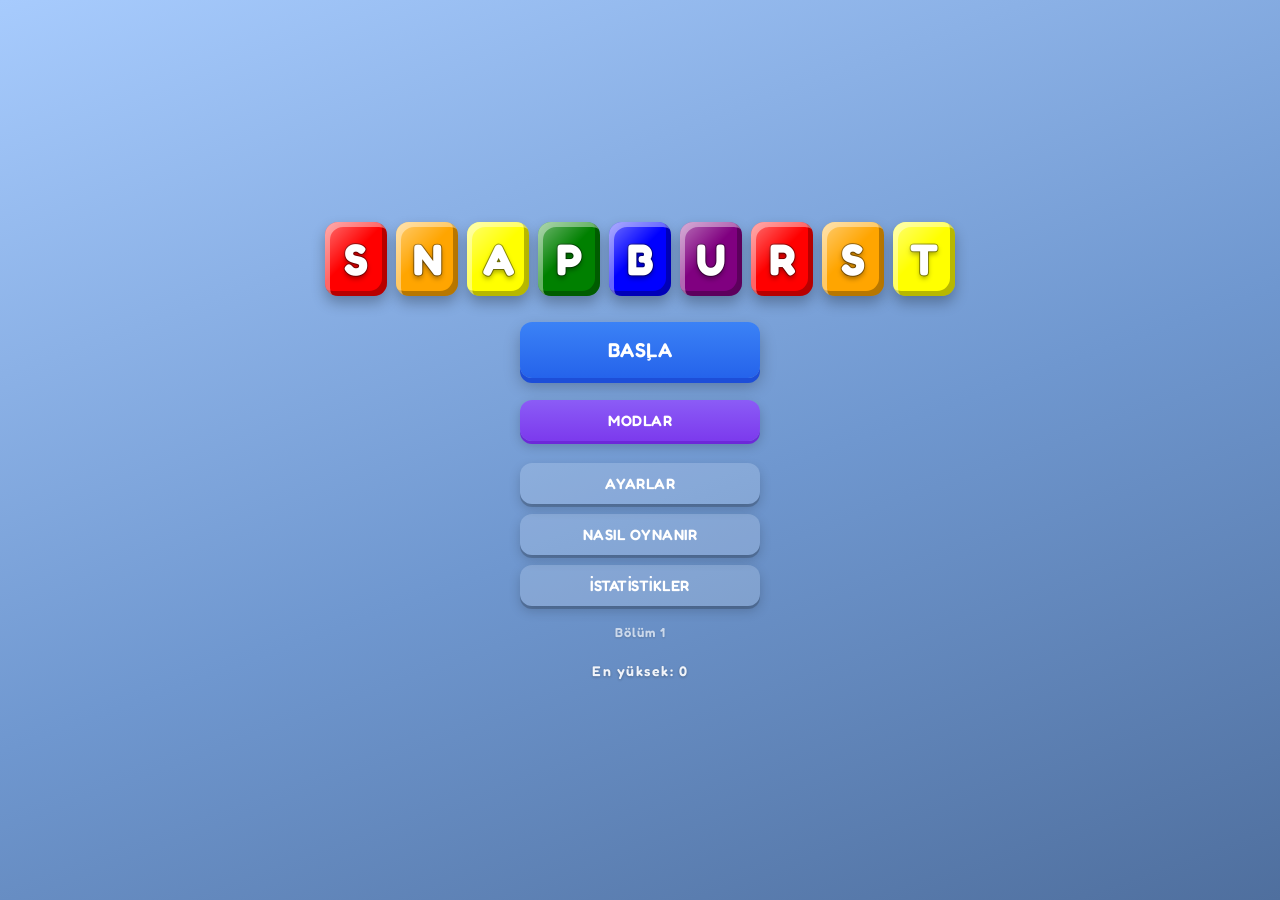
<file: snapburst-index-en-guncel.html>
<!doctype html>
<html lang="en">
  <head>
    <meta charset="UTF-8" />
    <link rel="icon" type="image/svg+xml" href="data:image/svg+xml,%3Csvg%20xmlns='http://www.w3.org/2000/svg'%20viewBox='0%200%2032%2032'%3E%3Cdefs%3E%3ClinearGradient%20id='b'%20x1='0'%20y1='0'%20x2='0'%20y2='1'%3E%3Cstop%20offset='0'%20stop-color='%235a9bf6'/%3E%3Cstop%20offset='1'%20stop-color='%232563eb'/%3E%3C/linearGradient%3E%3C/defs%3E%3Crect%20x='2'%20y='2'%20width='28'%20height='28'%20rx='8'%20fill='url(%23b)'/%3E%3Crect%20x='4'%20y='4'%20width='24'%20height='11'%20rx='5'%20fill='%23ffffff'%20opacity='0.18'/%3E%3Ctext%20x='16'%20y='22'%20font-family='Arial,Helvetica,sans-serif'%20font-size='14'%20font-weight='bold'%20fill='%23ffffff'%20text-anchor='middle'%3ESB%3C/text%3E%3C/svg%3E" />
    <link rel="preconnect" href="https://fonts.googleapis.com" />
    <link rel="preconnect" href="https://fonts.gstatic.com" crossorigin />
    <link href="https://fonts.googleapis.com/css2?family=Fredoka:wght@400;500;600;700&display=swap" rel="stylesheet" />
    <style>
/* Oyun fontu — tek yerden yonet. Degistirmek icin sadece burayi degistir. */
:root {
  --oyun-font: "Fredoka", system-ui, sans-serif;

  /* ---- OLCEK (responsive) — hersey buradan turer ---- */
  --kare-ara: 3px;                 /* kareler arasi bosluk */
  --tahta-pad: 14px;               /* tahta ic dolgusu */
  /* Kare boyutu: masaustunde 40px'te durur; dar/kisa ekranda kuculur.
     Tahta genisligi ~%92 ekran; yatayda yukseklige (52vh) gore de sinirlanir. */
  --kare-boyut: min(
    40px,
    calc((92vw - 2 * var(--tahta-pad) - 7 * var(--kare-ara)) / 8),
    calc((52vh - 2 * var(--tahta-pad) - 7 * var(--kare-ara)) / 8)
  );
  /* Tahtanin ic genisligi (8 kare + 7 bosluk) — cubuklar bununla eslesir */
  --tahta-ic: calc(8 * var(--kare-boyut) + 7 * var(--kare-ara));

  /* Tepsideki parca mini-kareleri: masaustunde tahtayla ayni (40px);
     dar ekranda kuculur ki 3 slot tepsiye sigsin (tasmaz). */
  --tepsi-kare: min(40px, 5.8vw);
}

body {
  display: flex;
  flex-direction: column;
  justify-content: center;
  align-items: center;
  gap: 24px;
  min-height: 100vh;
  min-height: 100dvh;
  margin: 0;
  font-family: var(--oyun-font);
  background: var(--sayfa-bg, #6f9fd8);
  transition: background 0.6s ease;
  /* Dokunmatik: cift-dokunus zoom yok, sayfa kaymasi/asilma yok */
  touch-action: manipulation;
  overscroll-behavior: none;
  -webkit-tap-highlight-color: transparent;
}

.tahta {
  display: grid;
  grid-template-columns: repeat(8, var(--kare-boyut));
  gap: var(--kare-ara);
  padding: var(--tahta-pad);
  border-radius: 18px;
  background: var(--tahta-bg, #456891);
  box-shadow:
    inset 0 3px 10px rgba(0, 0, 0, 0.4),
    inset 0 -1px 2px rgba(255, 255, 255, 0.1);
  transition: background 0.6s ease;
  touch-action: none;   /* surukleme sirasinda sayfa kaymasin */
}

.kare {
  position: relative;
  height: var(--kare-boyut);
  background: #dddddd;
  color: #dddddd;
  border-radius: 7px;
  transition: transform 0.15s, box-shadow 0.15s;
}

.kare::after {
  content: "";
  position: absolute;
  inset: 0;
  border-radius: 7px;
  background: linear-gradient(135deg, rgba(255, 255, 255, 0.45), rgba(255, 255, 255, 0) 45%);
  box-shadow:
    inset 4px 4px 0 rgba(255, 255, 255, 0.4),
    inset -4px -4px 0 rgba(0, 0, 0, 0.28);
  pointer-events: none;
}

.kare[data-durum="bos"]::after,
.kare[data-durum="temiz"]::after {
  display: none;
}

.kare:hover {
  transform: scale(1.04);
  box-shadow: 0 0 16px 3px currentColor;
}

.kare[data-durum="temiz"]:hover {
  transform: none;
  box-shadow: none;
}

.kare[data-durum="bos"]:hover {
  transform: none;
  box-shadow: inset 0 0 0 2px #60a5fa;
}

.patla {
  animation: patla 0.9s ease forwards;
  z-index: 2;
}

@keyframes patla {
  0% {
    transform: scale(1);
    box-shadow: 0 0 0px 0px currentColor;
  }
  25% {
    transform: scale(1.12);
    box-shadow: 0 0 22px 6px currentColor;
  }
  60% {
    transform: scale(1.12);
    box-shadow: 0 0 26px 8px currentColor;
  }
  100% {
    transform: scale(0);
    opacity: 0;
    box-shadow: 0 0 30px 10px currentColor;
  }
}

.tepsi {
  display: flex;
  flex-wrap: wrap;
  gap: 14px 18px;
  align-items: center;
  justify-content: center;
  min-height: calc(4 * var(--tepsi-kare) + 3 * var(--kare-ara) + 8px);
  width: min(640px, 94vw);
  max-width: 94vw;
  box-sizing: border-box;
  padding: 14px 20px;
  background: #5b83b5;
  border-radius: 14px;
  box-shadow:
    inset 0 2px 5px rgba(0, 0, 0, 0.2),
    0 3px 8px rgba(0, 0, 0, 0.12);
  touch-action: none;
}

.yuva {
  flex: none;
  display: flex;
  align-items: center;
  justify-content: center;
}

.parca {
  display: grid;
  cursor: grab;
  touch-action: none;
  user-select: none;
}

.parca.suruklerken {
  position: fixed;
  z-index: 999;
  pointer-events: none;
  cursor: grabbing;
  filter: drop-shadow(0 6px 10px rgba(0, 0, 0, 0.35));
}

.parca.yapisti {
  filter: drop-shadow(0 0 12px rgba(255, 255, 255, 0.95)) drop-shadow(0 4px 8px rgba(0, 0, 0, 0.3));
  transition: left 0.08s ease-out, top 0.08s ease-out;
}

.kare.hedefte {
  outline: 3px solid rgba(255, 255, 255, 0.95);
  outline-offset: -2px;
  animation: hedefNabiz 0.7s ease-in-out infinite alternate;
}

@keyframes hedefNabiz {
  from { outline-color: rgba(255, 255, 255, 0.45); }
  to   { outline-color: rgba(255, 255, 255, 1); }
}

.mini {
  position: relative;
  border-radius: 6px;
}

.mini::after {
  content: "";
  position: absolute;
  inset: 0;
  border-radius: 6px;
  background: linear-gradient(135deg, rgba(255, 255, 255, 0.45), rgba(255, 255, 255, 0) 45%);
  box-shadow:
    inset 4px 4px 0 rgba(255, 255, 255, 0.4),
    inset -4px -4px 0 rgba(0, 0, 0, 0.28);
  pointer-events: none;
}

.reset {
  width: 48px;
  height: 48px;
  font-size: 22px;
  border: none;
  border-radius: 50%;
  background: #9ca3af;
  color: white;
  cursor: pointer;
  display: flex;
  align-items: center;
  justify-content: center;
}

.reset:hover {
  background: #6b7280;
}

.dugme-satir {
  display: flex;
  gap: 14px;
  align-items: center;
  justify-content: center;
}

.skor {
  font-family: var(--oyun-font);
  font-size: 48px;
  font-weight: 700;
  color: #ffffff;
  letter-spacing: 2px;
  text-shadow:
    0 0 18px rgba(255, 255, 255, 0.55),
    0 3px 0 rgba(0, 0, 0, 0.25),
    0 6px 14px rgba(0, 0, 0, 0.4);
}

.skor.artti {
  animation: skorZipla 0.4s ease;
}

@keyframes skorZipla {
  0%   { transform: scale(1); }
  45%  { transform: scale(1.35); }
  100% { transform: scale(1); }
}

.puan-pop {
  position: fixed;
  z-index: 1000;
  pointer-events: none;
  font-family: var(--oyun-font);
  font-size: 38px;
  font-weight: 700;
  letter-spacing: 0.5px;
  -webkit-text-stroke: 2px rgba(0, 0, 0, 0.9);
  paint-order: stroke fill;
  text-shadow:
    0 0 8px rgba(0, 0, 0, 0.5),
    0 0 18px currentColor;
  animation: puanCik 2.2s ease-out forwards;
}

@keyframes puanCik {
  0% {
    opacity: 0;
    transform: translate(-50%, -50%) scale(0.6);
  }
  12% {
    opacity: 1;
    transform: translate(-50%, -60%) scale(1.15);
  }
  22% {
    opacity: 1;
    transform: translate(-50%, -65%) scale(1);
  }
  70% {
    opacity: 1;
    transform: translate(-50%, -95%) scale(1);
  }
  100% {
    opacity: 0;
    transform: translate(-50%, -150%) scale(0.95);
  }
}

.kaplama {
  position: fixed;
  inset: 0;
  z-index: 2000;
  display: flex;
  align-items: center;
  justify-content: center;
  background: rgba(15, 30, 55, 0);
  backdrop-filter: blur(0px);
  opacity: 0;
  pointer-events: none;
  transition: opacity 0.35s ease, background 0.35s ease, backdrop-filter 0.35s ease;
}

.kaplama.acik {
  opacity: 1;
  pointer-events: auto;
  background: rgba(15, 30, 55, 0.38);
  backdrop-filter: blur(2px);
}

.panel {
  font-family: var(--oyun-font);
  width: min(340px, 92vw);
  box-sizing: border-box;
  padding: 28px 34px 24px;
  border-radius: 20px;
  background: linear-gradient(160deg, #ffffff, #eaf1fb);
  box-shadow:
    0 18px 40px rgba(0, 0, 0, 0.3),
    inset 0 2px 0 rgba(255, 255, 255, 0.9);
  transform: scale(0.75) translateY(20px);
  opacity: 0;
  transition: transform 0.4s cubic-bezier(0.2, 1.3, 0.4, 1), opacity 0.3s ease;
  text-align: center;
}

.kaplama.acik .panel {
  transform: scale(1) translateY(0);
  opacity: 1;
}

.panel-baslik {
  font-size: 30px;
  font-weight: 700;
  color: #1e3a5f;
  letter-spacing: 1px;
  margin-bottom: 4px;
}

.panel-alt {
  font-size: 15px;
  font-weight: 600;
  color: #64748b;
  margin-bottom: 20px;
}

.zorluk-rozet {
  display: inline-block;
  padding: 2px 9px;
  margin-left: 5px;
  border-radius: 999px;
  background: rgba(37, 99, 235, 0.14);
  color: #2563eb;
  font-size: 12px;
  font-weight: 600;
  letter-spacing: 0.5px;
  vertical-align: middle;
}

.panel.kayip .zorluk-rozet {
  background: rgba(220, 38, 38, 0.14);
  color: #dc2626;
}

.stat-satir {
  display: flex;
  justify-content: space-between;
  align-items: center;
  gap: 30px;
  padding: 10px 4px;
  border-bottom: 1px solid rgba(30, 58, 95, 0.1);
  font-size: 16px;
  color: #334155;
}

.stat-satir span:last-child {
  font-weight: 700;
  color: #1e3a5f;
}

.stat-satir.toplam {
  border-bottom: none;
  font-size: 20px;
  padding-top: 14px;
}

.stat-satir.toplam span:last-child {
  font-size: 26px;
  color: #2563eb;
}

.devam-btn {
  margin-top: 22px;
  width: 100%;
  padding: 14px 0;
  font-family: inherit;
  font-size: 18px;
  font-weight: 600;
  letter-spacing: 0.5px;
  color: #ffffff;
  border: none;
  border-radius: 12px;
  background: linear-gradient(180deg, #3b82f6, #2563eb);
  box-shadow: 0 5px 0 #1d4ed8, 0 8px 16px rgba(0, 0, 0, 0.25);
  cursor: pointer;
  transition: transform 0.12s ease, box-shadow 0.12s ease;
}

.devam-btn:hover {
  background: linear-gradient(180deg, #4c8ef7, #2f6fe0);
}

.devam-btn:active {
  transform: translateY(4px);
  box-shadow: 0 1px 0 #1d4ed8, 0 3px 8px rgba(0, 0, 0, 0.25);
}
.ust-bar {
  order: -1;
  position: relative;
  display: flex;
  align-items: center;
  justify-content: center;
  width: min(640px, 94vw);
  max-width: 94vw;
  font-family: var(--oyun-font);
}
.hamle {
  position: absolute;
  right: 0;
  top: -6px;
  display: flex;
  align-items: baseline;
  gap: 6px;
  padding: 5px 12px;
  border-radius: 10px;
  background: rgba(255, 255, 255, 0.8);
  box-shadow: 0 2px 6px rgba(0, 0, 0, 0.15);
}

.hamle-etiket {
  font-size: 11px;
  font-weight: 600;
  letter-spacing: 0.5px;
  color: #64748b;
}
.hamle-sayi {
  font-size: 22px;
  font-weight: 700;
  color: #1e3a5f;
  line-height: 1;
}
.hamle.az .hamle-sayi {
  color: #dc2626;
}

.hamle.azaldi {
  animation: hamleSars 0.3s ease;
}
@keyframes hamleSars {
  0%   { transform: translateX(0) scale(1); }
  30%  { transform: translateX(-3px) scale(1.08); }
  60%  { transform: translateX(3px) scale(1.08); }
  100% { transform: translateX(0) scale(1); }
}

.bolum-gosterge {
  position: absolute;
  left: 0;
  top: -6px;
  display: flex;
  align-items: baseline;
  gap: 6px;
  padding: 5px 12px;
  border-radius: 10px;
  background: rgba(255, 255, 255, 0.8);
  box-shadow: 0 2px 6px rgba(0, 0, 0, 0.15);
}
.bolum-etiket {
  font-size: 11px;
  font-weight: 600;
  letter-spacing: 0.5px;
  color: #64748b;
}
.bolum-sayi {
  font-size: 22px;
  font-weight: 700;
  color: #1e3a5f;
  line-height: 1;
}
.bolum-gosterge.zipla {
  animation: bolumZipla 0.3s ease;
}
@keyframes bolumZipla {
  0%   { transform: scale(1); }
  40%  { transform: scale(1.12); }
  100% { transform: scale(1); }
}
.combo-cubuk {
  flex: none;
  width: var(--tahta-ic);
  height: 8px;
  margin-bottom: -16px;
  border-radius: 999px;
  overflow: hidden;
  background: rgba(15, 30, 55, 0.18);
  box-shadow: inset 0 1px 2px rgba(0, 0, 0, 0.25);
  opacity: 0;
  transition: opacity 0.3s ease, box-shadow 0.2s ease;
}

.combo-cubuk.acik {
  opacity: 1;
  box-shadow:
    inset 0 1px 2px rgba(0, 0, 0, 0.25),
    0 0 calc(var(--parlak, 0) * 5px) rgba(255, 255, 255, 0.9);
}

.combo-dolgu {
  width: 100%;
  height: 100%;
  border-radius: 999px;
  background: #22c55e;
  transform: scaleX(0);
  transform-origin: left center;
  filter: brightness(calc(1 + var(--parlak, 0) * 0.09));
}

.combo-dolgu.akiyor {
  animation: comboAkis 2s linear forwards;
}

@keyframes comboAkis {
  0%   { transform: scaleX(1); background: #22c55e; }
  50%  { background: #facc15; }
  100% { transform: scaleX(0); background: #ef4444; }
}

.combo-yazi {
  position: fixed;
  left: 50%;
  top: 42%;
  z-index: 1500;
  pointer-events: none;
  font-family: var(--oyun-font);
  font-weight: 700;
  letter-spacing: 2px;
  white-space: nowrap;
  paint-order: stroke fill;
  animation: comboCik 1.5s cubic-bezier(0.2, 1.2, 0.4, 1) forwards;
}

@keyframes comboCik {
  0% {
    opacity: 0;
    transform: translate(-50%, -50%) scale(0.3) rotate(-14deg);
  }
  18% {
    opacity: 1;
    transform: translate(-50%, -50%) scale(1.3) rotate(7deg);
  }
  32% {
    opacity: 1;
    transform: translate(-50%, -52%) scale(0.96) rotate(-4deg);
  }
  46% {
    opacity: 1;
    transform: translate(-50%, -55%) scale(1.08) rotate(2deg);
  }
  62% {
    opacity: 1;
    transform: translate(-50%, -62%) scale(1) rotate(0deg);
  }
  100% {
    opacity: 0;
    transform: translate(-50%, -115%) scale(0.9) rotate(0deg);
  }
}

.panel.kayip .panel-baslik {
  color: #b91c1c;
}

.panel.kayip .devam-btn {
  background: linear-gradient(180deg, #ef4444, #dc2626);
  box-shadow: 0 5px 0 #991b1b, 0 8px 16px rgba(0, 0, 0, 0.25);
}

.panel.kayip .devam-btn:hover {
  background: linear-gradient(180deg, #f15b5b, #e03434);
}

.panel.kayip .devam-btn:active {
  box-shadow: 0 1px 0 #991b1b, 0 3px 8px rgba(0, 0, 0, 0.25);
}

.giris {
  position: fixed;
  inset: 0;
  z-index: 3000;
  display: flex;
  flex-direction: column;
  align-items: center;
  justify-content: center;
  gap: 34px;
  background: linear-gradient(160deg, #a7cbfd 0%, #6f97cf 55%, #4f6f9e 100%);
  transition: opacity 0.55s ease, visibility 0.55s ease;
}

.giris.kapali {
  opacity: 0;
  visibility: hidden;
  pointer-events: none;
}

.giris-baslik {
  display: flex;
  gap: 9px;
  max-width: 96vw;
  flex-wrap: wrap;
  justify-content: center;
}

.giris-harf {
  position: relative;
  width: 62px;
  height: 74px;
  border-radius: 13px;
  font-family: var(--oyun-font);
  font-size: 44px;
  font-weight: 700;
  color: #ffffff;
  display: flex;
  align-items: center;
  justify-content: center;
  -webkit-text-stroke: 2px rgba(0, 0, 0, 0.4);
  paint-order: stroke fill;
  text-shadow: 0 3px 5px rgba(0, 0, 0, 0.35);
  box-shadow: 0 7px 14px rgba(0, 0, 0, 0.28);
  animation: harfZipla 0.55s cubic-bezier(0.2, 1.3, 0.4, 1) backwards;
}

.giris-harf::after {
  content: "";
  position: absolute;
  inset: 0;
  border-radius: 13px;
  background: linear-gradient(135deg, rgba(255, 255, 255, 0.45), rgba(255, 255, 255, 0) 45%);
  box-shadow:
    inset 5px 5px 0 rgba(255, 255, 255, 0.4),
    inset -5px -5px 0 rgba(0, 0, 0, 0.28);
  pointer-events: none;
}

@keyframes harfZipla {
  0% {
    opacity: 0;
    transform: translateY(-44px) scale(0.55) rotate(-8deg);
  }
  60% {
    opacity: 1;
    transform: translateY(7px) scale(1.06) rotate(3deg);
  }
  100% {
    opacity: 1;
    transform: translateY(0) scale(1) rotate(0deg);
  }
}

.giris-btn {
  width: auto;
  min-width: 240px;
  padding: 16px 46px;
  margin-top: 4px;
  font-size: 20px;
}

.giris {
  gap: 22px;
}

.giris-menu {
  display: flex;
  flex-direction: column;
  gap: 10px;
  align-items: center;
}

.mini-btn {
  margin-top: 0;
  width: auto;
  min-width: 240px;
  padding: 11px 30px;
  font-size: 15px;
  background: rgba(255, 255, 255, 0.16);
  box-shadow: 0 3px 0 rgba(0, 0, 0, 0.18), 0 5px 12px rgba(0, 0, 0, 0.18);
}

.mini-btn:hover {
  background: rgba(255, 255, 255, 0.28);
}

.mini-btn:active {
  transform: translateY(3px);
  box-shadow: 0 1px 0 rgba(0, 0, 0, 0.18), 0 2px 6px rgba(0, 0, 0, 0.18);
}

.giris-bolum {
  margin-top: -4px;
  font-family: var(--oyun-font);
  font-size: 13px;
  font-weight: 600;
  letter-spacing: 1px;
  color: #ffffff;
  opacity: 0.65;
  text-shadow: 0 1px 2px rgba(0, 0, 0, 0.25);
}

.giris-skor {
  font-family: var(--oyun-font);
  font-size: 14px;
  font-weight: 600;
  letter-spacing: 1.5px;
  color: #ffffff;
  opacity: 0.9;
  text-shadow: 0 1px 3px rgba(0, 0, 0, 0.3);
}

/* ====================================================================
   MODAL PANELLER (ayarlar / nasil oynanir / istatistik / duraklat)
   ==================================================================== */
.kaplama.modal-ust {
  z-index: 3500;
}

.modal-panel {
  max-height: 88vh;
  overflow-y: auto;
  width: min(400px, 92vw);
}

/* Ayarlar */
.ayar-liste {
  display: flex;
  flex-direction: column;
  gap: 4px;
  margin-top: 6px;
  text-align: left;
}

.ayar-satir {
  display: flex;
  justify-content: space-between;
  align-items: center;
  gap: 16px;
  padding: 11px 2px;
  border-bottom: 1px solid rgba(30, 58, 95, 0.1);
  font-size: 15px;
  font-weight: 600;
  color: #334155;
}

.secim-grup {
  display: flex;
  gap: 5px;
  flex-shrink: 0;
}

.secim-grup button {
  font-family: inherit;
  font-size: 13px;
  font-weight: 600;
  padding: 6px 11px;
  border: none;
  border-radius: 8px;
  background: rgba(30, 58, 95, 0.1);
  color: #475569;
  cursor: pointer;
  transition: background 0.15s, color 0.15s;
}

.secim-grup button:hover {
  background: rgba(30, 58, 95, 0.18);
}

.secim-grup button.secili {
  background: linear-gradient(180deg, #3b82f6, #2563eb);
  color: #ffffff;
}

.toggle-btn {
  font-family: inherit;
  font-size: 13px;
  font-weight: 600;
  min-width: 74px;
  padding: 7px 12px;
  border: none;
  border-radius: 999px;
  background: #cbd5e1;
  color: #475569;
  cursor: pointer;
  flex-shrink: 0;
  transition: background 0.15s, color 0.15s;
}

.toggle-btn.acik {
  background: linear-gradient(180deg, #22c55e, #16a34a);
  color: #ffffff;
}

.ses-kontrol {
  display: flex;
  align-items: center;
  gap: 10px;
  flex-shrink: 0;
}

.ses-kontrol input[type="range"] {
  width: 110px;
  accent-color: #2563eb;
  cursor: pointer;
}

.ses-deger {
  min-width: 30px;
  text-align: right;
  font-weight: 700;
  color: #1e3a5f;
}

.tehlike-btn {
  background: linear-gradient(180deg, #ef4444, #dc2626);
  box-shadow: 0 5px 0 #991b1b, 0 8px 16px rgba(0, 0, 0, 0.25);
}

.tehlike-btn:hover {
  background: linear-gradient(180deg, #f15b5b, #e03434);
}

.tehlike-btn:active {
  box-shadow: 0 1px 0 #991b1b, 0 3px 8px rgba(0, 0, 0, 0.25);
}

.tehlike-btn.onayli {
  animation: onayNabiz 0.7s ease-in-out infinite alternate;
}

@keyframes onayNabiz {
  from { filter: brightness(1); }
  to   { filter: brightness(1.25); }
}

.kapat-btn {
  background: linear-gradient(180deg, #94a3b8, #64748b);
  box-shadow: 0 5px 0 #475569, 0 8px 16px rgba(0, 0, 0, 0.25);
}

.kapat-btn:hover {
  background: linear-gradient(180deg, #a3b0c0, #74829a);
}

.kapat-btn:active {
  box-shadow: 0 1px 0 #475569, 0 3px 8px rgba(0, 0, 0, 0.25);
}

.devam-btn.ikincil {
  background: rgba(37, 99, 235, 0.12);
  color: #1e3a5f;
  box-shadow: none;
  margin-top: 12px;
}

.devam-btn.ikincil:hover {
  background: rgba(37, 99, 235, 0.2);
}

.devam-btn.ikincil:active {
  transform: translateY(2px);
  box-shadow: none;
}

/* Nasil oynanir */
.nasil-adimlar {
  display: flex;
  flex-direction: column;
  gap: 6px;
  margin-top: 8px;
  text-align: left;
}

.nasil-adim {
  display: flex;
  align-items: center;
  gap: 14px;
  padding: 10px 2px;
  border-bottom: 1px solid rgba(30, 58, 95, 0.1);
}

.nasil-gorsel {
  display: flex;
  align-items: center;
  gap: 4px;
  flex-shrink: 0;
  width: 96px;
  justify-content: center;
}

.nb {
  width: 22px;
  height: 22px;
  border-radius: 5px;
  box-shadow:
    inset 3px 3px 0 rgba(255, 255, 255, 0.4),
    inset -3px -3px 0 rgba(0, 0, 0, 0.25);
}

.nb.bos {
  background: transparent;
  box-shadow: none;
  border: 2px dashed #60a5fa;
}

.nasil-ok {
  font-size: 18px;
  font-weight: 700;
  color: #64748b;
}

.nasil-patla {
  font-size: 20px;
  color: #f59e0b;
  text-shadow: 0 0 6px rgba(245, 158, 11, 0.8);
}

.nasil-hamle {
  font-size: 18px;
  font-weight: 700;
  color: #1e3a5f;
}

.nasil-metin {
  display: flex;
  align-items: baseline;
  gap: 8px;
  font-size: 14px;
  font-weight: 600;
  color: #334155;
  line-height: 1.35;
}

.nasil-no {
  flex-shrink: 0;
  width: 22px;
  height: 22px;
  border-radius: 50%;
  background: linear-gradient(180deg, #3b82f6, #2563eb);
  color: #fff;
  font-size: 13px;
  font-weight: 700;
  display: inline-flex;
  align-items: center;
  justify-content: center;
}

.kisayol-kutu {
  margin-top: 16px;
  padding: 12px 14px;
  border-radius: 12px;
  background: rgba(30, 58, 95, 0.06);
  text-align: left;
}

.kisayol-baslik {
  font-size: 13px;
  font-weight: 600;
  color: #1e3a5f;
  margin-bottom: 8px;
  letter-spacing: 0.5px;
}

.kisayol-satir {
  display: flex;
  align-items: center;
  gap: 10px;
  font-size: 13px;
  color: #475569;
  padding: 3px 0;
}

.kisayol-satir kbd {
  flex-shrink: 0;
  min-width: 34px;
  text-align: center;
  padding: 3px 7px;
  border-radius: 6px;
  background: #ffffff;
  border: 1px solid #cbd5e1;
  box-shadow: 0 2px 0 #cbd5e1;
  font-family: var(--oyun-font);
  font-size: 12px;
  font-weight: 600;
  color: #1e3a5f;
}

/* Yeni rekor efekti */
.rekor-pop {
  position: fixed;
  left: 50%;
  top: 30%;
  z-index: 1600;
  pointer-events: none;
  font-family: var(--oyun-font);
  font-size: 46px;
  font-weight: 700;
  letter-spacing: 1px;
  white-space: nowrap;
  color: #fde047;
  -webkit-text-stroke: 2px rgba(120, 53, 15, 0.9);
  paint-order: stroke fill;
  text-shadow: 0 0 10px #fbbf24, 0 0 22px #f59e0b, 0 4px 10px rgba(0, 0, 0, 0.45);
  animation: rekorCik 1.8s cubic-bezier(0.2, 1.2, 0.4, 1) forwards;
}

@keyframes rekorCik {
  0%   { opacity: 0; transform: translate(-50%, -50%) scale(0.4) rotate(-10deg); }
  16%  { opacity: 1; transform: translate(-50%, -50%) scale(1.25) rotate(5deg); }
  30%  { opacity: 1; transform: translate(-50%, -52%) scale(1) rotate(0deg); }
  70%  { opacity: 1; transform: translate(-50%, -60%) scale(1.02); }
  100% { opacity: 0; transform: translate(-50%, -110%) scale(0.95); }
}

/* Ekran sarsintisi */
body.sarsil {
  animation: ekranSars 0.28s ease;
}

@keyframes ekranSars {
  0%, 100% { transform: translate(0, 0); }
  20%  { transform: translate(-4px, 2px); }
  40%  { transform: translate(4px, -3px); }
  60%  { transform: translate(-3px, 2px); }
  80%  { transform: translate(3px, -1px); }
}

/* ====================================================================
   RENK KORLUGU SEMBOLLERI
   ==================================================================== */
body.renk-korlugu .kare[data-durum="dolu"]::before {
  content: attr(data-sembol);
  position: absolute;
  inset: 0;
  display: flex;
  align-items: center;
  justify-content: center;
  font-size: 22px;
  line-height: 1;
  color: rgba(255, 255, 255, 0.95);
  text-shadow: 0 1px 2px rgba(0, 0, 0, 0.8);
  z-index: 3;
  pointer-events: none;
}

body.renk-korlugu .mini::before {
  content: attr(data-sembol);
  position: absolute;
  inset: 0;
  display: flex;
  align-items: center;
  justify-content: center;
  font-size: 16px;
  line-height: 1;
  color: rgba(255, 255, 255, 0.95);
  text-shadow: 0 1px 1px rgba(0, 0, 0, 0.75);
  z-index: 3;
  pointer-events: none;
}

/* ====================================================================
   MOD SISTEMI
   ==================================================================== */

/* Menu: MODLAR butonu (vurgulu) + seri gostergesi */
.modlar-ac-btn {
  background: linear-gradient(180deg, #8b5cf6, #7c3aed);
  box-shadow: 0 3px 0 #6d28d9, 0 5px 12px rgba(0, 0, 0, 0.2);
  color: #fff;
}
.modlar-ac-btn:hover { background: linear-gradient(180deg, #9b6cf9, #8b3ef0); }
.modlar-ac-btn:active { box-shadow: 0 1px 0 #6d28d9, 0 2px 6px rgba(0, 0, 0, 0.2); }

.giris-seri {
  font-family: var(--oyun-font);
  font-size: 13px;
  font-weight: 600;
  color: #fff;
  opacity: 0.85;
  text-shadow: 0 1px 2px rgba(0, 0, 0, 0.25);
}

/* Mod secme ekrani */
.modlar-ekran {
  position: fixed;
  inset: 0;
  z-index: 3200;
  display: flex;
  flex-direction: column;
  align-items: center;
  justify-content: center;
  gap: 26px;
  background: linear-gradient(160deg, #a7cbfd 0%, #6f97cf 55%, #4f6f9e 100%);
  transition: opacity 0.4s ease, visibility 0.4s ease;
}
.modlar-ekran.kapali { opacity: 0; visibility: hidden; pointer-events: none; }

.modlar-baslik {
  font-family: var(--oyun-font);
  font-size: 38px;
  font-weight: 700;
  color: #fff;
  letter-spacing: 2px;
  text-shadow: 0 3px 6px rgba(0, 0, 0, 0.35);
}

.mod-izgara {
  display: flex;
  flex-wrap: wrap;
  gap: 18px;
  max-width: min(360px, 92vw);
  justify-content: center;
}

.mod-kart {
  position: relative;
  width: clamp(120px, 40vw, 150px);
  aspect-ratio: 1;
  border-radius: 20px;
  background: linear-gradient(160deg, var(--tema, #3b82f6), var(--tema2, #2563eb));
  box-shadow:
    inset 4px 4px 0 rgba(255, 255, 255, 0.28),
    inset -5px -5px 0 rgba(0, 0, 0, 0.28),
    0 8px 18px rgba(0, 0, 0, 0.3);
  display: flex;
  flex-direction: column;
  align-items: center;
  justify-content: center;
  gap: 6px;
  cursor: pointer;
  color: #fff;
  transition: transform 0.15s ease, box-shadow 0.15s ease;
}
.mod-kart::after {
  content: "";
  position: absolute;
  inset: 0;
  border-radius: 20px;
  background: linear-gradient(135deg, rgba(255, 255, 255, 0.4), rgba(255, 255, 255, 0) 45%);
  pointer-events: none;
}
.mod-kart.tema-klasik   { --tema: #3b82f6; --tema2: #2563eb; }
.mod-kart.tema-ters     { --tema: #a855f7; --tema2: #7c3aed; }
.mod-kart.tema-speedrun { --tema: #f97316; --tema2: #ea580c; }
.mod-kart.tema-gunluk   { --tema: #22c55e; --tema2: #16a34a; }

.mod-kart:hover {
  transform: scale(1.06);
  box-shadow:
    inset 4px 4px 0 rgba(255, 255, 255, 0.28),
    inset -5px -5px 0 rgba(0, 0, 0, 0.28),
    0 0 22px 4px var(--tema),
    0 10px 22px rgba(0, 0, 0, 0.35);
}
.mod-kart.basildi { animation: kartBasil 0.2s ease; }
@keyframes kartBasil {
  0%   { transform: scale(1.06); }
  40%  { transform: scale(0.93); }
  100% { transform: scale(1.06); }
}

.mod-kart-gorsel {
  position: relative;
  z-index: 1;
  height: 56px;
  display: flex;
  align-items: center;
  justify-content: center;
}
.kv-sembol { font-size: 46px; filter: drop-shadow(0 2px 3px rgba(0, 0, 0, 0.4)); }
.kv-grid {
  display: grid;
  grid-template-columns: repeat(3, 15px);
  grid-auto-rows: 15px;
  gap: 3px;
}
.kv-grid i {
  border-radius: 4px;
  box-shadow:
    inset 2px 2px 0 rgba(255, 255, 255, 0.4),
    inset -2px -2px 0 rgba(0, 0, 0, 0.28);
}
.kv-grid i.bos {
  background: rgba(0, 0, 0, 0.2);
  box-shadow: inset 0 0 0 1px rgba(255, 255, 255, 0.22);
}
.mod-kart-ad {
  position: relative;
  z-index: 1;
  font-size: 16px;
  font-weight: 700;
  letter-spacing: 0.5px;
  text-shadow: 0 1px 2px rgba(0, 0, 0, 0.4);
}
.mod-kart-ac {
  position: relative;
  z-index: 1;
  font-size: 10px;
  font-weight: 600;
  opacity: 0.92;
  text-align: center;
  padding: 0 10px;
  line-height: 1.3;
}
.mod-kart .mod-kilit { display: none; }
.mod-kart.kilitli { filter: grayscale(0.7) brightness(0.72); cursor: default; }
.mod-kart.kilitli:hover {
  transform: none;
  box-shadow:
    inset 4px 4px 0 rgba(255, 255, 255, 0.28),
    inset -5px -5px 0 rgba(0, 0, 0, 0.28),
    0 8px 18px rgba(0, 0, 0, 0.3);
}
.mod-kart.kilitli .mod-kilit {
  display: block;
  position: absolute;
  z-index: 2;
  font-size: 40px;
  top: 50%;
  left: 50%;
  transform: translate(-50%, -50%);
  filter: drop-shadow(0 2px 3px rgba(0, 0, 0, 0.5));
}

.geri-btn { min-width: 160px; }

/* Speedrun: sure gostergesi ve cubugu */
.sure-gosterge {
  position: absolute;
  right: 0;
  top: -6px;
  display: flex;
  align-items: baseline;
  gap: 6px;
  padding: 5px 12px;
  border-radius: 10px;
  background: rgba(255, 255, 255, 0.8);
  box-shadow: 0 2px 6px rgba(0, 0, 0, 0.15);
}
.sure-etiket { font-size: 11px; font-weight: 600; letter-spacing: 0.5px; color: #64748b; }
.sure-deger {
  font-size: 22px;
  font-weight: 700;
  color: #1e3a5f;
  line-height: 1;
  min-width: 46px;
  text-align: right;
}
.sure-gosterge.uyari .sure-deger { color: #dc2626; }
.sure-gosterge.uyari { animation: sureNabiz 0.8s ease-in-out infinite; }
@keyframes sureNabiz {
  0%, 100% { transform: scale(1); }
  50%      { transform: scale(1.09); }
}

.sure-cubuk {
  flex: none;
  width: var(--tahta-ic);
  height: 6px;
  margin-bottom: -14px;
  border-radius: 999px;
  overflow: hidden;
  background: rgba(15, 30, 55, 0.18);
  box-shadow: inset 0 1px 2px rgba(0, 0, 0, 0.25);
}
.sure-dolgu {
  height: 100%;
  width: 100%;
  border-radius: 999px;
  background: linear-gradient(90deg, #22c55e, #4ade80);
  transition: width 0.12s linear;
}
.sure-cubuk.uyari .sure-dolgu { background: linear-gradient(90deg, #ef4444, #f87171); }

/* Gunluk: seri gostergesi */
.seri-gosterge {
  position: absolute;
  left: 0;
  top: -6px;
  display: flex;
  align-items: center;
  gap: 5px;
  padding: 5px 12px;
  border-radius: 10px;
  background: rgba(255, 255, 255, 0.8);
  box-shadow: 0 2px 6px rgba(0, 0, 0, 0.15);
}
.seri-alev { font-size: 18px; }
.seri-sayi { font-size: 22px; font-weight: 700; color: #ea580c; line-height: 1; }

/* Sonuc ekrani (seri / geri sayim) */
.son-ust { text-align: center; }
.seri-buyuk { display: flex; align-items: center; justify-content: center; gap: 8px; margin: 4px 0 2px; }
.seri-buyuk .seri-alev { font-size: 40px; }
.seri-sayi-b { font-size: 48px; font-weight: 700; color: #ea580c; text-shadow: 0 2px 4px rgba(0, 0, 0, 0.2); }
.seri-etiket { font-size: 14px; font-weight: 700; color: #16a34a; letter-spacing: 0.5px; margin-bottom: 8px; }
.son-geri { font-size: 13px; font-weight: 600; color: #64748b; margin-top: 12px; }

.seri-kutlama {
  color: #f97316;
  -webkit-text-stroke: 2px rgba(120, 53, 15, 0.85);
  text-shadow: 0 0 10px #fb923c, 0 0 22px #f97316, 0 4px 10px rgba(0, 0, 0, 0.4);
}

/* Ters mod: sabit tepsi slotlari (3 adet, boyut degismez) */
.ters-slot {
  flex: none;
  /* 4 kareye kadar parca sigar; tepsi olcegiyle birlikte kuculur */
  width: calc(4 * var(--tepsi-kare) + 3 * var(--kare-ara) + 6px);
  height: calc(4 * var(--tepsi-kare) + 3 * var(--kare-ara) + 6px);
  display: flex;
  align-items: center;
  justify-content: center;
}

/* Ters mod: bos tahta ve yerlestirme onizlemesi */
body.mod-ters .kare[data-durum="temiz"] { background: rgba(255, 255, 255, 0.06) !important; }
body.mod-ters .kare.onizleme {
  box-shadow: inset 0 0 0 3px var(--onz, #fff);
  background: rgba(255, 255, 255, 0.16) !important;
}
body.mod-ters .kare.onizleme-hata {
  box-shadow: inset 0 0 0 3px #ef4444;
  background: rgba(239, 68, 68, 0.22) !important;
}
/* Tamamlanacak satir/sutun vurgusu (temizlenecegini goster) */
body.mod-ters .kare.cizgi-vurgu {
  box-shadow: 0 0 12px 2px rgba(253, 224, 71, 0.9), inset 0 0 0 2px rgba(253, 224, 71, 0.85);
  z-index: 2;
}

/* ====================================================================
   RESPONSIVE / MOBIL
   ==================================================================== */
body {
  overflow-x: hidden;
}

/* Dokunmatik hedefler: parmakla rahat basma */
.parca,
.mini,
.mod-kart {
  -webkit-user-select: none;
  user-select: none;
}

@media (max-width: 560px) {
  :root {
    --kare-ara: 2px;
    --tahta-pad: 8px;
    /* Tepsi parcalari mobilde tahta ve ekranla birlikte olceklenir. */
    --tepsi-kare: min(28px, 6.4vw, var(--kare-boyut));
  }

  body {
    width: 100%;
    min-height: 100svh;
    box-sizing: border-box;
    justify-content: flex-start;
    gap: clamp(6px, 1.3dvh, 10px);
    padding:
      max(6px, env(safe-area-inset-top))
      max(6px, env(safe-area-inset-right))
      max(6px, env(safe-area-inset-bottom))
      max(6px, env(safe-area-inset-left));
    overflow-y: auto;
  }

  /* Ust bar: skor + gostergeler kucuk ekranda kuculur */
  .skor { font-size: clamp(24px, 8vw, 40px); letter-spacing: 1px; }
  .hamle-sayi, .bolum-sayi, .sure-deger { font-size: 18px; }
  .seri-sayi { font-size: 18px; }
  .hamle, .bolum-gosterge, .sure-gosterge, .seri-gosterge { padding: 4px 8px; }
  .hamle-etiket, .bolum-etiket, .sure-etiket { font-size: 10px; }

  .ust-bar,
  .tepsi {
    width: min(100%, 640px);
    max-width: 100%;
  }

  /* Bos alan varsa oyun dikeyde ortalanir; tasma varsa ustten baslar ve
     tum kontroller kaydirilarak erisilebilir kalir. */
  .ust-bar { margin-top: auto; }
  .dugme-satir { margin-bottom: auto; }

  .tepsi {
    flex-wrap: nowrap;
    justify-content: flex-start;
    align-items: center;
    gap: 8px 10px;
    padding: 9px 10px;
    min-height: calc(4 * var(--tepsi-kare) + 3 * var(--kare-ara) + 18px);
    overflow-x: auto;
    overflow-y: hidden;
    overscroll-behavior-inline: contain;
    scroll-behavior: smooth;
    scrollbar-width: none;
    touch-action: pan-x;
    -webkit-overflow-scrolling: touch;
  }

  .tepsi::-webkit-scrollbar { display: none; }
  .tepsi .yuva { flex: 0 0 auto; }

  .reset {
    width: 44px;
    height: 44px;
    font-size: 20px;
  }

  .dugme-satir { gap: 12px; }

  /* Puan/combo yazilari kucuk ekranda tasmasin */
  .puan-pop { font-size: 28px; }

  /* Paneller */
  .panel { padding: 22px 20px 18px; }
  .modal-panel { padding: 20px 16px; }
  .panel-baslik { font-size: 24px; }
  .ayar-satir { font-size: 14px; gap: 10px; }
  .ses-kontrol input[type="range"] { width: 84px; }

  /* Dokunmatik buton yuksekligi (>= 44px) */
  .devam-btn, .mini-btn { min-height: 46px; }
  .secim-grup button, .toggle-btn { min-height: 40px; }

  /* Giris ekrani */
  .giris { gap: 16px; }
  .giris-baslik { gap: 5px; }
  .giris-harf { width: 40px; height: 50px; font-size: 30px; border-radius: 10px; }
  .giris-btn { min-width: 200px; }
  .mini-btn { min-width: 200px; }

  /* Modlar ekrani */
  .modlar-ekran { gap: 18px; }
  .modlar-baslik { font-size: 30px; }
}

/* Cok dar ekran: menu butonlari daralsin */
@media (max-width: 360px) {
  .giris-btn, .mini-btn, .modlar-ac-btn { min-width: 170px; }
  .giris-harf { width: 36px; height: 45px; font-size: 27px; }
  .tepsi { gap: 6px 8px; padding-inline: 8px; }
}

/* Yatay (landscape) telefon: dikeyde sikismasin, tahta yukseklige gore olceklenir */
@media (orientation: landscape) and (max-height: 520px) {
  html { overflow: hidden; }

  :root {
    --kare-ara: 2px;
    --tahta-pad: 7px;
    --kare-boyut: min(
      32px,
      calc((58dvh - 2 * var(--tahta-pad) - 7 * var(--kare-ara)) / 8),
      calc((48vw - 2 * var(--tahta-pad) - 7 * var(--kare-ara)) / 8)
    );
    --tahta-ic: calc(8 * var(--kare-boyut) + 7 * var(--kare-ara));
    --tepsi-kare: min(17px, 3.5dvh, var(--kare-boyut));
  }

  body {
    justify-content: flex-start;
    gap: 4px;
    height: 100dvh;
    min-height: 0;
    box-sizing: border-box;
    padding:
      max(3px, env(safe-area-inset-top))
      max(6px, env(safe-area-inset-right))
      max(3px, env(safe-area-inset-bottom))
      max(6px, env(safe-area-inset-left));
    overflow-y: hidden;
  }

  .ust-bar,
  .tepsi {
    width: min(76vw, 640px);
    max-width: 76vw;
  }

  .tepsi {
    min-height: 0;
    height: calc(4 * var(--tepsi-kare) + 3 * var(--kare-ara) + 10px);
    padding: 5px 8px;
    gap: 4px 8px;
  }

  .reset {
    width: 38px;
    height: 38px;
    font-size: 18px;
  }

  .dugme-satir { gap: 9px; }
  .skor { font-size: clamp(22px, 6vh, 40px); }
  .hamle, .bolum-gosterge, .sure-gosterge, .seri-gosterge {
    top: -3px;
    padding: 3px 8px;
  }
  .hamle-sayi, .bolum-sayi, .sure-deger, .seri-sayi { font-size: 16px; }
  .hamle-etiket, .bolum-etiket, .sure-etiket { font-size: 9px; }
  .combo-cubuk, .sure-cubuk { margin-bottom: -2px; }
  .giris { gap: 10px; }
  .giris-baslik { gap: 4px; }
  .giris-harf { width: 34px; height: 42px; font-size: 26px; }
  .giris-menu {
    display: grid;
    grid-template-columns: repeat(2, minmax(150px, 1fr));
    gap: 7px 10px;
  }
  .giris-btn, .mini-btn {
    min-width: 0;
    width: min(220px, 34vw);
    min-height: 38px;
    padding-block: 7px;
  }
  .giris-bolum, .giris-skor { margin: 0; }
  .modlar-ekran { gap: 12px; }
  .modlar-baslik { font-size: 26px; }
  .mod-izgara {
    flex-wrap: nowrap;
    max-width: 94vw;
    gap: 10px;
  }
  .mod-kart { width: min(22vw, 112px); }
}

    </style>
    <meta name="viewport" content="width=device-width, initial-scale=1.0, maximum-scale=1.0, user-scalable=no, viewport-fit=cover" />
    <title>SnapBurst</title>
  </head>
  <body>
    <div class="tahta">
      <div class="kare"></div>
      <div class="kare"></div>
      <div class="kare"></div>
      <div class="kare"></div>
      <div class="kare"></div>
      <div class="kare"></div>
      <div class="kare"></div>
      <div class="kare"></div>
      <div class="kare"></div>
      <div class="kare"></div>
      <div class="kare"></div>
      <div class="kare"></div>
      <div class="kare"></div>
      <div class="kare"></div>
      <div class="kare"></div>
      <div class="kare"></div>
      <div class="kare"></div>
      <div class="kare"></div>
      <div class="kare"></div>
      <div class="kare"></div>
      <div class="kare"></div>
      <div class="kare"></div>
      <div class="kare"></div>
      <div class="kare"></div>
      <div class="kare"></div>
      <div class="kare"></div>
      <div class="kare"></div>
      <div class="kare"></div>
      <div class="kare"></div>
      <div class="kare"></div>
      <div class="kare"></div>
      <div class="kare"></div>
      <div class="kare"></div>
      <div class="kare"></div>
      <div class="kare"></div>
      <div class="kare"></div>
      <div class="kare"></div>
      <div class="kare"></div>
      <div class="kare"></div>
      <div class="kare"></div>
      <div class="kare"></div>
      <div class="kare"></div>
      <div class="kare"></div>
      <div class="kare"></div>
      <div class="kare"></div>
      <div class="kare"></div>
      <div class="kare"></div>
      <div class="kare"></div>
      <div class="kare"></div>
      <div class="kare"></div>
      <div class="kare"></div>
      <div class="kare"></div>
      <div class="kare"></div>
      <div class="kare"></div>
      <div class="kare"></div>
      <div class="kare"></div>
      <div class="kare"></div>
      <div class="kare"></div>
      <div class="kare"></div>
      <div class="kare"></div>
      <div class="kare"></div>
      <div class="kare"></div>
      <div class="kare"></div>
      <div class="kare"></div>
    </div>
    <script>
const kareler = document.querySelectorAll(".kare");
const kareDizi = Array.from(kareler);
const renkler = ["red", "orange", "yellow", "green", "blue", "purple"];

const puanlar = {
  red: 2000,
  purple: 1200,
  blue: 800,
  green: 600,
  orange: 400,
  yellow: 200,
};

const HAMLE_BONUS = 1000;
const MINI = 40;
const MINI_ARA = 3;
const MIKNATIS_MESAFE = 42;

// ======================================================================
//  VARSAYILAN AYARLAR  —  buradan kolayca degistirilebilir
// ======================================================================
const VARSAYILAN = {
  dil: "tr",              // tr | en | es
  ses: 70,                // 0-100
  sesAcik: true,
  animHiz: "normal",      // yavas | normal | hizli
  sarsinti: true,
  renkKorlugu: false,
  bolum: 1,            // Klasik: kalinan bolum
  enYuksek: 0,         // Klasik: en yuksek skor
  nasilGosterildi: false,
  tersEnYuksek: 0,     // Ters mod: en yuksek skor
  speedEnBolum: 0,     // Speedrun: ulasilan en yuksek bolum
  gunluk: { seri: 0, enUzunSeri: 0, toplam: 0, sonTarih: null },  // Gunluk mod
  ist: {
    tamamlananBolum: 0,
    toplamBlok: 0,
    toplamPuan: 0,
    enYuksekCombo: 1,
    oyunSayisi: 0,
  },
};

// Animasyon temel sureleri (Normal). Hiz carpani bunlari olcekler.
const PATLA_SURE = 900;   // patlama animasyonu (ms)
const ADIM_SURE = 70;     // patlama dalga gecikmesi (ms)
const POP_SURE = 2200;    // puan yazisi ekranda kalma (ms)

// Renk korlugu sembolleri
const renkSembol = {
  red: "●",     // daire
  blue: "▲",    // ucgen
  green: "■",   // kare
  yellow: "★",  // yildiz
  purple: "✚",  // arti
  orange: "◆",  // baklava
};

// ======================================================================
//  DILLER  —  yeni dil eklemek icin buraya yeni bir blok ekle
// ======================================================================
const DILLER = {
  tr: {
    basla: "BAŞLA", ayarlar: "AYARLAR", nasilOynanir: "NASIL OYNANIR", istatistikler: "İSTATİSTİKLER",
    bolumKelime: "Bölüm", enYuksekSkor: "En yüksek", bolumEtiket: "BÖLÜM", hamleEtiket: "HAMLE",
    ipuc_yenile: "Yeniden başlat", ipuc_anamenu: "Ana menü", ipuc_ayarlar: "Ayarlar",
    bolumTamam: "BÖLÜM TAMAM", basarisiz: "BAŞARISIZ", sonrakiBolum: "SONRAKİ BÖLÜM", tekrarDene: "TEKRAR DENE",
    hamlenBitti: "hamlen bitti",
    st_blok: "Patlattığın blok", st_bonus: "Kalan hamle bonusu", st_bolumPuan: "Bölüm puanı",
    st_toplam: "Toplam puan", st_enYuksek: "En yüksek skor",
    zor_kolay: "Kolay", zor_orta: "Orta", zor_zor: "Zor", zor_cokzor: "Çok Zor",
    ayarlarBaslik: "AYARLAR", ayar_dil: "Dil", ayar_ses: "Ses seviyesi", ayar_sesAcik: "Ses",
    ayar_anim: "Animasyon hızı", anim_yavas: "Yavaş", anim_normal: "Normal", anim_hizli: "Hızlı",
    ayar_sarsinti: "Ekran sarsıntısı", ayar_renkKor: "Renk körlüğü modu", ayar_sifirla: "İlerlemeyi sıfırla",
    sifirlaOnay: "Emin misin? (tekrar bas)", kapat: "KAPAT", acikDurum: "Açık", kapaliDurum: "Kapalı",
    nasilBaslik: "NASIL OYNANIR",
    nasil1: "Tahtada renkli bloklardan oluşan boşluklar vardır.",
    nasil2: "Alttaki tepsiden, boşluğa şekli ve rengi uyan parçayı sürükle.",
    nasil3: "Aynı renkten yeterince blok yan yana gelirse patlar ve puan kazanırsın.",
    nasil4: "Her bölümde sınırlı hamlen var; hamlen biterse bölümü kaybedersin.",
    kisayollar: "Klavye kısayolları", ks_esc: "Duraklat / paneli kapat",
    ks_r: "Bölümü yeniden başlat", ks_m: "Ana menüye dön", ileri: "İleri", geri: "Geri",
    istBaslik: "İSTATİSTİKLER", ist_bolum: "Tamamlanan bölüm", ist_blok: "Toplam patlatılan blok",
    ist_puan: "Toplam kazanılan puan", ist_combo: "En yüksek combo", ist_oyun: "Oynanan oyun sayısı",
    duraklatildi: "DURAKLATILDI", devamEt: "DEVAM ET", anaMenu: "ANA MENÜ",
    yeniRekor: "YENİ REKOR!",
    modlar: "MODLAR", geriBtn: "GERİ",
    mod_klasik: "KLASİK", mod_klasik_ac: "Bölüm bölüm ilerle",
    mod_ters: "TERS MOD", mod_ters_ac: "Tahta boş, sen doldur",
    mod_speedrun: "SPEEDRUN", mod_speedrun_ac: "Süreye karşı yarış",
    mod_gunluk: "GÜNLÜK", mod_gunluk_ac: "Her gün yeni bulmaca",
    oyunBitti: "OYUN BİTTİ", sr_sure: "SÜRE",
    st_devreden: "Devreden süre", sr_toplamSure: "Toplam süre",
    sr_ulasilanBolum: "Ulaşılan bölüm", sr_enIyiBolum: "En iyi bölüm",
    gunluk_seri: "Seri", gunluk_enUzun: "En uzun seri", gunluk_toplam: "Tamamlanan bulmaca",
    gunluk_tarih: "Tarih", gunluk_hamleKullanilan: "Kullanılan hamle",
    gunluk_yarin: "Yarınki bulmacaya", gunluk_bugunBitti: "BUGÜNLÜK TAMAM",
    gunluk_seriArtti: "SERİ SÜRÜYOR!", gunluk_seriBasladi: "SERİ BAŞLADI!",
    gunluk_seriKirildi: "Yeni bir seri başlıyor", tekrar: "TEKRAR", menuSeri: "Seri",
    ters_cizgi: "Temizlenen çizgi",
  },
  en: {
    basla: "START", ayarlar: "SETTINGS", nasilOynanir: "HOW TO PLAY", istatistikler: "STATISTICS",
    bolumKelime: "Level", enYuksekSkor: "Best", bolumEtiket: "LEVEL", hamleEtiket: "MOVES",
    ipuc_yenile: "Restart", ipuc_anamenu: "Main menu", ipuc_ayarlar: "Settings",
    bolumTamam: "LEVEL COMPLETE", basarisiz: "FAILED", sonrakiBolum: "NEXT LEVEL", tekrarDene: "TRY AGAIN",
    hamlenBitti: "out of moves",
    st_blok: "Blocks cleared", st_bonus: "Move bonus", st_bolumPuan: "Level score",
    st_toplam: "Total score", st_enYuksek: "Best score",
    zor_kolay: "Easy", zor_orta: "Medium", zor_zor: "Hard", zor_cokzor: "Very Hard",
    ayarlarBaslik: "SETTINGS", ayar_dil: "Language", ayar_ses: "Volume", ayar_sesAcik: "Sound",
    ayar_anim: "Animation speed", anim_yavas: "Slow", anim_normal: "Normal", anim_hizli: "Fast",
    ayar_sarsinti: "Screen shake", ayar_renkKor: "Colorblind mode", ayar_sifirla: "Reset progress",
    sifirlaOnay: "Are you sure? (tap again)", kapat: "CLOSE", acikDurum: "On", kapaliDurum: "Off",
    nasilBaslik: "HOW TO PLAY",
    nasil1: "The board has gaps made of colored blocks.",
    nasil2: "Drag the piece whose shape and color fit the gap from the tray below.",
    nasil3: "When enough same-color blocks line up, they burst and you score.",
    nasil4: "Each level has limited moves; run out and you lose the level.",
    kisayollar: "Keyboard shortcuts", ks_esc: "Pause / close panel",
    ks_r: "Restart level", ks_m: "Back to main menu", ileri: "Next", geri: "Back",
    istBaslik: "STATISTICS", ist_bolum: "Levels completed", ist_blok: "Total blocks cleared",
    ist_puan: "Total score earned", ist_combo: "Best combo", ist_oyun: "Games played",
    duraklatildi: "PAUSED", devamEt: "RESUME", anaMenu: "MAIN MENU",
    yeniRekor: "NEW RECORD!",
    modlar: "MODES", geriBtn: "BACK",
    mod_klasik: "CLASSIC", mod_klasik_ac: "Progress level by level",
    mod_ters: "REVERSE", mod_ters_ac: "Empty board, you fill it",
    mod_speedrun: "SPEEDRUN", mod_speedrun_ac: "Race against time",
    mod_gunluk: "DAILY", mod_gunluk_ac: "A new puzzle every day",
    oyunBitti: "GAME OVER", sr_sure: "TIME",
    st_devreden: "Carried time", sr_toplamSure: "Total time",
    sr_ulasilanBolum: "Level reached", sr_enIyiBolum: "Best level",
    gunluk_seri: "Streak", gunluk_enUzun: "Longest streak", gunluk_toplam: "Puzzles solved",
    gunluk_tarih: "Date", gunluk_hamleKullanilan: "Moves used",
    gunluk_yarin: "Next puzzle in", gunluk_bugunBitti: "DONE FOR TODAY",
    gunluk_seriArtti: "STREAK GOES ON!", gunluk_seriBasladi: "STREAK STARTED!",
    gunluk_seriKirildi: "A new streak begins", tekrar: "RETRY", menuSeri: "Streak",
    ters_cizgi: "Lines cleared",
  },
  es: {
    basla: "EMPEZAR", ayarlar: "AJUSTES", nasilOynanir: "CÓMO JUGAR", istatistikler: "ESTADÍSTICAS",
    bolumKelime: "Nivel", enYuksekSkor: "Mejor", bolumEtiket: "NIVEL", hamleEtiket: "JUGADAS",
    ipuc_yenile: "Reiniciar", ipuc_anamenu: "Menú principal", ipuc_ayarlar: "Ajustes",
    bolumTamam: "NIVEL COMPLETADO", basarisiz: "FALLASTE", sonrakiBolum: "SIGUIENTE NIVEL", tekrarDene: "REINTENTAR",
    hamlenBitti: "sin movimientos",
    st_blok: "Bloques reventados", st_bonus: "Bono de movimientos", st_bolumPuan: "Puntos del nivel",
    st_toplam: "Puntos totales", st_enYuksek: "Mejor puntuación",
    zor_kolay: "Fácil", zor_orta: "Medio", zor_zor: "Difícil", zor_cokzor: "Muy Difícil",
    ayarlarBaslik: "AJUSTES", ayar_dil: "Idioma", ayar_ses: "Volumen", ayar_sesAcik: "Sonido",
    ayar_anim: "Velocidad de animación", anim_yavas: "Lento", anim_normal: "Normal", anim_hizli: "Rápido",
    ayar_sarsinti: "Vibración de pantalla", ayar_renkKor: "Modo daltónico", ayar_sifirla: "Reiniciar progreso",
    sifirlaOnay: "¿Seguro? (pulsa otra vez)", kapat: "CERRAR", acikDurum: "Sí", kapaliDurum: "No",
    nasilBaslik: "CÓMO JUGAR",
    nasil1: "El tablero tiene huecos formados por bloques de colores.",
    nasil2: "Arrastra desde la bandeja la pieza cuya forma y color encajen en el hueco.",
    nasil3: "Cuando bastantes bloques del mismo color se juntan, estallan y ganas puntos.",
    nasil4: "Cada nivel tiene movimientos limitados; si se acaban, pierdes el nivel.",
    kisayollar: "Atajos de teclado", ks_esc: "Pausar / cerrar panel",
    ks_r: "Reiniciar nivel", ks_m: "Volver al menú", ileri: "Siguiente", geri: "Atrás",
    istBaslik: "ESTADÍSTICAS", ist_bolum: "Niveles completados", ist_blok: "Bloques reventados",
    ist_puan: "Puntos totales ganados", ist_combo: "Mejor combo", ist_oyun: "Partidas jugadas",
    duraklatildi: "EN PAUSA", devamEt: "CONTINUAR", anaMenu: "MENÚ PRINCIPAL",
    yeniRekor: "¡NUEVO RÉCORD!",
    modlar: "MODOS", geriBtn: "ATRÁS",
    mod_klasik: "CLÁSICO", mod_klasik_ac: "Avanza nivel a nivel",
    mod_ters: "MODO INVERSO", mod_ters_ac: "Tablero vacío, tú lo llenas",
    mod_speedrun: "SPEEDRUN", mod_speedrun_ac: "Corre contra el tiempo",
    mod_gunluk: "DIARIO", mod_gunluk_ac: "Un puzzle nuevo cada día",
    oyunBitti: "FIN DEL JUEGO", sr_sure: "TIEMPO",
    st_devreden: "Tiempo acumulado", sr_toplamSure: "Tiempo total",
    sr_ulasilanBolum: "Nivel alcanzado", sr_enIyiBolum: "Mejor nivel",
    gunluk_seri: "Racha", gunluk_enUzun: "Mejor racha", gunluk_toplam: "Puzzles resueltos",
    gunluk_tarih: "Fecha", gunluk_hamleKullanilan: "Jugadas usadas",
    gunluk_yarin: "Próximo puzzle en", gunluk_bugunBitti: "HECHO POR HOY",
    gunluk_seriArtti: "¡RACHA CONTINÚA!", gunluk_seriBasladi: "¡RACHA INICIADA!",
    gunluk_seriKirildi: "Empieza una nueva racha", tekrar: "REINTENTAR", menuSeri: "Racha",
    ters_cizgi: "Líneas eliminadas",
  },
};

const KAYIT_ANAHTAR = "snapburst_v2";
const yereller = { tr: "tr-TR", en: "en-US", es: "es-ES" };

function derinKopya(o) {
  return JSON.parse(JSON.stringify(o));
}

function birlestir(temel, gelen) {
  const sonuc = derinKopya(temel);
  if (gelen && typeof gelen === "object") {
    Object.keys(gelen).forEach(function (k) {
      if (!(k in sonuc)) return;
      const t = sonuc[k], g = gelen[k];
      // Ic ice sade nesneleri (ist, gunluk) alan alan birlestir
      if (t && typeof t === "object" && !Array.isArray(t) &&
          g && typeof g === "object" && !Array.isArray(g)) {
        Object.assign(sonuc[k], g);
      } else {
        sonuc[k] = g;
      }
    });
  }
  return sonuc;
}

function veriYukle() {
  try {
    const ham = localStorage.getItem(KAYIT_ANAHTAR);
    if (!ham) return derinKopya(VARSAYILAN);
    return birlestir(VARSAYILAN, JSON.parse(ham));
  } catch (e) {
    return derinKopya(VARSAYILAN);
  }
}

function veriKaydet() {
  try {
    localStorage.setItem(KAYIT_ANAHTAR, JSON.stringify(veri));
  } catch (e) {}
}

let veri = veriYukle();

function metin(anahtar) {
  const d = DILLER[veri.dil] || DILLER.tr;
  if (d[anahtar] != null) return d[anahtar];
  if (DILLER.tr[anahtar] != null) return DILLER.tr[anahtar];
  return anahtar;
}

function sayiBicim(n) {
  return Number(n).toLocaleString(yereller[veri.dil] || "tr-TR");
}

// ======================================================================
//  SES SISTEMI  —  Web Audio API ile sentezlenir (ses dosyasi kullanmaz)
//  --------------------------------------------------------------------
//  Ince ayar: her sesin frekans / sure / seviye degerlerini buradan
//  degistirebilirsin. seviye 0-1 arasi; genel seviye "anaSeviye" ve
//  ayarlar menusundeki ses seviyesi ile carpilir.
// ======================================================================
const SES_AYAR = {
  anaSeviye: 0.5,   // tum seslerin ust sinir carpani (veri.ses ile carpilir)
  filtreHz: 3600,   // yumusaklik icin alcak-gecirgen suzgec kesimi (Hz)

  // Parca bosluga oturunca: kisa, tok, yumusak tik/pop
  koy:    { frekans: 340, bitis: 185, sure: 0.11, seviye: 0.60, dalga: "triangle" },
  // Yanlis yere birakinca: cok kisa, alcak, nazik "olmadi"
  olmadi: { frekans: 200, bitis: 150, sure: 0.13, seviye: 0.42, dalga: "sine" },
  // Blok patlayinca: yumusak dolgun "puf"; combo ile perdesi yukselir
  patla:  { frekans: 190, sure: 0.26, seviye: 0.50, perdeAdim: 55, pufHz: 640, pufAdim: 90 },
  // Combo x2+: patlamanin ustune binen kisa parlak ding; combo ile tizlesir
  combo:  { frekans: 880, sure: 0.20, seviye: 0.34, perdeAdim: 120 },
  // Butona basinca: cok kisa, notr tik
  tik:    { frekans: 420, sure: 0.045, seviye: 0.30, dalga: "sine" },
  // Bolum tamamlaninca: kisa, nese li, yukselen jingle
  kazan:  { notalar: [523, 659, 784, 1046], notaSure: 0.13, aralik: 0.09, seviye: 0.42, dalga: "triangle" },
  // Yeni bolume gecerken: kisa, "ileri" hissi veren yukselen gecis
  bolum:  { frekans: 300, bitis: 660, sure: 0.26, seviye: 0.40, dalga: "sine" },
  // Bolum kaybedilince: alcalan, kisa, yumusak
  kayip:  { notalar: [392, 311, 233], notaSure: 0.16, aralik: 0.10, seviye: 0.40, dalga: "sine" },
};

let sesCtx = null;
let sesFiltre = null;
let sesSeviyesi = veri.sesAcik ? veri.ses : 0;

function sesSeviyesiGuncelle() {
  sesSeviyesi = veri.sesAcik ? veri.ses : 0;
}

function sesBaglamHazir() {
  if (sesCtx) return true;
  const AC = window.AudioContext || window.webkitAudioContext;
  if (!AC) return false;
  sesCtx = new AC();
  sesFiltre = sesCtx.createBiquadFilter();
  sesFiltre.type = "lowpass";
  sesFiltre.frequency.value = SES_AYAR.filtreHz;
  sesFiltre.Q.value = 0.4;
  sesFiltre.connect(sesCtx.destination);
  return true;
}

// Ilk kullanici etkilesiminde audio context uyandirilir (tarayici kurali).
function sesUyandir() {
  if (!sesBaglamHazir()) return;
  if (sesCtx.state === "suspended") sesCtx.resume();
}
document.addEventListener("pointerdown", sesUyandir);
document.addEventListener("keydown", sesUyandir);

// Yumusak zarfli tek ton (tiklama/pop onlemek icin ustel rampa).
function sesNota(baslaT, frekans, sure, tepe, dalga, kayFrekans) {
  const osc = sesCtx.createOscillator();
  const g = sesCtx.createGain();
  osc.type = dalga || "sine";
  osc.frequency.setValueAtTime(frekans, baslaT);
  if (kayFrekans) osc.frequency.exponentialRampToValueAtTime(Math.max(1, kayFrekans), baslaT + sure);
  const zirve = Math.max(0.0002, tepe);
  g.gain.setValueAtTime(0.0001, baslaT);
  g.gain.exponentialRampToValueAtTime(zirve, baslaT + Math.min(0.012, sure * 0.3));
  g.gain.exponentialRampToValueAtTime(0.0001, baslaT + sure);
  osc.connect(g);
  g.connect(sesFiltre);
  osc.start(baslaT);
  osc.stop(baslaT + sure + 0.03);
}

// Yumusak "puf": kisa, alcak-gecirgen suzulmus, sonumlenen gurultu.
function sesPuf(baslaT, sure, tepe, kesimHz) {
  const n = Math.max(1, Math.floor(sesCtx.sampleRate * sure));
  const buf = sesCtx.createBuffer(1, n, sesCtx.sampleRate);
  const d = buf.getChannelData(0);
  for (let i = 0; i < n; i++) d[i] = (Math.random() * 2 - 1) * (1 - i / n);
  const src = sesCtx.createBufferSource();
  src.buffer = buf;
  const lp = sesCtx.createBiquadFilter();
  lp.type = "lowpass";
  lp.frequency.value = kesimHz;
  lp.Q.value = 0.5;
  const g = sesCtx.createGain();
  g.gain.setValueAtTime(0.0001, baslaT);
  g.gain.exponentialRampToValueAtTime(Math.max(0.0002, tepe), baslaT + 0.01);
  g.gain.exponentialRampToValueAtTime(0.0001, baslaT + sure);
  src.connect(lp);
  lp.connect(g);
  g.connect(sesFiltre);
  src.start(baslaT);
  src.stop(baslaT + sure + 0.02);
}

// Tek cagri noktasi. carpan = combo carpani (perde icin, varsayilan 1).
function sesCal(isim, carpan) {
  if (!veri.sesAcik || veri.ses <= 0) return;
  if (!sesBaglamHazir()) return;
  if (sesCtx.state === "suspended") sesCtx.resume();

  const A = SES_AYAR;
  const g0 = (veri.ses / 100) * A.anaSeviye;   // genel seviye carpani
  const t = sesCtx.currentTime + 0.001;
  const k = carpan || 1;

  if (isim === "koy") {
    sesNota(t, A.koy.frekans, A.koy.sure, g0 * A.koy.seviye, A.koy.dalga, A.koy.bitis);
  } else if (isim === "olmadi") {
    sesNota(t, A.olmadi.frekans, A.olmadi.sure, g0 * A.olmadi.seviye, A.olmadi.dalga, A.olmadi.bitis);
  } else if (isim === "patla") {
    const f = A.patla.frekans + (k - 1) * A.patla.perdeAdim;
    sesNota(t, f, A.patla.sure, g0 * A.patla.seviye, "sine", f * 0.6);
    sesPuf(t, A.patla.sure * 0.7, g0 * A.patla.seviye * 0.5, A.patla.pufHz + (k - 1) * A.patla.pufAdim);
  } else if (isim === "combo") {
    const f = A.combo.frekans + (k - 2) * A.combo.perdeAdim;
    sesNota(t, f, A.combo.sure, g0 * A.combo.seviye, "sine");
    sesNota(t + 0.04, f * 1.5, A.combo.sure * 0.8, g0 * A.combo.seviye * 0.7, "sine");
  } else if (isim === "tik") {
    sesNota(t, A.tik.frekans, A.tik.sure, g0 * A.tik.seviye, A.tik.dalga);
  } else if (isim === "kazan") {
    A.kazan.notalar.forEach(function (f, i) {
      sesNota(t + i * A.kazan.aralik, f, A.kazan.notaSure, g0 * A.kazan.seviye, A.kazan.dalga);
    });
  } else if (isim === "bolum") {
    sesNota(t, A.bolum.frekans, A.bolum.sure, g0 * A.bolum.seviye, A.bolum.dalga, A.bolum.bitis);
  } else if (isim === "kayip") {
    A.kayip.notalar.forEach(function (f, i) {
      sesNota(t + i * A.kayip.aralik, f, A.kayip.notaSure, g0 * A.kayip.seviye, A.kayip.dalga);
    });
  }
}

function animCarpan() {
  if (veri.animHiz === "hizli") return 0.5;
  if (veri.animHiz === "yavas") return 1.5;
  return 1;
}

const bolumRenkleri = [
  { sayfa: "#6f9fd8", tahta: "#456891" },
  { sayfa: "#8a76b8", tahta: "#5b4c80" },
  { sayfa: "#5fa3a0", tahta: "#3c6f6c" },
  { sayfa: "#7480c4", tahta: "#4c5588" },
  { sayfa: "#b07487", tahta: "#7d4859" },
  { sayfa: "#6faa78", tahta: "#487a51" },
];

function arkaPlanGuncelle() {
  const secim = bolumRenkleri[(bolum - 1) % bolumRenkleri.length];
  document.documentElement.style.setProperty("--sayfa-bg", secim.sayfa);
  document.documentElement.style.setProperty("--tahta-bg", secim.tahta);
}

// ======================================================================
//  ZORLUK AYARLARI  —  dengeyi buradan elle ayarlayabilirsin
//  Kademe tablolarinda: bolum <= "bolum" olan İLK satir secilir.
// ======================================================================
const ZORLUK = {
  // 1) Kullanilan renk sayisi
  renk: [
    { bolum: 2, deger: 3 },          // bolum 1-2
    { bolum: 5, deger: 4 },          // bolum 3-5
    { bolum: 9, deger: 5 },          // bolum 6-9
    { bolum: Infinity, deger: 6 },   // bolum 10+
  ],

  // 2) Bosluk sayisi: bolum 1'de "baslangic", her bolum "artis", "max"ta durur
  bosluk: { baslangic: 4, artis: 1, max: 14 },

  // 4) Fazladan hamle hakki
  ekstraHamle: [
    { bolum: 3, deger: 3 },          // bolum 1-3
    { bolum: 7, deger: 2 },          // bolum 4-7
    { bolum: Infinity, deger: 1 },   // bolum 8+
  ],

  // 5) Patlama esigi (kac ayni renk yan yana gelince patlar)
  esik: [
    { bolum: 4, deger: 3 },          // bolum 1-4
    { bolum: 11, deger: 4 },         // bolum 5-11
    { bolum: Infinity, deger: 5 },   // bolum 12+
  ],

  // 6) Combo penceresi (ms)
  comboSure: [
    { bolum: 4, deger: 2500 },       // bolum 1-4
    { bolum: 9, deger: 2000 },       // bolum 5-9
    { bolum: Infinity, deger: 1500 },// bolum 10+
  ],

  // 7) Puan carpani = puanTaban + bolum * puanEgim
  puanTaban: 1,
  puanEgim: 0.1,

  // 3) Sekil havuzu bu bolumlerden İTİBAREN genisler
  sekilOrtaBolum: 4,   // 4 kareli basit sekiller (I, kare) girer
  sekilZorBolum: 8,    // T / karmasik 4 kareli sekiller girer

  // EK) Panel zorluk etiketi (dil anahtari)
  etiket: [
    { bolum: 3, ad: "zor_kolay" },     // bolum 1-3
    { bolum: 7, ad: "zor_orta" },      // bolum 4-7
    { bolum: 11, ad: "zor_zor" },      // bolum 8-11
    { bolum: Infinity, ad: "zor_cokzor" }, // bolum 12+
  ],
};

// ======================================================================
//  MOD AYARLARI  —  her modun ince ayari buradan yapilir
// ======================================================================
const MOD_AYAR = {
  ters: {
    // Block Blast mantigi: renk/combo sisteminden bagimsiz, satir/sutun temizleme
    tepsiParca: 3,      // tepsideki sabit slot / parca sayisi
    tahtaBoyut: 8,      // NxN tahta
    blokPuan: 10,       // yerlestirilen her blok icin puan
    cizgiPuan: 800,     // temizlenen her cizgi (satir/sutun) icin puan
    renkSayisi: 6,      // gorsel renk cesitliligi (puana etkisi YOK)
    zorlukBolum: 5,     // sekil havuzu icin referans bolum
  },
  speedrun: {
    tabanSure: 6,       // her bolume taban saniye
    boslukCarpani: 1.6, // her bosluk basina eklenen saniye
    cimriEgim: 0.04,    // ilerledikce sure cimrilesir (bolum basina)
    enAzCimri: 0.5,     // cimrilik carpani bu degerin altina inmez
    enAzSure: 6,        // bir bolum en az bu kadar saniye alir
    uyariEsik: 10,      // altinda kirmizi + nabiz
  },
  gunluk: {
    zorlukBolum: 6,     // gunluk bulmacanin sabit zorluk seviyesi
  },
};

let mod = "klasik";     // "klasik" | "ters" | "speedrun" | "gunluk"

// Tohumlu rastgelelik (sadece gunluk modda kullanilir; aksi halde Math.random)
let rastgeleUretici = null;
function rastgele() {
  return rastgeleUretici ? rastgeleUretici() : Math.random();
}
function mulberry32(a) {
  return function () {
    a |= 0; a = (a + 0x6D2B79F5) | 0;
    let t = Math.imul(a ^ (a >>> 15), 1 | a);
    t = (t + Math.imul(t ^ (t >>> 7), 61 | t)) ^ t;
    return ((t ^ (t >>> 14)) >>> 0) / 4294967296;
  };
}
function tarihAnahtar(d) {
  return d.getFullYear() + "-" + (d.getMonth() + 1) + "-" + d.getDate();
}
function dunAnahtar() {
  const d = new Date();
  d.setDate(d.getDate() - 1);
  return tarihAnahtar(d);
}
function tarihTohum(d) {
  return d.getFullYear() * 10000 + (d.getMonth() + 1) * 100 + d.getDate();
}

// Kademeli sekil havuzlari
const sekilBasit = [                 // 2-3 kareli: duz cizgi ve basit L
  [[0,0],[0,1]],
  [[0,0],[1,0]],
  [[0,0],[0,1],[0,2]],
  [[0,0],[1,0],[2,0]],
  [[0,0],[0,1],[1,0]],
  [[0,0],[0,1],[1,1]],
  [[0,0],[1,0],[1,1]],
  [[0,1],[1,0],[1,1]],
];
const sekilOrta = [                  // 4 kareli duzenli: uzun cizgiler ve kare
  [[0,0],[0,1],[0,2],[0,3]],
  [[0,0],[1,0],[2,0],[3,0]],
  [[0,0],[0,1],[1,0],[1,1]],
];
const sekilZor = [                   // 4 kareli karmasik: T ve duzensiz formlar
  [[0,0],[0,1],[0,2],[1,1]],
  [[0,0],[1,0],[1,1],[1,2]],
  [[0,0],[0,1],[0,2],[1,0]],
  [[0,0],[1,0],[2,0],[2,1]],
];

function kademeSec(bolum, tablo) {
  for (const satir of tablo) {
    if (bolum <= satir.bolum) return satir;
  }
  return tablo[tablo.length - 1];
}

function bolumAyarlari(bolum) {
  let sekiller = sekilBasit.slice();
  if (bolum >= ZORLUK.sekilOrtaBolum) sekiller = sekiller.concat(sekilOrta);
  if (bolum >= ZORLUK.sekilZorBolum) sekiller = sekiller.concat(sekilZor);

  return {
    renkSayisi: kademeSec(bolum, ZORLUK.renk).deger,
    bosluk: Math.min(
      ZORLUK.bosluk.baslangic + (bolum - 1) * ZORLUK.bosluk.artis,
      ZORLUK.bosluk.max
    ),
    ekstraHamle: kademeSec(bolum, ZORLUK.ekstraHamle).deger,
    esik: kademeSec(bolum, ZORLUK.esik).deger,
    comboSure: kademeSec(bolum, ZORLUK.comboSure).deger,
    puanCarpani: ZORLUK.puanTaban + bolum * ZORLUK.puanEgim,
    sekiller: sekiller,
    zorluk: kademeSec(bolum, ZORLUK.etiket).ad,
  };
}

const ustBar = document.createElement("div");
ustBar.className = "ust-bar";
document.body.appendChild(ustBar);

const bolumKutu = document.createElement("div");
bolumKutu.className = "bolum-gosterge";
bolumKutu.innerHTML =
  '<div class="bolum-etiket" data-i18n="bolumEtiket">BÖLÜM</div>' +
  '<div class="bolum-sayi" id="bolumSayi">1</div>';
ustBar.appendChild(bolumKutu);

const bolumSayi = bolumKutu.querySelector("#bolumSayi");

const skorKutu = document.createElement("div");
skorKutu.className = "skor";
skorKutu.textContent = "0";
ustBar.appendChild(skorKutu);

const hamleKutu = document.createElement("div");
hamleKutu.className = "hamle";
hamleKutu.innerHTML =
  '<div class="hamle-etiket" data-i18n="hamleEtiket">HAMLE</div>' +
  '<div class="hamle-sayi" id="hamleSayi">0</div>';
ustBar.appendChild(hamleKutu);

const hamleSayi = hamleKutu.querySelector("#hamleSayi");

const tahta = document.querySelector(".tahta");

const comboCubuk = document.createElement("div");
comboCubuk.className = "combo-cubuk";
comboCubuk.innerHTML = '<div class="combo-dolgu" id="comboDolgu"></div>';
document.body.insertBefore(comboCubuk, tahta);

const comboDolgu = comboCubuk.querySelector("#comboDolgu");

const tepsi = document.createElement("div");
tepsi.className = "tepsi";
document.body.appendChild(tepsi);

const resetBtn = document.createElement("button");
resetBtn.className = "reset";
resetBtn.textContent = "\u21BB";
document.body.appendChild(resetBtn);

const kaplama = document.createElement("div");
kaplama.className = "kaplama";
kaplama.innerHTML =
  '<div class="panel" id="panel">' +
    '<div class="panel-baslik" id="panelBaslik">B\u00d6L\u00dcM TAMAM</div>' +
    '<div class="panel-alt" id="panelAlt"></div>' +
    '<div class="stat-satir"><span data-i18n="st_blok">Patlatt\u0131\u011f\u0131n blok</span><span id="statBlok">0</span></div>' +
    '<div class="stat-satir" id="statBonusSatir"><span data-i18n="st_bonus">Kalan hamle bonusu</span><span id="statBonus">0</span></div>' +
    '<div class="stat-satir"><span data-i18n="st_bolumPuan">B\u00f6l\u00fcm puan\u0131</span><span id="statBolum">0</span></div>' +
    '<div class="stat-satir" id="statEnYuksekSatir"><span data-i18n="st_enYuksek">En y\u00fcksek skor</span><span id="statEnYuksek">0</span></div>' +
    '<div class="stat-satir" id="statDevredenSatir" style="display:none"><span data-i18n="st_devreden">Devreden s\u00fcre</span><span id="statDevreden">0</span></div>' +
    '<div class="stat-satir toplam"><span data-i18n="st_toplam">Toplam puan</span><span id="statToplam">0</span></div>' +
    '<button class="devam-btn" id="devamBtn">SONRAK\u0130 B\u00d6L\u00dcM</button>' +
  '</div>';
document.body.appendChild(kaplama);

const panel = kaplama.querySelector("#panel");
const panelBaslik = kaplama.querySelector("#panelBaslik");
const panelAlt = kaplama.querySelector("#panelAlt");
const statBlok = kaplama.querySelector("#statBlok");
const statBonusSatir = kaplama.querySelector("#statBonusSatir");
const statBonus = kaplama.querySelector("#statBonus");
const statBolum = kaplama.querySelector("#statBolum");
const statEnYuksek = kaplama.querySelector("#statEnYuksek");
const statEnYuksekSatir = kaplama.querySelector("#statEnYuksekSatir");
const statDevredenSatir = kaplama.querySelector("#statDevredenSatir");
const statDevreden = kaplama.querySelector("#statDevreden");
const statToplam = kaplama.querySelector("#statToplam");
const devamBtn = kaplama.querySelector("#devamBtn");

function bolumKaydet() {
  veri.bolum = bolum;
  veriKaydet();
}

let skor = 0;
let bolum = veri.bolum;
let bolumPuan = 0;
let bolumBlok = 0;
let aktifAyar = bolumAyarlari(bolum);
let hamle = 0;
let baslangicHamle = 0;     // bolum basi hamle (kullanilan hamle hesabi icin)
let kayipMi = false;
let bitisBekliyor = false;
let comboCarpan = 1;
let comboZaman = null;
let suruklenen = null;
let ofsetX = 0;
let ofsetY = 0;
let miknatisAdaylar = [];
let miknatisHedef = null;

// Bosluk kimligi, eski modlardaki hedef renk ve kurulum rezervasyonlari
// DOM dataset'ine yazilmaz. Klasik mod yerlesim sirasinda bunlarin hicbirini
// kullanmaz; uygunlugu tahtanin o anki geometrisi ve komsu renklerinden bulur.
const boslukKimligi = new WeakMap();
const boslukHedefRengi = new WeakMap();
const hucreRezervasyonu = new WeakMap();

// Panel yonetimi ve duraklatma durumu
let acikPanel = null;       // "ayarlar" | "nasil" | "ist" | "duraklat" | null
let duraklatildiMi = false;
let oturumRekoru = veri.enYuksek;   // bu oturum baslarken kayitli rekor
let rekorEfektiCikti = false;

function oyunKilitli() {
  return duraklatildiMi || acikPanel !== null;
}

function menudeMi() {
  return !giris.classList.contains("kapali");
}

function oyunSonuMu() {
  return kaplama.classList.contains("acik") ||
    (typeof sonKaplama !== "undefined" && sonKaplama && sonKaplama.classList.contains("acik"));
}

function imzaCikar(koordinatlar) {
  let minR = Infinity;
  let minC = Infinity;
  koordinatlar.forEach(function (k) {
    if (k[0] < minR) minR = k[0];
    if (k[1] < minC) minC = k[1];
  });
  return koordinatlar
    .map(function (k) { return (k[0] - minR) + "," + (k[1] - minC); })
    .sort()
    .join("|");
}

function hamleGuncelle() {
  hamleSayi.textContent = String(hamle);
  if (hamle <= 2) {
    hamleKutu.classList.add("az");
  } else {
    hamleKutu.classList.remove("az");
  }
  hamleKutu.classList.remove("azaldi");
  void hamleKutu.offsetWidth;
  hamleKutu.classList.add("azaldi");
}

function bolumGoster(zipla) {
  bolumSayi.textContent = String(bolum);
  if (zipla) {
    bolumKutu.classList.remove("zipla");
    void bolumKutu.offsetWidth;
    bolumKutu.classList.add("zipla");
  }
}

function skorEkle(miktar) {
  skor += miktar;
  bolumPuan += miktar;
  if (miktar > 0) veri.ist.toplamPuan += miktar;
  skorKutu.textContent = sayiBicim(skor);
  skorKutu.classList.remove("artti");
  void skorKutu.offsetWidth;
  skorKutu.classList.add("artti");
  enYuksekYaz();
}

function enYuksekOku() {
  return veri.enYuksek;
}

function rekorEfekt() {
  // Oturum basindaki rekoru asinca bir kez "YENI REKOR" efekti
  if (oturumRekoru > 0 && !rekorEfektiCikti) {
    rekorEfektiCikti = true;
    yeniRekorEfekti();
  }
}

function enYuksekYaz() {
  // Skor rekoru sadece Klasik ve Ters modda tutulur (ayri kayitlar)
  if (mod === "klasik") {
    if (skor > veri.enYuksek) { veri.enYuksek = skor; veriKaydet(); rekorEfekt(); }
  } else if (mod === "ters") {
    if (skor > veri.tersEnYuksek) { veri.tersEnYuksek = skor; veriKaydet(); rekorEfekt(); }
  }
}

function puanPop(hucreler, miktar, renk) {
  let x = 0;
  let y = 0;
  hucreler.forEach(function (h) {
    const kutu = kareDizi[h].getBoundingClientRect();
    x += kutu.left + kutu.width / 2;
    y += kutu.top + kutu.height / 2;
  });
  x = x / hucreler.length;
  y = y / hucreler.length;

  const sure = POP_SURE * animCarpan();
  const pop = document.createElement("div");
  pop.className = "puan-pop";
  pop.textContent = "+" + sayiBicim(miktar);
  pop.style.left = x + "px";
  pop.style.top = y + "px";
  pop.style.color = renk;
  pop.style.animationDuration = sure + "ms";
  document.body.appendChild(pop);

  setTimeout(function () {
    pop.remove();
  }, sure);
}

function yeniRekorEfekti() {
  const el = document.createElement("div");
  el.className = "rekor-pop";
  el.textContent = metin("yeniRekor");
  document.body.appendChild(el);
  setTimeout(function () {
    el.remove();
  }, 1800);
}

function sarsIt() {
  if (!veri.sarsinti) return;
  document.body.classList.remove("sarsil");
  void document.body.offsetWidth;
  document.body.classList.add("sarsil");
}

function comboRenk(carpan) {
  if (carpan === 2) return "#3b82f6";
  if (carpan === 3) return "#a855f7";
  if (carpan === 4) return "#f97316";
  if (carpan === 5) return "#ef4444";
  return "#fbbf24";
}

function comboYaziGoster(carpan) {
  const renk = comboRenk(carpan);
  const guc = Math.min(carpan, 7);

  const yazi = document.createElement("div");
  yazi.className = "combo-yazi";
  yazi.textContent = "COMBO x" + carpan;
  yazi.style.color = renk;
  yazi.style.fontSize = Math.min(18 + guc * 6, 60) + "px";
  yazi.style.letterSpacing = (0.5 + guc * 0.25) + "px";
  yazi.style.setProperty("-webkit-text-stroke", Math.min(1 + guc * 0.25, 3) + "px rgba(0, 0, 0, 0.85)");
  yazi.style.textShadow =
    "0 0 " + (3 + guc * 3) + "px " + renk + ", " +
    "0 0 " + (8 + guc * 6) + "px " + renk + ", " +
    "0 3px 8px rgba(0, 0, 0, 0.45)";
  document.body.appendChild(yazi);

  setTimeout(function () {
    yazi.remove();
  }, 1500);
}

function comboCubukBaslat() {
  comboCubuk.style.setProperty("--parlak", String(comboCarpan - 1));
  comboCubuk.classList.add("acik");
  comboDolgu.classList.remove("akiyor");
  void comboDolgu.offsetWidth;
  comboDolgu.style.animationDuration = aktifAyar.comboSure + "ms";
  comboDolgu.classList.add("akiyor");
}

function comboSifirla() {
  if (comboZaman) clearTimeout(comboZaman);
  comboZaman = null;
  comboCarpan = 1;
  comboCubuk.classList.remove("acik");
  comboDolgu.classList.remove("akiyor");
}

function comboArttir() {
  if (comboZaman) {
    clearTimeout(comboZaman);
    comboCarpan++;
  } else {
    comboCarpan = 1;
  }

  comboZaman = setTimeout(comboSifirla, aktifAyar.comboSure);
  comboCubukBaslat();
  if (comboCarpan >= 2) {
    comboYaziGoster(comboCarpan);
    sarsIt();
  }

  if (comboCarpan > veri.ist.enYuksekCombo) veri.ist.enYuksekCombo = comboCarpan;

  return comboCarpan;
}

function komsular(index) {
  const satir = Math.floor(index / 8);
  const sutun = index % 8;
  const liste = [];
  if (satir > 0) liste.push(index - 8);
  if (satir < 7) liste.push(index + 8);
  if (sutun > 0) liste.push(index - 1);
  if (sutun < 7) liste.push(index + 1);
  return liste;
}

function sekilHucreleri(sekil, satir, sutun) {
  const hucreler = [];
  for (const kayma of sekil) {
    const r = satir + kayma[0];
    const c = sutun + kayma[1];
    if (r < 0 || r > 7 || c < 0 || c > 7) return null;
    hucreler.push(r * 8 + c);
  }
  return hucreler;
}

function ayniHucreler(a, b) {
  if (!a || !b || a.length !== b.length) return false;
  const siraliA = a.slice().sort(function (x, y) { return x - y; });
  const siraliB = b.slice().sort(function (x, y) { return x - y; });
  return siraliA.every(function (h, i) { return h === siraliB[i]; });
}

function boslukBilesenleri() {
  const gorulen = new Set();
  const bilesenler = [];

  kareDizi.forEach(function (kare, baslangic) {
    if (kare.dataset.durum !== "bos" || gorulen.has(baslangic)) return;

    const hucreler = [];
    const yigin = [baslangic];
    gorulen.add(baslangic);

    while (yigin.length > 0) {
      const h = yigin.pop();
      hucreler.push(h);
      komsular(h).forEach(function (komsu) {
        if (gorulen.has(komsu)) return;
        if (kareDizi[komsu].dataset.durum !== "bos") return;
        gorulen.add(komsu);
        yigin.push(komsu);
      });
    }

    bilesenler.push(hucreler);
  });

  return bilesenler;
}

function bosluktaKomsuRenkVar(hucreler, renk) {
  const bosluk = new Set(hucreler);
  return hucreler.some(function (h) {
    return komsular(h).some(function (komsu) {
      if (bosluk.has(komsu)) return false;
      const kare = kareDizi[komsu];
      return kare.dataset.durum === "dolu" && kare.dataset.renk === renk;
    });
  });
}

function klasikAdaylariTopla(imza, renk) {
  return boslukBilesenleri().filter(function (hucreler) {
    const koordinatlar = hucreler.map(function (h) {
      return [Math.floor(h / 8), h % 8];
    });
    return imzaCikar(koordinatlar) === imza &&
      bosluktaKomsuRenkVar(hucreler, renk);
  }).map(function (hucreler) {
    let minR = Infinity;
    let minC = Infinity;
    hucreler.forEach(function (h) {
      const r = Math.floor(h / 8);
      const c = h % 8;
      if (r < minR) minR = r;
      if (c < minC) minC = c;
    });
    // Parcanin grid kutusu, sekilde dolu bir kare olmasa bile
    // boslugun sol-ust sinirindan hizalanir.
    const bas = minR * 8 + minC;
    return { bas: bas, hucreler: hucreler };
  });
}

function klasikKurulumCozulebilir(parcalar) {
  const bosluklar = boslukBilesenleri();
  if (parcalar.length === 0 || bosluklar.length !== parcalar.length) return false;

  const eslesmeler = bosluklar.map(function () { return -1; });

  function parcaEsle(parcaIndex, ziyaret) {
    const parca = parcalar[parcaIndex];
    const imza = imzaCikar(parca.sekil);

    for (let boslukIndex = 0; boslukIndex < bosluklar.length; boslukIndex++) {
      if (ziyaret.has(boslukIndex)) continue;
      const hucreler = bosluklar[boslukIndex];
      const koordinatlar = hucreler.map(function (h) {
        return [Math.floor(h / 8), h % 8];
      });
      if (imzaCikar(koordinatlar) !== imza) continue;
      if (!bosluktaKomsuRenkVar(hucreler, parca.renk)) continue;

      ziyaret.add(boslukIndex);
      if (eslesmeler[boslukIndex] === -1 ||
          parcaEsle(eslesmeler[boslukIndex], ziyaret)) {
        eslesmeler[boslukIndex] = parcaIndex;
        return true;
      }
    }
    return false;
  }

  return parcalar.every(function (_, parcaIndex) {
    return parcaEsle(parcaIndex, new Set());
  });
}

function karistir(dizi) {
  const kopya = dizi.slice();
  for (let i = kopya.length - 1; i > 0; i--) {
    const j = Math.floor(rastgele() * (i + 1));
    const gecici = kopya[i];
    kopya[i] = kopya[j];
    kopya[j] = gecici;
  }
  return kopya;
}

function genisletmeAdaylari(hucreler, ihtiyac) {
  const bolge = new Set(hucreler);
  const secilen = [];
  let sinir = hucreler.slice();

  while (secilen.length < ihtiyac && sinir.length > 0) {
    const yeniSinir = [];
    const adaylar = [];

    sinir.forEach(function (h) {
      komsular(h).forEach(function (k) {
        if (bolge.has(k)) return;
        if (kareDizi[k].dataset.durum !== "dolu") return;
        if (hucreRezervasyonu.has(kareDizi[k])) return;
        if (adaylar.indexOf(k) === -1) adaylar.push(k);
      });
    });

    if (adaylar.length === 0) break;

    karistir(adaylar).forEach(function (k) {
      if (secilen.length >= ihtiyac) return;
      bolge.add(k);
      // (karistir rastgele() kullanir -> gunluk modda deterministik)
      secilen.push(k);
      yeniSinir.push(k);
    });

    sinir = yeniSinir;
  }

  if (secilen.length < ihtiyac) return null;

  const dokunanVar = secilen.some(function (k) {
    return komsular(k).some(function (n) { return hucreler.includes(n); });
  });
  if (!dokunanVar) return null;

  return secilen;
}

function korumali(h) {
  if (mod === "klasik") return false;
  const rez = hucreRezervasyonu.get(kareDizi[h]);
  if (!rez) return false;
  return kareDizi.some(function (k) {
    return k.dataset.durum === "bos" && boslukKimligi.get(k) === rez;
  });
}

function yeniOyun() {
  bolumPuan = 0;
  bolumBlok = 0;
  kayipMi = false;
  bitisBekliyor = false;
  comboSifirla();

  if (mod === "ters") { tersYeniOyun(); return; }

  arkaPlanGuncelle();

  // Gunluk mod: tarihe gore tohumlu, herkese ayni tahta
  rastgeleUretici = (mod === "gunluk") ? mulberry32(tarihTohum(new Date())) : null;

  aktifAyar = bolumAyarlari(bolum);
  bolumGoster(false);
  const aktifRenkler = renkler.slice(0, aktifAyar.renkSayisi);
  const sekiller = aktifAyar.sekiller;

  let parcalar = [];
  let eklenen = 0;
  let kurulumGecerli = false;
  let kurulumDenemesi = 0;

  do {
    kurulumDenemesi++;
    kareDizi.forEach(function (kare) {
      const renk = aktifRenkler[Math.floor(rastgele() * aktifRenkler.length)];
      kare.style.background = renk;
      kare.style.color = renk;
      kare.style.boxShadow = "";
      kare.style.transform = "";
      kare.style.opacity = "";
      kare.classList.remove("patla");
      kare.dataset.renk = renk;
      kare.dataset.sembol = renkSembol[renk] || "";
      kare.dataset.durum = "dolu";
      boslukKimligi.delete(kare);
      boslukHedefRengi.delete(kare);
      hucreRezervasyonu.delete(kare);
    });

    tepsi.innerHTML = "";
    parcalar = [];
    eklenen = 0;
    let deneme = 0;

    while (eklenen < aktifAyar.bosluk && deneme < 3000) {
      deneme++;
      const sekil = sekiller[Math.floor(rastgele() * sekiller.length)];
      const satir = Math.floor(rastgele() * 8);
      const sutun = Math.floor(rastgele() * 8);
      const hucreler = sekilHucreleri(sekil, satir, sutun);
      if (!hucreler) continue;

      const uygun = hucreler.every(function (h) {
        if (kareDizi[h].dataset.durum !== "dolu") return false;
        if (hucreRezervasyonu.has(kareDizi[h])) return false;
        return komsular(h).every(function (k) {
          if (hucreler.includes(k)) return true;
          return kareDizi[k].dataset.durum === "dolu" &&
            !hucreRezervasyonu.has(kareDizi[k]);
        });
      });
      if (!uygun) continue;

      let ihtiyac = aktifAyar.esik - hucreler.length;
      if (ihtiyac < 1) ihtiyac = 1;

      const ekstra = genisletmeAdaylari(hucreler, ihtiyac);
      if (!ekstra) continue;

      const renk = aktifRenkler[Math.floor(rastgele() * aktifRenkler.length)];
      const kimlik = String(eklenen);

      ekstra.forEach(function (k) {
        kareDizi[k].style.background = renk;
        kareDizi[k].style.color = renk;
        kareDizi[k].dataset.renk = renk;
        kareDizi[k].dataset.sembol = renkSembol[renk] || "";
        hucreRezervasyonu.set(kareDizi[k], kimlik);
      });

      hucreler.forEach(function (h) {
        kareDizi[h].style.background = "transparent";
        kareDizi[h].style.color = "transparent";
        kareDizi[h].style.boxShadow = "inset 0 0 0 2px #60a5fa";
        kareDizi[h].dataset.durum = "bos";
        kareDizi[h].dataset.sembol = "";
        boslukKimligi.set(kareDizi[h], kimlik);
        boslukHedefRengi.set(kareDizi[h], renk);
        hucreRezervasyonu.set(kareDizi[h], kimlik);
      });

      parcalar.push({ sekil: sekil, renk: renk });
      eklenen++;
    }

    kurulumGecerli = mod !== "klasik" || klasikKurulumCozulebilir(parcalar);
  } while (!kurulumGecerli && kurulumDenemesi < 100);

  if (!kurulumGecerli) {
    setTimeout(yeniOyun, 0);
    return;
  }

  // Klasik modda kurulum metadatasi sadece uretim kontrolu icindir.
  // Oyun baslayinca bosluklar renksiz ve kimliksizdir.
  if (mod === "klasik") {
    kareDizi.forEach(function (kare) {
      boslukKimligi.delete(kare);
      boslukHedefRengi.delete(kare);
      hucreRezervasyonu.delete(kare);
    });
  }

  hamle = eklenen + aktifAyar.ekstraHamle;
  if (hamle < eklenen) hamle = eklenen;   // toplam hamle bosluk sayisinin altina dusmesin
  if (mod === "speedrun") hamle = eklenen + 999;  // speedrun: hamle degil sure sinirlar
  baslangicHamle = hamle;
  hamleGuncelle();

  karistir(parcalar).forEach(function (p) {
    parcaEkle(p.sekil, p.renk);
  });

  rastgeleUretici = null;   // tohumlu uretimi kapat (diger sistemler Math.random)
}

function parcaYap(sekil, renk) {
  let maxR = 0, maxC = 0;
  sekil.forEach(function (kayma) {
    if (kayma[0] > maxR) maxR = kayma[0];
    if (kayma[1] > maxC) maxC = kayma[1];
  });

  const parca = document.createElement("div");
  parca.className = "parca";
  // Tepsi parca olcusu CSS degiskeninden gelir -> ekranla birlikte olceklenir
  parca.style.gap = "var(--kare-ara)";
  parca.style.gridTemplateColumns = "repeat(" + (maxC + 1) + ", var(--tepsi-kare))";
  parca.style.gridTemplateRows = "repeat(" + (maxR + 1) + ", var(--tepsi-kare))";

  for (let r = 0; r <= maxR; r++) {
    for (let c = 0; c <= maxC; c++) {
      const mini = document.createElement("div");
      const buradaVar = sekil.some(function (kayma) {
        return kayma[0] === r && kayma[1] === c;
      });
      if (buradaVar) {
        mini.className = "mini";
        mini.style.background = renk;
        mini.dataset.sembol = renkSembol[renk] || "";
      }
      parca.appendChild(mini);
    }
  }

  parca.dataset.renk = renk;
  parca.dataset.imza = imzaCikar(sekil);
  parca.dataset.sekil = JSON.stringify(sekil);   // serbest yerlestirme icin

  parca.addEventListener("pointerdown", function (olay) {
    if (kayipMi || oyunKilitli()) return;
    olay.preventDefault();
    suruklenen = parca;
    tersSonHedef = null;
    miknatisAdaylar = (mod === "ters") ? [] : adaylariTopla(parca);

    const kutu = parca.getBoundingClientRect();
    ofsetX = olay.clientX - kutu.left;
    ofsetY = olay.clientY - kutu.top;

    parca.style.width = kutu.width + "px";
    parca.style.height = kutu.height + "px";
    parca.style.left = kutu.left + "px";
    parca.style.top = kutu.top + "px";
    parca.classList.add("suruklerken");
  });

  return { parca: parca, maxR: maxR, maxC: maxC };
}

function parcaEkle(sekil, renk) {
  const yapim = parcaYap(sekil, renk);
  const yuva = document.createElement("div");
  yuva.className = "yuva";
  yuva.style.width = "calc(" + (yapim.maxC + 1) + " * var(--tepsi-kare) + " + yapim.maxC + " * var(--kare-ara))";
  yuva.style.height = "calc(" + (yapim.maxR + 1) + " * var(--tepsi-kare) + " + yapim.maxR + " * var(--kare-ara))";
  yuva.appendChild(yapim.parca);
  tepsi.appendChild(yuva);
}

function adaylariTopla(parca) {
  if (mod === "klasik") {
    return klasikAdaylariTopla(parca.dataset.imza, parca.dataset.renk);
  }

  const harita = {};

  kareDizi.forEach(function (k, idx) {
    if (k.dataset.durum !== "bos") return;
    if (boslukHedefRengi.get(k) !== parca.dataset.renk) return;
    const kimlik = boslukKimligi.get(k);
    if (!harita[kimlik]) harita[kimlik] = [];
    harita[kimlik].push(idx);
  });

  const liste = [];

  Object.keys(harita).forEach(function (kimlik) {
    const hucreler = harita[kimlik];
    const koordinatlar = hucreler.map(function (h) {
      return [Math.floor(h / 8), h % 8];
    });
    if (imzaCikar(koordinatlar) !== parca.dataset.imza) return;

    let minR = Infinity;
    let minC = Infinity;
    koordinatlar.forEach(function (k) {
      if (k[0] < minR) minR = k[0];
      if (k[1] < minC) minC = k[1];
    });

    liste.push({ kimlik: kimlik, bas: minR * 8 + minC, hucreler: hucreler });
  });

  return liste;
}

function miknatisBul(x, y) {
  let enIyi = null;
  // Miknatis mesafesi hucre boyutuna gore olceklenir (mobilde de dogru)
  let enYakin = (kareDizi[0].getBoundingClientRect().width || 40) + 4;

  miknatisAdaylar.forEach(function (aday) {
    const kutu = kareDizi[aday.bas].getBoundingClientRect();
    const dx = kutu.left - x;
    const dy = kutu.top - y;
    const uzaklik = Math.sqrt(dx * dx + dy * dy);
    if (uzaklik < enYakin) {
      enYakin = uzaklik;
      enIyi = aday;
    }
  });

  return enIyi;
}

function miknatisIsaretle(aday) {
  if (miknatisHedef === aday) return;

  if (miknatisHedef) {
    miknatisHedef.hucreler.forEach(function (h) {
      kareDizi[h].classList.remove("hedefte");
    });
  }

  miknatisHedef = aday;

  if (miknatisHedef) {
    miknatisHedef.hucreler.forEach(function (h) {
      kareDizi[h].classList.add("hedefte");
    });
  }
}

function miknatisTemizle() {
  miknatisIsaretle(null);
  miknatisAdaylar = [];
}

function boslukYerlestir(aday, parca) {
  const renk = parca.dataset.renk;
  const guncelAday = adaylariTopla(parca).find(function (hedef) {
    return ayniHucreler(hedef.hucreler, aday.hucreler);
  });
  if (!guncelAday) return false;
  const hucreler = guncelAday.hucreler;

  hucreler.forEach(function (h) {
    const k = kareDizi[h];
    k.style.background = renk;
    k.style.color = renk;
    k.style.boxShadow = "";
    k.dataset.renk = renk;
    k.dataset.sembol = renkSembol[renk] || "";
    k.dataset.durum = "dolu";
    boslukKimligi.delete(k);
    boslukHedefRengi.delete(k);
    hucreRezervasyonu.delete(k);
  });

  if (guncelAday.kimlik !== undefined) {
    kareDizi.forEach(function (k) {
      if (hucreRezervasyonu.get(k) === guncelAday.kimlik) {
        hucreRezervasyonu.delete(k);
      }
    });
  }

  parca.remove();
  sesCal("koy");
  patlamaKontrol(hucreler, renk);
  return true;
}

document.addEventListener("pointermove", function (olay) {
  if (!suruklenen) return;

  if (mod === "ters") { tersSurukle(olay); return; }

  const x = olay.clientX - ofsetX;
  const y = olay.clientY - ofsetY;
  if (mod === "klasik") miknatisAdaylar = adaylariTopla(suruklenen);
  const aday = miknatisBul(x, y);

  miknatisIsaretle(aday);

  if (aday) {
    const kutu = kareDizi[aday.bas].getBoundingClientRect();
    suruklenen.style.left = kutu.left + "px";
    suruklenen.style.top = kutu.top + "px";
    suruklenen.classList.add("yapisti");
  } else {
    suruklenen.style.left = x + "px";
    suruklenen.style.top = y + "px";
    suruklenen.classList.remove("yapisti");
  }
});

document.addEventListener("pointerup", function (olay) {
  if (!suruklenen) return;

  const parca = suruklenen;
  const yapisan = miknatisHedef;
  suruklenen = null;
  miknatisTemizle();

  parca.classList.remove("suruklerken");
  parca.classList.remove("yapisti");
  parca.style.left = "";
  parca.style.top = "";
  parca.style.width = "";
  parca.style.height = "";

  if (mod === "ters") { tersBirak(parca); return; }

  let basarili = false;
  const guncelAdaylar = adaylariTopla(parca);

  if (yapisan) {
    const guncelYapisan = guncelAdaylar.find(function (aday) {
      return ayniHucreler(aday.hucreler, yapisan.hucreler);
    });
    if (guncelYapisan) basarili = boslukYerlestir(guncelYapisan, parca);
  } else {
    const hedef = document.elementFromPoint(olay.clientX, olay.clientY);
    if (hedef && hedef.classList.contains("kare")) {
      const hedefIndex = kareDizi.indexOf(hedef);
      const aday = guncelAdaylar.find(function (secenek) {
        return secenek.hucreler.includes(hedefIndex);
      });
      if (aday) basarili = boslukYerlestir(aday, parca);
    }
  }

  hamle--;
  hamleGuncelle();

  if (basarili) {
    bitisKontrol();
  } else {
    sesCal("olmadi");
    if (hamle <= 0 && (mod === "klasik" || mod === "gunluk")) kayipKontrol();
  }
});

function kalanParca() {
  return tepsi.querySelectorAll(".parca").length;
}

function bitisKontrol() {
  if (bitisBekliyor) return;
  if (kalanParca() === 0) {
    bitisBekliyor = true;
    setTimeout(bolumBitti, 1600);
    return;
  }
  if (hamle <= 0) kayipKontrol();
}

function kayipKontrol() {
  if (bitisBekliyor) return;
  if (kalanParca() === 0) return;
  bitisBekliyor = true;
  kayipMi = true;
  setTimeout(bolumKaybedildi, 900);
}

function panelAltYaz(sonEk) {
  panelAlt.innerHTML = metin("bolumKelime") + " " + bolum +
    ' <span class="zorluk-rozet">' + metin(aktifAyar.zorluk) + "</span>" + (sonEk || "");
}

function panelIstYaz() {
  statBonus.textContent = sayiBicim(Math.max(0, hamle) * HAMLE_BONUS);
  statBlok.textContent = sayiBicim(bolumBlok);
  statBolum.textContent = sayiBicim(bolumPuan);
  statEnYuksek.textContent = sayiBicim(veri.enYuksek);
  statToplam.textContent = sayiBicim(skor);
  statEnYuksekSatir.style.display = "";
  statDevredenSatir.style.display = "none";
}

function bolumBitti() {
  comboSifirla();

  if (mod === "gunluk") { gunlukBitti(); return; }
  if (mod === "speedrun") { speedBolumBitti(); return; }

  const kalanHamle = Math.max(0, hamle);
  const bonus = kalanHamle * HAMLE_BONUS;
  skorEkle(bonus);

  veri.ist.tamamlananBolum++;
  veriKaydet();

  panel.classList.remove("kayip");
  panelBaslik.textContent = metin("bolumTamam");
  panelAltYaz("");
  statBonusSatir.style.display = "";
  panelIstYaz();
  devamBtn.textContent = metin("sonrakiBolum");
  kaplama.classList.add("acik");
  sesCal("kazan");
}

function bolumKaybedildi() {
  comboSifirla();
  veriKaydet();
  panel.classList.add("kayip");
  panelBaslik.textContent = metin("basarisiz");
  panelAltYaz(" \u2014 " + metin("hamlenBitti"));
  statBonusSatir.style.display = "none";
  panelIstYaz();
  devamBtn.textContent = metin("tekrarDene");
  kaplama.classList.add("acik");
  sesCal("kayip");
}

devamBtn.addEventListener("click", function () {
  const ilerledi = !kayipMi;
  kaplama.classList.remove("acik");

  if (mod === "speedrun") {
    if (ilerledi) {
      bolum++;
      if (bolum > veri.speedEnBolum) { veri.speedEnBolum = bolum; veriKaydet(); }
      yeniOyun();
      bolumGoster(true);
      sesCal("bolum");
      speedBaslat(speedBolumSure());   // yeni bolum suresi devreden sureye eklenir
    }
    return;
  }

  if (kayipMi) {
    skor -= bolumPuan;
    if (skor < 0) skor = 0;
    skorKutu.textContent = sayiBicim(skor);
  } else {
    bolum++;
    bolumKaydet();
  }
  yeniOyun();
  if (ilerledi) {
    bolumGoster(true);
    sesCal("bolum");
  }
});

function ayniRenkGrubu(baslangic, renk) {
  const grup = new Set();
  const yigin = [baslangic];
  while (yigin.length > 0) {
    const h = yigin.pop();
    if (grup.has(h)) continue;
    if (kareDizi[h].dataset.durum !== "dolu") continue;
    if (kareDizi[h].dataset.renk !== renk) continue;
    grup.add(h);
    komsular(h).forEach(function (k) {
      if (!grup.has(k)) yigin.push(k);
    });
  }
  return grup;
}

function patlat(sirali) {
  const carpan = animCarpan();
  const ADIM = ADIM_SURE * carpan;
  const patlaSure = PATLA_SURE * carpan;
  sirali.forEach(function (h, sira) {
    const kare = kareDizi[h];
    setTimeout(function () {
      kare.style.background = kare.dataset.renk;
      kare.style.animationDuration = patlaSure + "ms";
      kare.classList.add("patla");
      setTimeout(function () {
        kare.classList.remove("patla");
        kare.style.animationDuration = "";
        kare.style.background = "transparent";
        kare.style.color = "transparent";
        kare.style.boxShadow = "";
        kare.style.transform = "";
        kare.style.opacity = "";
        kare.dataset.durum = "temiz";
        kare.dataset.renk = "";
        kare.dataset.sembol = "";
        boslukKimligi.delete(kare);
        boslukHedefRengi.delete(kare);
        hucreRezervasyonu.delete(kare);
      }, patlaSure);
    }, sira * ADIM);
  });
}

function patlamaKontrol(dolanlar, renk) {
  const patlayacak = new Set();

  dolanlar.forEach(function (h) {
    const grup = ayniRenkGrubu(h, renk);
    if (grup.size >= aktifAyar.esik) {
      grup.forEach(function (g) {
        if (!korumali(g)) patlayacak.add(g);
      });
    }
  });

  const patladi = patlayacak.size > 0;   // gercek patlama mi (esik tuttu mu)

  if (patlayacak.size === 0) {
    dolanlar.forEach(function (h) { patlayacak.add(h); });
  }

  const merkez = dolanlar[0];
  const mr = Math.floor(merkez / 8);
  const mc = merkez % 8;

  const sirali = Array.from(patlayacak).sort(function (a, b) {
    const da = Math.abs(Math.floor(a / 8) - mr) + Math.abs((a % 8) - mc);
    const db = Math.abs(Math.floor(b / 8) - mr) + Math.abs((b % 8) - mc);
    return da - db;
  });

  const carpan = comboArttir();
  const kazanilan = Math.round(sirali.length * (puanlar[renk] || 200) * carpan * aktifAyar.puanCarpani);
  bolumBlok += sirali.length;
  veri.ist.toplamBlok += sirali.length;
  puanPop(sirali, kazanilan, renk);
  skorEkle(kazanilan);
  if (patladi) {
    sesCal("patla", carpan);
    if (carpan >= 2) sesCal("combo", carpan);
  }
  patlat(sirali);
}

function bolumuSifirla() {
  sesCal("tik");
  kaplama.classList.remove("acik");
  sonKapat();
  speedDur();
  if (mod === "klasik") {
    skor = 0;
    bolum = 1;
    bolumKaydet();
    oturumRekoru = veri.enYuksek;
    rekorEfektiCikti = false;
    skorKutu.textContent = sayiBicim(0);
    yeniOyun();
  } else {
    // Diger modlar: modu bastan baslat (speedrun sureyi de sifirlar)
    modBaslat(mod);
  }
}

resetBtn.addEventListener("click", bolumuSifirla);

// ======================================================================
//  GIRIS EKRANI
// ======================================================================
const giris = document.createElement("div");
giris.className = "giris";

const girisBaslik = document.createElement("div");
girisBaslik.className = "giris-baslik";

const KELIME = "SNAPBURST";
const harfRenkleri = ["red", "orange", "yellow", "green", "blue", "purple", "red", "orange", "yellow"];
for (let i = 0; i < KELIME.length; i++) {
  const harf = document.createElement("span");
  harf.className = "giris-harf";
  harf.textContent = KELIME[i];
  harf.style.background = harfRenkleri[i % harfRenkleri.length];
  harf.style.animationDelay = (i * 0.07) + "s";
  girisBaslik.appendChild(harf);
}

const basBtn = document.createElement("button");
basBtn.className = "devam-btn giris-btn";
basBtn.dataset.i18n = "basla";
basBtn.textContent = "BAŞLA";

const girisMenu = document.createElement("div");
girisMenu.className = "giris-menu";
const gAyarBtn = document.createElement("button");
gAyarBtn.className = "devam-btn mini-btn";
gAyarBtn.dataset.i18n = "ayarlar";
const gNasilBtn = document.createElement("button");
gNasilBtn.className = "devam-btn mini-btn";
gNasilBtn.dataset.i18n = "nasilOynanir";
const gIstBtn = document.createElement("button");
gIstBtn.className = "devam-btn mini-btn";
gIstBtn.dataset.i18n = "istatistikler";
girisMenu.append(gAyarBtn, gNasilBtn, gIstBtn);

const girisBolum = document.createElement("div");
girisBolum.className = "giris-bolum";

const girisSkor = document.createElement("div");
girisSkor.className = "giris-skor";

function girisBolumGuncelle() {
  girisBolum.textContent = metin("bolumKelime") + " " + bolum;
}

function girisSkorGuncelle() {
  girisSkor.textContent = metin("enYuksekSkor") + ": " + sayiBicim(veri.enYuksek);
}

giris.append(girisBaslik, basBtn, girisMenu, girisBolum, girisSkor);
document.body.appendChild(giris);

// Ana menude bir yere tiklayinca tik sesi (butonlar dahil, tek dinleyici).
giris.addEventListener("pointerdown", function () {
  sesCal("tik");
});

basBtn.addEventListener("click", function () {
  modBaslat("klasik");
});

// ======================================================================
//  UST DUGMELER (yenile / ana menu / ayarlar)
// ======================================================================
const menuBtn = document.createElement("button");
menuBtn.className = "reset";
menuBtn.textContent = "⌂";

const ayarBtn = document.createElement("button");
ayarBtn.className = "reset";
ayarBtn.textContent = "⚙";

const dugmeSatir = document.createElement("div");
dugmeSatir.className = "dugme-satir";
document.body.insertBefore(dugmeSatir, resetBtn);
dugmeSatir.append(resetBtn, menuBtn, ayarBtn);

function anaMenuyeDon() {
  // Ilerleme (bolum, skor, zorluk) korunur; yarim kalan bolum tekrar
  // BASLA'ya basilinca yeniOyun() ile bastan kurulur.
  sesCal("tik");
  comboSifirla();
  speedDur();
  clearTimeout(tersKontrolZaman);
  sonKapat();
  kaplama.classList.remove("acik");
  duraklatildiMi = false;
  panelKapat();
  suruklenen = null;
  miknatisTemizle();
  if (typeof tersOnizlemeTemizle === "function") tersOnizlemeTemizle();
  kayipMi = false;
  bitisBekliyor = false;
  girisSkorGuncelle();
  girisBolumGuncelle();
  girisSeriGuncelle();
  giris.classList.remove("kapali");
}

menuBtn.addEventListener("click", anaMenuyeDon);
ayarBtn.addEventListener("click", function () { ayarlarAc(); });

// ======================================================================
//  ORTAK PANEL ALTYAPISI
// ======================================================================
function modalOlustur(icHTML) {
  const k = document.createElement("div");
  k.className = "kaplama modal-ust";
  k.innerHTML = '<div class="panel modal-panel">' + icHTML + "</div>";
  document.body.appendChild(k);
  return k;
}

// ---- Ayarlar paneli ----
const ayarKaplama = modalOlustur(
  '<div class="panel-baslik" data-i18n="ayarlarBaslik">AYARLAR</div>' +
  '<div class="ayar-liste">' +
    '<div class="ayar-satir"><span data-i18n="ayar_dil">Dil</span>' +
      '<div class="secim-grup" id="dilGrup">' +
        '<button data-deger="tr">Türkçe</button>' +
        '<button data-deger="en">English</button>' +
        '<button data-deger="es">Español</button>' +
      '</div></div>' +
    '<div class="ayar-satir"><span data-i18n="ayar_ses">Ses seviyesi</span>' +
      '<div class="ses-kontrol">' +
        '<button class="toggle-btn" id="sesToggle"></button>' +
        '<input type="range" min="0" max="100" id="sesSlider">' +
        '<span class="ses-deger" id="sesDeger">0</span>' +
      '</div></div>' +
    '<div class="ayar-satir"><span data-i18n="ayar_anim">Animasyon hızı</span>' +
      '<div class="secim-grup" id="animGrup">' +
        '<button data-deger="yavas" data-i18n="anim_yavas">Yavaş</button>' +
        '<button data-deger="normal" data-i18n="anim_normal">Normal</button>' +
        '<button data-deger="hizli" data-i18n="anim_hizli">Hızlı</button>' +
      '</div></div>' +
    '<div class="ayar-satir"><span data-i18n="ayar_sarsinti">Ekran sarsıntısı</span>' +
      '<button class="toggle-btn" id="sarsintiToggle"></button></div>' +
    '<div class="ayar-satir"><span data-i18n="ayar_renkKor">Renk körlüğü modu</span>' +
      '<button class="toggle-btn" id="renkKorToggle"></button></div>' +
  '</div>' +
  '<button class="devam-btn tehlike-btn" id="sifirlaBtn">İlerlemeyi sıfırla</button>' +
  '<button class="devam-btn kapat-btn" id="ayarKapatBtn" data-i18n="kapat">KAPAT</button>'
);

const dilGrup = ayarKaplama.querySelector("#dilGrup");
const animGrup = ayarKaplama.querySelector("#animGrup");
const sesSlider = ayarKaplama.querySelector("#sesSlider");
const sesDeger = ayarKaplama.querySelector("#sesDeger");
const sesToggle = ayarKaplama.querySelector("#sesToggle");
const sarsintiToggle = ayarKaplama.querySelector("#sarsintiToggle");
const renkKorToggle = ayarKaplama.querySelector("#renkKorToggle");
const sifirlaBtn = ayarKaplama.querySelector("#sifirlaBtn");
let sifirlaOnayDurum = false;

function toggleYaz(btn, acik) {
  btn.textContent = metin(acik ? "acikDurum" : "kapaliDurum");
  btn.classList.toggle("acik", acik);
}

function segSec(grup, deger) {
  grup.querySelectorAll("button").forEach(function (b) {
    b.classList.toggle("secili", b.dataset.deger === deger);
  });
}

function sifirlaBtnYaz() {
  sifirlaBtn.textContent = sifirlaOnayDurum ? metin("sifirlaOnay") : metin("ayar_sifirla");
  sifirlaBtn.classList.toggle("onayli", sifirlaOnayDurum);
}

function ayarUIGuncelle() {
  segSec(dilGrup, veri.dil);
  segSec(animGrup, veri.animHiz);
  sesSlider.value = veri.ses;
  sesDeger.textContent = veri.ses;
  toggleYaz(sesToggle, veri.sesAcik);
  toggleYaz(sarsintiToggle, veri.sarsinti);
  toggleYaz(renkKorToggle, veri.renkKorlugu);
  sifirlaOnayDurum = false;
  sifirlaBtnYaz();
}

dilGrup.querySelectorAll("button").forEach(function (b) {
  b.addEventListener("click", function () {
    veri.dil = b.dataset.deger;
    veriKaydet();
    dilUygula();
  });
});
animGrup.querySelectorAll("button").forEach(function (b) {
  b.addEventListener("click", function () {
    veri.animHiz = b.dataset.deger;
    veriKaydet();
    segSec(animGrup, veri.animHiz);
  });
});
sesSlider.addEventListener("input", function () {
  veri.ses = parseInt(sesSlider.value, 10);
  sesDeger.textContent = veri.ses;
  sesSeviyesiGuncelle();
});
sesSlider.addEventListener("change", veriKaydet);
sesToggle.addEventListener("click", function () {
  veri.sesAcik = !veri.sesAcik;
  toggleYaz(sesToggle, veri.sesAcik);
  sesSeviyesiGuncelle();
  veriKaydet();
});
sarsintiToggle.addEventListener("click", function () {
  veri.sarsinti = !veri.sarsinti;
  toggleYaz(sarsintiToggle, veri.sarsinti);
  veriKaydet();
});
renkKorToggle.addEventListener("click", function () {
  veri.renkKorlugu = !veri.renkKorlugu;
  toggleYaz(renkKorToggle, veri.renkKorlugu);
  bodyDurumGuncelle();
  veriKaydet();
});
sifirlaBtn.addEventListener("click", function () {
  if (!sifirlaOnayDurum) {
    sifirlaOnayDurum = true;
    sifirlaBtnYaz();
  } else {
    ilerlemeSifirla();
  }
});
ayarKaplama.querySelector("#ayarKapatBtn").addEventListener("click", panelKapat);

function ilerlemeSifirla() {
  veri.bolum = 1;
  veri.enYuksek = 0;
  veri.ist = derinKopya(VARSAYILAN.ist);
  veriKaydet();
  bolum = 1;
  skor = 0;
  oturumRekoru = 0;
  rekorEfektiCikti = false;
  skorKutu.textContent = sayiBicim(0);
  girisBolumGuncelle();
  girisSkorGuncelle();
  istGuncelle();
  duraklatildiMi = false;
  yeniOyun();
  panelKapat();
}

// ---- Nasil oynanir paneli ----
const nasilKaplama = modalOlustur(
  '<div class="panel-baslik" data-i18n="nasilBaslik">NASIL OYNANIR</div>' +
  '<div class="nasil-adimlar">' +
    '<div class="nasil-adim">' +
      '<div class="nasil-gorsel">' +
        '<span class="nb" style="background:red"></span>' +
        '<span class="nb" style="background:blue"></span>' +
        '<span class="nb bos"></span>' +
      '</div>' +
      '<div class="nasil-metin"><span class="nasil-no">1</span><span data-i18n="nasil1"></span></div>' +
    '</div>' +
    '<div class="nasil-adim">' +
      '<div class="nasil-gorsel">' +
        '<span class="nb" style="background:green"></span>' +
        '<span class="nasil-ok">→</span>' +
        '<span class="nb bos"></span>' +
      '</div>' +
      '<div class="nasil-metin"><span class="nasil-no">2</span><span data-i18n="nasil2"></span></div>' +
    '</div>' +
    '<div class="nasil-adim">' +
      '<div class="nasil-gorsel">' +
        '<span class="nb" style="background:gold"></span>' +
        '<span class="nb" style="background:gold"></span>' +
        '<span class="nb" style="background:gold"></span>' +
        '<span class="nasil-patla">★</span>' +
      '</div>' +
      '<div class="nasil-metin"><span class="nasil-no">3</span><span data-i18n="nasil3"></span></div>' +
    '</div>' +
    '<div class="nasil-adim">' +
      '<div class="nasil-gorsel"><span class="nasil-hamle">✋ 3</span></div>' +
      '<div class="nasil-metin"><span class="nasil-no">4</span><span data-i18n="nasil4"></span></div>' +
    '</div>' +
  '</div>' +
  '<div class="kisayol-kutu">' +
    '<div class="kisayol-baslik" data-i18n="kisayollar">Klavye kısayolları</div>' +
    '<div class="kisayol-satir"><kbd>ESC</kbd><span data-i18n="ks_esc"></span></div>' +
    '<div class="kisayol-satir"><kbd>R</kbd><span data-i18n="ks_r"></span></div>' +
    '<div class="kisayol-satir"><kbd>M</kbd><span data-i18n="ks_m"></span></div>' +
  '</div>' +
  '<button class="devam-btn kapat-btn" id="nasilKapatBtn" data-i18n="kapat">KAPAT</button>'
);
nasilKaplama.querySelector("#nasilKapatBtn").addEventListener("click", panelKapat);

// ---- Istatistik paneli ----
const istKaplama = modalOlustur(
  '<div class="panel-baslik" data-i18n="istBaslik">İSTATİSTİKLER</div>' +
  '<div class="stat-satir"><span data-i18n="ist_bolum"></span><span id="istBolum">0</span></div>' +
  '<div class="stat-satir"><span data-i18n="ist_blok"></span><span id="istBlok">0</span></div>' +
  '<div class="stat-satir"><span data-i18n="ist_puan"></span><span id="istPuan">0</span></div>' +
  '<div class="stat-satir"><span data-i18n="ist_combo"></span><span id="istCombo">0</span></div>' +
  '<div class="stat-satir toplam"><span data-i18n="ist_oyun"></span><span id="istOyun">0</span></div>' +
  '<button class="devam-btn kapat-btn" id="istKapatBtn" data-i18n="kapat">KAPAT</button>'
);
const istBolum = istKaplama.querySelector("#istBolum");
const istBlok = istKaplama.querySelector("#istBlok");
const istPuan = istKaplama.querySelector("#istPuan");
const istCombo = istKaplama.querySelector("#istCombo");
const istOyun = istKaplama.querySelector("#istOyun");
istKaplama.querySelector("#istKapatBtn").addEventListener("click", panelKapat);

function istGuncelle() {
  istBolum.textContent = sayiBicim(veri.ist.tamamlananBolum);
  istBlok.textContent = sayiBicim(veri.ist.toplamBlok);
  istPuan.textContent = sayiBicim(veri.ist.toplamPuan);
  istCombo.textContent = "x" + veri.ist.enYuksekCombo;
  istOyun.textContent = sayiBicim(veri.ist.oyunSayisi);
}

// ---- Duraklat paneli ----
const duraklatKaplama = modalOlustur(
  '<div class="panel-baslik" data-i18n="duraklatildi">DURAKLATILDI</div>' +
  '<button class="devam-btn" id="devamEtBtn" data-i18n="devamEt">DEVAM ET</button>' +
  '<button class="devam-btn ikincil" id="duraklatAyarBtn" data-i18n="ayarlar">AYARLAR</button>' +
  '<button class="devam-btn ikincil" id="duraklatMenuBtn" data-i18n="anaMenu">ANA MENÜ</button>'
);
duraklatKaplama.querySelector("#devamEtBtn").addEventListener("click", devamEt);
duraklatKaplama.querySelector("#duraklatAyarBtn").addEventListener("click", function () { ayarlarAc(); });
duraklatKaplama.querySelector("#duraklatMenuBtn").addEventListener("click", anaMenuyeDon);

// ---- Panel yoneticisi (ayni anda tek panel) ----
const paneller = {
  ayarlar: ayarKaplama,
  nasil: nasilKaplama,
  ist: istKaplama,
  duraklat: duraklatKaplama,
};

function panelAc(ad) {
  Object.keys(paneller).forEach(function (k) {
    paneller[k].classList.toggle("acik", k === ad);
  });
  acikPanel = ad;
}

function panelKapat() {
  Object.keys(paneller).forEach(function (k) {
    paneller[k].classList.remove("acik");
  });
  acikPanel = null;
  // Oyun duraklatilmissa duraklat paneli geri gelsin
  if (duraklatildiMi) {
    paneller.duraklat.classList.add("acik");
    acikPanel = "duraklat";
  }
}

function ayarlarAc() { ayarUIGuncelle(); panelAc("ayarlar"); }
function nasilAc() { panelAc("nasil"); }
function istAc() { istGuncelle(); panelAc("ist"); }
function duraklat() { duraklatildiMi = true; panelAc("duraklat"); }
function devamEt() { duraklatildiMi = false; panelKapat(); }

gAyarBtn.addEventListener("click", ayarlarAc);
gNasilBtn.addEventListener("click", nasilAc);
gIstBtn.addEventListener("click", istAc);

// ======================================================================
//  MOD SISTEMI
// ======================================================================

// ---- Ust bar: mod-bazli gostergeler ----
const sureKutu = document.createElement("div");
sureKutu.className = "sure-gosterge";
sureKutu.innerHTML =
  '<div class="sure-etiket" data-i18n="sr_sure">SÜRE</div>' +
  '<div class="sure-deger" id="sureDeger">0</div>';
ustBar.appendChild(sureKutu);
const sureDeger = sureKutu.querySelector("#sureDeger");

const seriKutu = document.createElement("div");
seriKutu.className = "seri-gosterge";
seriKutu.innerHTML =
  '<span class="seri-alev">🔥</span><span class="seri-sayi" id="seriSayi">0</span>';
ustBar.appendChild(seriKutu);
const seriSayi = seriKutu.querySelector("#seriSayi");

const sureCubuk = document.createElement("div");
sureCubuk.className = "sure-cubuk";
sureCubuk.innerHTML = '<div class="sure-dolgu" id="sureDolgu"></div>';
document.body.insertBefore(sureCubuk, tahta);
const sureDolgu = sureCubuk.querySelector("#sureDolgu");

function seriGosterGuncelle() { seriSayi.textContent = String(veri.gunluk.seri); }

function modArayuzGuncelle() {
  const g = function (el, goster) { el.style.display = goster ? "" : "none"; };
  g(bolumKutu, mod === "klasik" || mod === "speedrun");
  g(hamleKutu, mod === "klasik" || mod === "gunluk");
  g(sureKutu, mod === "speedrun");
  g(sureCubuk, mod === "speedrun");
  g(seriKutu, mod === "gunluk");
  document.body.classList.toggle("mod-ters", mod === "ters");
  if (mod === "gunluk") seriGosterGuncelle();
}

// ---- SPEEDRUN: sure sistemi ----
let speedKalan = 0, speedBarMax = 1, speedGecen = 0, speedSonAn = 0, speedRaf = null;

function speedBolumSure() {
  const A = MOD_AYAR.speedrun;
  const bosluk = aktifAyar.bosluk || 4;
  const cimri = Math.max(A.enAzCimri, 1 - (bolum - 1) * A.cimriEgim);
  return Math.max(A.enAzSure, Math.round((A.tabanSure + bosluk * A.boslukCarpani) * cimri));
}

function speedBaslat(ekle) {
  speedKalan += ekle;          // devreden sure + yeni bolum suresi
  speedBarMax = speedKalan;
  if (!speedRaf) {
    speedSonAn = performance.now();
    speedRaf = requestAnimationFrame(speedDongu);
  }
  speedGosterGuncelle();
}

function speedDur() {
  if (speedRaf) cancelAnimationFrame(speedRaf);
  speedRaf = null;
}

function speedDongu(t) {
  const dt = (t - speedSonAn) / 1000;
  speedSonAn = t;
  const calisiyor = mod === "speedrun" && !duraklatildiMi && acikPanel === null &&
    !oyunSonuMu() && !menudeMi() && !bitisBekliyor;
  if (calisiyor) {
    speedKalan -= dt;
    speedGecen += dt;
    if (speedKalan <= 0) {
      speedKalan = 0;
      speedGosterGuncelle();
      speedDur();
      speedOyunBitti();
      return;
    }
  }
  speedGosterGuncelle();
  speedRaf = requestAnimationFrame(speedDongu);
}

function speedGosterGuncelle() {
  const s = Math.max(0, speedKalan);
  sureDeger.textContent = s < 10 ? s.toFixed(1) : String(Math.ceil(s));
  const oran = speedBarMax > 0 ? Math.max(0, Math.min(1, s / speedBarMax)) : 0;
  sureDolgu.style.width = (oran * 100) + "%";
  const uyari = s <= MOD_AYAR.speedrun.uyariEsik;
  sureKutu.classList.toggle("uyari", uyari);
  sureCubuk.classList.toggle("uyari", uyari);
}

function speedBolumBitti() {
  kayipMi = false;
  panel.classList.remove("kayip");
  panelBaslik.textContent = metin("bolumTamam");
  panelAltYaz("");
  statBonusSatir.style.display = "none";
  statEnYuksekSatir.style.display = "none";
  statDevredenSatir.style.display = "";
  statBlok.textContent = sayiBicim(bolumBlok);
  statBolum.textContent = sayiBicim(bolumPuan);
  statToplam.textContent = sayiBicim(skor);
  statDevreden.textContent = Math.ceil(speedKalan) + " s";
  devamBtn.textContent = metin("sonrakiBolum");
  kaplama.classList.add("acik");
  sesCal("kazan");
}

function speedOyunBitti() {
  bitisBekliyor = true;
  if (bolum > veri.speedEnBolum) { veri.speedEnBolum = bolum; veriKaydet(); }
  sesCal("kayip");
  sonucGoster({
    baslik: metin("oyunBitti"),
    kayip: true,
    satirlar: [
      [metin("sr_ulasilanBolum"), sayiBicim(bolum)],
      [metin("st_toplam"), sayiBicim(skor)],
      [metin("sr_toplamSure"), Math.round(speedGecen) + " s"],
      [metin("sr_enIyiBolum"), sayiBicim(veri.speedEnBolum)],
    ],
    btn1: { metin: metin("tekrar"), aksiyon: function () { sonKapat(); modBaslat("speedrun"); } },
    btn2: { metin: metin("anaMenu"), aksiyon: function () { sonKapat(); anaMenuyeDon(); } },
  });
}

// ---- TERS MOD ----
// ======================================================================
//  TERS MOD  —  Block Blast mantigi (renk/combo sisteminden BAGIMSIZ)
//  * Tahta bos baslar, tepside 3 sabit slot, serbest yerlestirme.
//  * Satir/sutun tamamen dolunca temizlenir (renk onemsiz).
//  * Combo = ayni hamlede temizlenen cizgi sayisi.
// ======================================================================
let tersSonHedef = null;
let tersOnizleme = [];
let tersKontrolZaman = null;
let tersTemizlenenCizgi = 0;

function tersN() { return MOD_AYAR.ters.tahtaBoyut; }

function tersYeniOyun() {
  bolum = 1;
  tersTemizlenenCizgi = 0;
  aktifAyar = {
    sekiller: bolumAyarlari(MOD_AYAR.ters.zorlukBolum).sekiller,
    zorluk: "zor_orta",
    bosluk: 0,
  };
  arkaPlanGuncelle();

  kareDizi.forEach(function (kare) {
    kare.classList.remove("patla");
    kare.style.background = "";
    kare.style.color = "";
    kare.style.boxShadow = "";
    kare.style.transform = "";
    kare.style.opacity = "";
    kare.style.animationDuration = "";
    kare.dataset.renk = "";
    kare.dataset.sembol = "";
    kare.dataset.durum = "temiz";
    boslukKimligi.delete(kare);
    boslukHedefRengi.delete(kare);
    hucreRezervasyonu.delete(kare);
  });

  tepsi.innerHTML = "";
  hamle = 0;
  baslangicHamle = 0;
  tersTepsiDoldur();
}

// Sabit 3 slot; ucu de yerlestirilince yeni parti birlikte gelir.
function tersTepsiDoldur() {
  tepsi.innerHTML = "";
  const havuz = aktifAyar.sekiller;
  for (let i = 0; i < MOD_AYAR.ters.tepsiParca; i++) {
    const slot = document.createElement("div");
    slot.className = "ters-slot";
    const sekil = havuz[Math.floor(Math.random() * havuz.length)];
    const renk = renkler[Math.floor(Math.random() * MOD_AYAR.ters.renkSayisi)];
    slot.appendChild(parcaYap(sekil, renk).parca);
    tepsi.appendChild(slot);
  }
}

function tersHedefBul(px, py) {
  const N = tersN();
  const sekil = JSON.parse(suruklenen.dataset.sekil);
  const c0 = kareDizi[0].getBoundingClientRect();
  // Hucre adimini gercek geometriden al (hucre + bosluk) -> olcekten bagimsiz
  const stride = kareDizi[1].getBoundingClientRect().left - c0.left;
  const col = Math.round((px - c0.left) / stride);
  const row = Math.round((py - c0.top) / stride);
  const hucreler = [];
  let gecerli = true;
  sekil.forEach(function (k) {
    const r = row + k[0], cc = col + k[1];
    if (r < 0 || r >= N || cc < 0 || cc >= N) { gecerli = false; hucreler.push(-1); return; }
    const idx = r * N + cc;
    hucreler.push(idx);
    if (kareDizi[idx].dataset.durum === "dolu") gecerli = false;
  });
  return { hucreler: hucreler, gecerli: gecerli };
}

function tersOnizlemeTemizle() {
  tersOnizleme.forEach(function (k) {
    k.classList.remove("onizleme", "onizleme-hata", "cizgi-vurgu");
    k.style.removeProperty("--onz");
  });
  tersOnizleme = [];
}

// Bu yerlestirme yapilirsa dolacak satir/sutunlarin hucrelerini dondurur.
function tersTamamlananCizgiler(yeni) {
  const N = tersN();
  const dolu = function (idx) {
    return kareDizi[idx].dataset.durum === "dolu" || yeni.indexOf(idx) !== -1;
  };
  const sonuc = new Set();
  for (let r = 0; r < N; r++) {
    let tam = true;
    for (let c = 0; c < N; c++) if (!dolu(r * N + c)) { tam = false; break; }
    if (tam) for (let c = 0; c < N; c++) sonuc.add(r * N + c);
  }
  for (let c = 0; c < N; c++) {
    let tam = true;
    for (let r = 0; r < N; r++) if (!dolu(r * N + c)) { tam = false; break; }
    if (tam) for (let r = 0; r < N; r++) sonuc.add(r * N + c);
  }
  return sonuc;
}

function tersSurukle(olay) {
  const x = olay.clientX - ofsetX;
  const y = olay.clientY - ofsetY;
  suruklenen.style.left = x + "px";
  suruklenen.style.top = y + "px";

  const hedef = tersHedefBul(x, y);
  tersOnizlemeTemizle();

  hedef.hucreler.forEach(function (idx) {
    if (idx < 0) return;
    const k = kareDizi[idx];
    if (hedef.gecerli) {
      k.style.setProperty("--onz", suruklenen.dataset.renk);
      k.classList.add("onizleme");
    } else {
      k.classList.add("onizleme-hata");
    }
    tersOnizleme.push(k);
  });

  // Gecerliyse, bu hamleyle tamamlanacak satir/sutunlari vurgula
  if (hedef.gecerli) {
    const vurgu = tersTamamlananCizgiler(hedef.hucreler);
    vurgu.forEach(function (idx) {
      kareDizi[idx].classList.add("cizgi-vurgu");
      if (tersOnizleme.indexOf(kareDizi[idx]) === -1) tersOnizleme.push(kareDizi[idx]);
    });
  }

  tersSonHedef = hedef.gecerli ? hedef.hucreler : null;
}

function tersBirak(parca) {
  const hedef = tersSonHedef;
  tersOnizlemeTemizle();
  tersSonHedef = null;
  if (hedef) {
    tersYerlestir(parca, hedef);
  } else {
    sesCal("olmadi");   // parca yuvasina geri doner (slot sabit kalir)
  }
}

function tersYerlestir(parca, hucreler) {
  const renk = parca.dataset.renk;
  hucreler.forEach(function (idx) {
    const k = kareDizi[idx];
    k.style.background = renk;
    k.style.color = renk;
    k.style.boxShadow = "";
    k.dataset.renk = renk;
    k.dataset.sembol = renkSembol[renk] || "";
    k.dataset.durum = "dolu";
    boslukKimligi.delete(k);
    boslukHedefRengi.delete(k);
    hucreRezervasyonu.delete(k);
  });
  parca.remove();
  sesCal("koy");

  // 1) Yerlestirilen blok puani (renkten bagimsiz)
  skorEkle(hucreler.length * MOD_AYAR.ters.blokPuan);

  // 2) Satir/sutun temizleme (asil mekanik)
  const temizlenenHucre = tersCizgiTemizle();

  // 3) Ucu de bitince yeni parti birlikte gelir
  if (kalanParca() === 0) tersTepsiDoldur();

  // 4) Animasyon bitince oyun sonu kontrolu
  const c = animCarpan();
  const bekle = temizlenenHucre > 0
    ? (temizlenenHucre * ADIM_SURE + PATLA_SURE + 200) * c
    : 60;
  clearTimeout(tersKontrolZaman);
  tersKontrolZaman = setTimeout(tersDurumKontrol, bekle);
}

// Dolu satir/sutunlari temizler; temizlenen hucre sayisini dondurur.
function tersCizgiTemizle() {
  const N = tersN();
  const temizle = new Set();
  let cizgiSayisi = 0;

  for (let r = 0; r < N; r++) {
    let tam = true;
    for (let c = 0; c < N; c++) if (kareDizi[r * N + c].dataset.durum !== "dolu") { tam = false; break; }
    if (tam) { cizgiSayisi++; for (let c = 0; c < N; c++) temizle.add(r * N + c); }
  }
  for (let c = 0; c < N; c++) {
    let tam = true;
    for (let r = 0; r < N; r++) if (kareDizi[r * N + c].dataset.durum !== "dolu") { tam = false; break; }
    if (tam) { cizgiSayisi++; for (let r = 0; r < N; r++) temizle.add(r * N + c); }
  }

  if (cizgiSayisi === 0) return 0;

  const hucreler = Array.from(temizle).sort(function (a, b) { return a - b; });
  tersTemizlenenCizgi += cizgiSayisi;
  veri.ist.toplamBlok += hucreler.length;

  // Combo = ayni hamledeki cizgi sayisi (zaman penceresi/zincir YOK)
  const kazanilan = MOD_AYAR.ters.cizgiPuan * cizgiSayisi * cizgiSayisi;
  puanPop(hucreler, kazanilan, "#fde047");
  skorEkle(kazanilan);
  if (cizgiSayisi >= 2) {
    comboYaziGoster(cizgiSayisi);
    sarsIt();
  }

  patlat(hucreler);   // mevcut dalga + neon animasyonu
  return hucreler.length;
}

function tersParcaSigarMi(sekil) {
  const N = tersN();
  for (let row = 0; row < N; row++) {
    for (let col = 0; col < N; col++) {
      let ok = true;
      for (let i = 0; i < sekil.length; i++) {
        const r = row + sekil[i][0], cc = col + sekil[i][1];
        if (r < 0 || r >= N || cc < 0 || cc >= N) { ok = false; break; }
        if (kareDizi[r * N + cc].dataset.durum === "dolu") { ok = false; break; }
      }
      if (ok) return true;
    }
  }
  return false;
}

function tersDurumKontrol() {
  if (mod !== "ters") return;
  const parcalar = tepsi.querySelectorAll(".parca");
  if (parcalar.length === 0) { tersTepsiDoldur(); return; }
  let sigar = false;
  parcalar.forEach(function (p) {
    if (sigar) return;
    if (tersParcaSigarMi(JSON.parse(p.dataset.sekil))) sigar = true;
  });
  if (!sigar) tersOyunBitti();
}

function tersOyunBitti() {
  bitisBekliyor = true;
  if (skor > veri.tersEnYuksek) { veri.tersEnYuksek = skor; veriKaydet(); }
  sesCal("kayip");
  sonucGoster({
    baslik: metin("oyunBitti"),
    kayip: true,
    satirlar: [
      [metin("st_toplam"), sayiBicim(skor)],
      [metin("ters_cizgi"), sayiBicim(tersTemizlenenCizgi)],
      [metin("st_enYuksek"), sayiBicim(veri.tersEnYuksek)],
    ],
    btn1: { metin: metin("tekrar"), aksiyon: function () { sonKapat(); modBaslat("ters"); } },
    btn2: { metin: metin("anaMenu"), aksiyon: function () { sonKapat(); anaMenuyeDon(); } },
  });
}

// ---- GUNLUK MOD ----
function gunlukBugunOynandi() {
  return veri.gunluk.sonTarih === tarihAnahtar(new Date());
}

function geceYarisinaKalan() {
  const now = new Date();
  const yarin = new Date(now.getFullYear(), now.getMonth(), now.getDate() + 1, 0, 0, 0, 0);
  return Math.max(0, yarin - now);
}
function sureBicimSaat(ms) {
  const t = Math.floor(ms / 1000);
  const iki = function (n) { return (n < 10 ? "0" : "") + n; };
  return iki(Math.floor(t / 3600)) + ":" + iki(Math.floor(t / 60) % 60) + ":" + iki(t % 60);
}

function gunlukBitti() {
  const oncekiSon = veri.gunluk.sonTarih;
  const bugun = tarihAnahtar(new Date());
  let devam = false, artti = false;
  if (oncekiSon !== bugun) {
    devam = (oncekiSon === dunAnahtar());
    veri.gunluk.seri = devam ? (veri.gunluk.seri + 1) : 1;
    if (veri.gunluk.seri > veri.gunluk.enUzunSeri) veri.gunluk.enUzunSeri = veri.gunluk.seri;
    veri.gunluk.toplam += 1;
    veri.gunluk.sonTarih = bugun;
    veriKaydet();
    artti = true;
  }
  seriGosterGuncelle();
  girisSeriGuncelle();
  sesCal("kazan");
  const kullanilan = Math.max(0, baslangicHamle - Math.max(0, hamle));
  sonucGoster({
    baslik: metin("gunluk_bugunBitti"),
    ust: '<div class="seri-buyuk"><span class="seri-alev">🔥</span><span class="seri-sayi-b">' +
      veri.gunluk.seri + '</span></div>' +
      '<div class="seri-etiket">' + metin(devam ? "gunluk_seriArtti" : "gunluk_seriBasladi") + '</div>',
    satirlar: [
      [metin("gunluk_tarih"), bugun],
      [metin("gunluk_hamleKullanilan"), sayiBicim(kullanilan)],
      [metin("st_toplam"), sayiBicim(skor)],
      [metin("gunluk_seri"), String(veri.gunluk.seri)],
    ],
    btn1: { metin: metin("anaMenu"), aksiyon: function () { sonKapat(); anaMenuyeDon(); } },
  });
  if (artti) setTimeout(seriKutlama, 350);
}

function seriKutlama() {
  const el = document.createElement("div");
  el.className = "rekor-pop seri-kutlama";
  el.textContent = "🔥 " + veri.gunluk.seri;
  document.body.appendChild(el);
  setTimeout(function () { el.remove(); }, 1800);
}

function gunlukKilitEkrani() {
  sonucGoster({
    baslik: metin("gunluk_bugunBitti"),
    ust: '<div class="seri-buyuk"><span class="seri-alev">🔥</span><span class="seri-sayi-b">' +
      veri.gunluk.seri + '</span></div>',
    satirlar: [
      [metin("gunluk_seri"), String(veri.gunluk.seri)],
      [metin("gunluk_enUzun"), String(veri.gunluk.enUzunSeri)],
      [metin("gunluk_toplam"), String(veri.gunluk.toplam)],
    ],
    btn1: { metin: metin("anaMenu"), aksiyon: function () { sonKapat(); anaMenuyeDon(); } },
  });
  sonGeriSayim.style.display = "";
  const guncelle = function () {
    sonGeriSayim.textContent = metin("gunluk_yarin") + ": " + sureBicimSaat(geceYarisinaKalan());
  };
  guncelle();
  clearInterval(geriSayimZaman);
  geriSayimZaman = setInterval(guncelle, 1000);
}

// ---- SONUC PANELI (ters / speedrun / gunluk terminal ekranlari) ----
const sonKaplama = modalOlustur(
  '<div class="panel-baslik" id="sonBaslik"></div>' +
  '<div class="son-ust" id="sonUst"></div>' +
  '<div id="sonSatirlar"></div>' +
  '<div class="son-geri" id="sonGeriSayim"></div>' +
  '<button class="devam-btn" id="sonBtn1"></button>' +
  '<button class="devam-btn ikincil" id="sonBtn2"></button>'
);
const sonPanel = sonKaplama.querySelector(".panel");
const sonBaslik = sonKaplama.querySelector("#sonBaslik");
const sonUst = sonKaplama.querySelector("#sonUst");
const sonSatirlar = sonKaplama.querySelector("#sonSatirlar");
const sonGeriSayim = sonKaplama.querySelector("#sonGeriSayim");
const sonBtn1 = sonKaplama.querySelector("#sonBtn1");
const sonBtn2 = sonKaplama.querySelector("#sonBtn2");
let sonBtn1Aksiyon = null, sonBtn2Aksiyon = null, geriSayimZaman = null;

sonBtn1.addEventListener("click", function () { sesCal("tik"); if (sonBtn1Aksiyon) sonBtn1Aksiyon(); });
sonBtn2.addEventListener("click", function () { sesCal("tik"); if (sonBtn2Aksiyon) sonBtn2Aksiyon(); });

function sonucGoster(o) {
  Object.keys(paneller).forEach(function (k) { paneller[k].classList.remove("acik"); });
  kaplama.classList.remove("acik");

  sonBaslik.textContent = o.baslik || "";
  sonUst.innerHTML = o.ust || "";
  sonUst.style.display = o.ust ? "" : "none";
  sonGeriSayim.style.display = "none";
  clearInterval(geriSayimZaman);

  sonSatirlar.innerHTML = "";
  const satirlar = o.satirlar || [];
  satirlar.forEach(function (s, i) {
    const son = i === satirlar.length - 1;
    sonSatirlar.insertAdjacentHTML("beforeend",
      '<div class="stat-satir' + (son ? " toplam" : "") + '"><span>' + s[0] + "</span><span>" + s[1] + "</span></div>");
  });

  sonPanel.classList.toggle("kayip", !!o.kayip);
  sonBtn1.textContent = o.btn1 ? o.btn1.metin : "";
  sonBtn1.style.display = o.btn1 ? "" : "none";
  sonBtn1Aksiyon = o.btn1 ? o.btn1.aksiyon : null;
  sonBtn2.textContent = o.btn2 ? o.btn2.metin : "";
  sonBtn2.style.display = o.btn2 ? "" : "none";
  sonBtn2Aksiyon = o.btn2 ? o.btn2.aksiyon : null;

  sonKaplama.classList.add("acik");
}

function sonKapat() {
  sonKaplama.classList.remove("acik");
  clearInterval(geriSayimZaman);
}

// ---- MOD SECME EKRANI + KARTLAR ----
const MOD_KARTLAR = [
  { id: "klasik", ad: "mod_klasik", ac: "mod_klasik_ac", tema: "klasik",
    gorsel: '<span class="kv-grid"><i style="background:red"></i><i style="background:blue"></i><i style="background:green"></i><i style="background:orange"></i><i style="background:purple"></i><i style="background:gold"></i></span>' },
  { id: "ters", ad: "mod_ters", ac: "mod_ters_ac", tema: "ters",
    gorsel: '<span class="kv-grid"><i class="bos"></i><i style="background:purple"></i><i class="bos"></i><i class="bos"></i><i class="bos"></i><i style="background:blue"></i></span>' },
  { id: "speedrun", ad: "mod_speedrun", ac: "mod_speedrun_ac", tema: "speedrun",
    gorsel: '<span class="kv-sembol">⏱</span>' },
  { id: "gunluk", ad: "mod_gunluk", ac: "mod_gunluk_ac", tema: "gunluk",
    gorsel: '<span class="kv-sembol">🗓️</span>' },
];

const modlarEkran = document.createElement("div");
modlarEkran.className = "modlar-ekran kapali";
modlarEkran.innerHTML =
  '<div class="modlar-baslik" data-i18n="modlar">MODLAR</div>' +
  '<div class="mod-izgara" id="modIzgara"></div>' +
  '<button class="devam-btn mini-btn geri-btn" id="modlarGeri" data-i18n="geriBtn">GERİ</button>';
document.body.appendChild(modlarEkran);

const modIzgara = modlarEkran.querySelector("#modIzgara");
MOD_KARTLAR.forEach(function (m) {
  const kart = document.createElement("div");
  kart.className = "mod-kart tema-" + m.tema;
  kart.dataset.mod = m.id;
  kart.innerHTML =
    '<div class="mod-kart-gorsel">' + m.gorsel + "</div>" +
    '<div class="mod-kart-ad" data-i18n="' + m.ad + '"></div>' +
    '<div class="mod-kart-ac" data-i18n="' + m.ac + '"></div>' +
    '<div class="mod-kilit">🔒</div>';
  kart.addEventListener("click", function () {
    if (kart.classList.contains("kilitli")) return;
    sesCal("tik");
    kart.classList.remove("basildi");
    void kart.offsetWidth;
    kart.classList.add("basildi");
    setTimeout(function () { modBaslat(m.id); }, 130);
  });
  modIzgara.appendChild(kart);
});

modlarEkran.querySelector("#modlarGeri").addEventListener("click", function () {
  sesCal("tik");
  modlarEkran.classList.add("kapali");
});

function modlarAcikMi() { return !modlarEkran.classList.contains("kapali"); }
function modlarAc() { modlarEkran.classList.remove("kapali"); }

// ---- MENU: MODLAR butonu + seri gostergesi ----
const gModlarBtn = document.createElement("button");
gModlarBtn.className = "devam-btn mini-btn modlar-ac-btn";
gModlarBtn.dataset.i18n = "modlar";
giris.insertBefore(gModlarBtn, girisMenu);
gModlarBtn.addEventListener("click", modlarAc);

const girisSeri = document.createElement("div");
girisSeri.className = "giris-seri";
giris.appendChild(girisSeri);
function girisSeriGuncelle() {
  if (veri.gunluk.seri > 0) {
    girisSeri.style.display = "";
    girisSeri.innerHTML = "🔥 " + metin("menuSeri") + ": " + veri.gunluk.seri;
  } else {
    girisSeri.style.display = "none";
  }
}

// ---- MOD BASLATMA ----
function modBaslat(m) {
  mod = m;
  modlarEkran.classList.add("kapali");

  if (m === "gunluk" && gunlukBugunOynandi()) {
    giris.classList.add("kapali");
    modArayuzGuncelle();
    gunlukKilitEkrani();
    return;
  }

  veri.ist.oyunSayisi++;
  rekorEfektiCikti = false;

  if (m === "klasik") { bolum = veri.bolum; skor = 0; oturumRekoru = veri.enYuksek; }
  else if (m === "ters") { bolum = 1; skor = 0; oturumRekoru = veri.tersEnYuksek; }
  else if (m === "speedrun") { bolum = 1; skor = 0; oturumRekoru = 0; speedKalan = 0; speedGecen = 0; }
  else if (m === "gunluk") { bolum = MOD_AYAR.gunluk.zorlukBolum; skor = 0; oturumRekoru = 0; }

  if (m === "speedrun" && bolum > veri.speedEnBolum) veri.speedEnBolum = bolum;
  veriKaydet();

  skorKutu.textContent = sayiBicim(0);
  giris.classList.add("kapali");
  modArayuzGuncelle();
  yeniOyun();

  if (m === "speedrun") { speedGecen = 0; speedBaslat(speedBolumSure()); }
}

// ======================================================================
//  DIL VE GORUNUM UYGULAMA
// ======================================================================
function dilUygula() {
  document.querySelectorAll("[data-i18n]").forEach(function (el) {
    el.textContent = metin(el.dataset.i18n);
  });
  document.documentElement.lang = veri.dil;
  resetBtn.title = metin("ipuc_yenile");
  menuBtn.title = metin("ipuc_anamenu");
  ayarBtn.title = metin("ipuc_ayarlar");
  girisBolumGuncelle();
  girisSkorGuncelle();
  girisSeriGuncelle();
  ayarUIGuncelle();
  istGuncelle();
}

function bodyDurumGuncelle() {
  document.body.classList.toggle("renk-korlugu", veri.renkKorlugu);
}

// ======================================================================
//  KLAVYE KISAYOLLARI
// ======================================================================
document.addEventListener("keydown", function (olay) {
  if (olay.key === "Escape") {
    if (modlarAcikMi()) { modlarEkran.classList.add("kapali"); }
    else if (acikPanel === "duraklat") devamEt();
    else if (acikPanel) panelKapat();
    else if (!menudeMi() && !oyunSonuMu()) duraklat();
    return;
  }
  if (acikPanel || menudeMi() || oyunSonuMu() || modlarAcikMi()) return;
  const k = olay.key.toLowerCase();
  if (k === "r") bolumuSifirla();
  else if (k === "m") anaMenuyeDon();
});

// ======================================================================
//  BASLANGIC
// ======================================================================
dilUygula();
bodyDurumGuncelle();
sesSeviyesiGuncelle();
modArayuzGuncelle();
girisSeriGuncelle();

if (!veri.nasilGosterildi) {
  veri.nasilGosterildi = true;
  veriKaydet();
  nasilAc();
}

    </script>
    <!-- Cloudflare Web Analytics --><script type='module' src='https://static.cloudflareinsights.com/beacon.min.js' data-cf-beacon='{"token": "2bb57c0820da4fd7945579183638f5bf"}'></script><!-- End Cloudflare Web Analytics -->
  </body>
</html>
</file>
